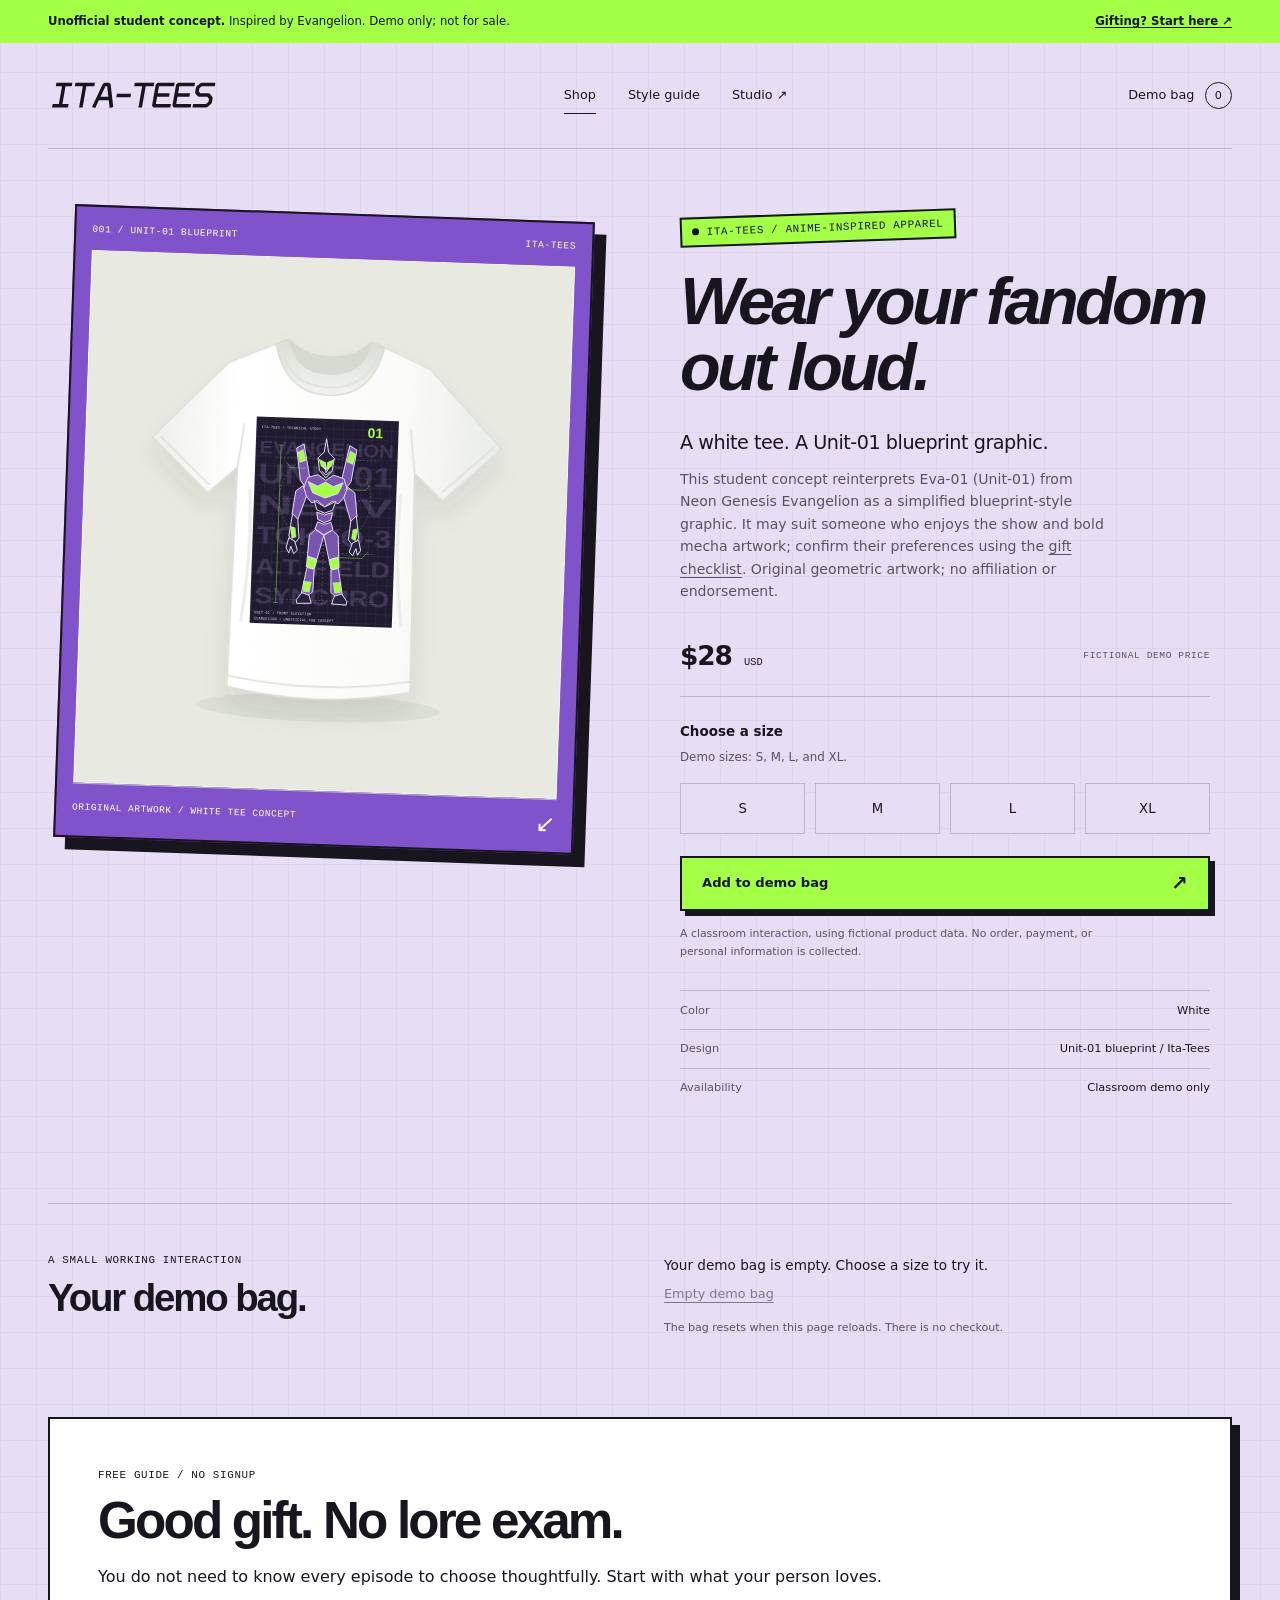
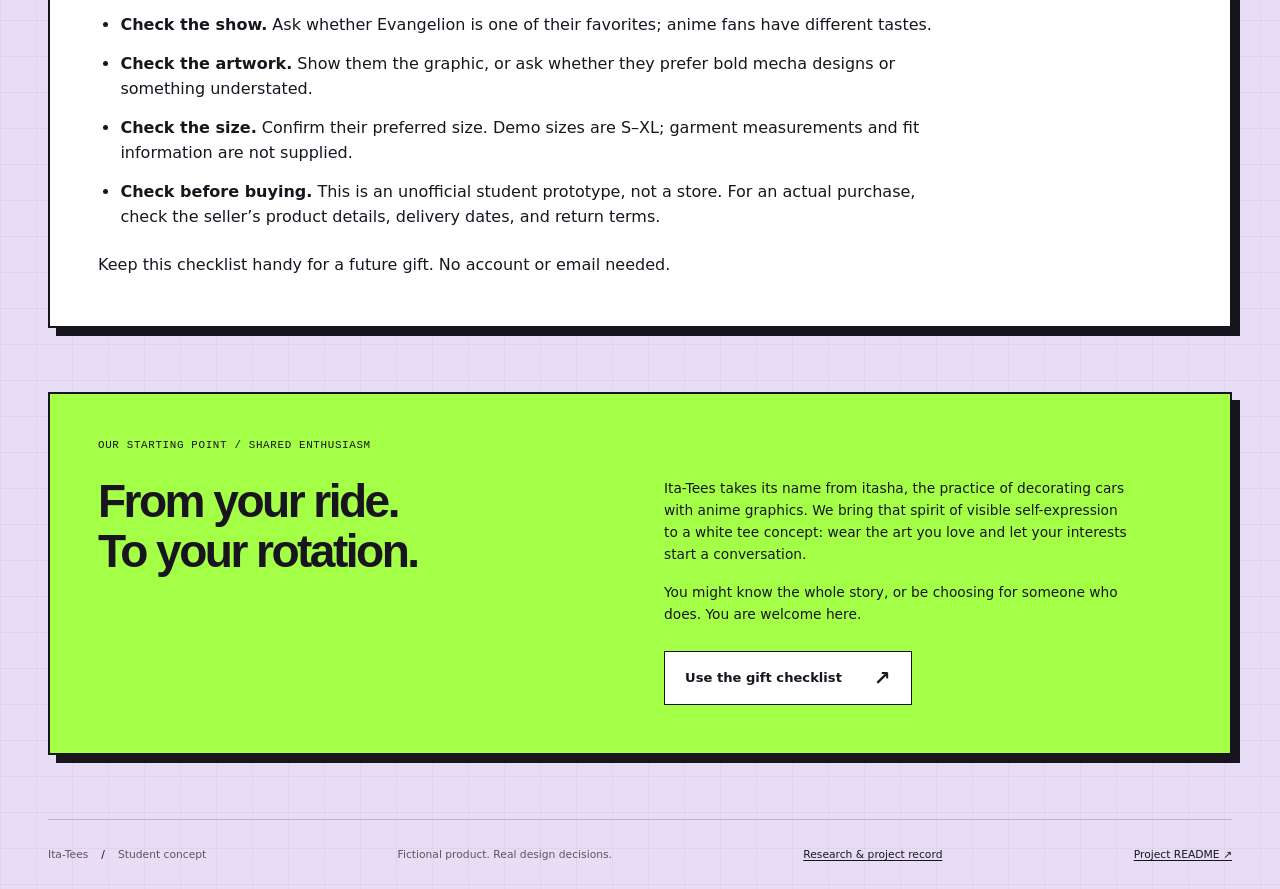
<file: public/index.html>
<!doctype html>
<html lang="en">
  <head>
    <meta charset="utf-8" />
    <meta name="viewport" content="width=device-width, initial-scale=1" />
    <meta
      name="description"
      content="Ita-Tees: wear your fandom out loud. Explore an unofficial Evangelion-inspired white graphic tee student concept."
    />
    <title>Ita-Tees — Wear your fandom out loud.</title>
    <link rel="icon" href="data:," />
    <link rel="stylesheet" href="styles.css" />
    <script src="shop.js" defer></script>
  </head>
  <body>
    <a class="skip-link" href="#main">Skip to content</a>
    <aside class="starter-notice" aria-label="Concept information">
      <span
        ><strong>Unofficial student concept.</strong> Inspired by Evangelion.
        Demo only; not for sale.</span
      ><a href="#gift-checklist">Gifting? Start here ↗</a>
    </aside>
    <header class="site-header wrap">
      <a
        class="brand-link"
        href="index.html"
        aria-label="Ita-Tees storefront home"
        ><img
          class="wordmark"
          src="assets/ita-wordmark.svg"
          alt="Ita-Tees mechanical wordmark"
          width="175"
          height="31"
      /></a>
      <nav class="main-nav" aria-label="Main navigation">
        <a class="nav-link" href="index.html" aria-current="page">Shop</a>
        <a class="nav-link" href="styleguide.html">Style guide</a>
        <a class="nav-link" href="studio.html"
          >Studio <span aria-hidden="true">↗</span></a
        >
      </nav>
      <a class="bag-link" href="#demo-bag" aria-label="View demo bag"
        >Demo bag <span id="bag-count" class="bag-count">0</span></a
      >
    </header>

    <main id="main">
      <section class="product-section wrap" aria-labelledby="product-title">
        <div class="product-visual">
          <div class="visual-label">
            <span>001 / Unit-01 blueprint</span><span>Ita-Tees</span>
          </div>
          <img
            class="shirt-image"
            src="assets/mecha-shirt.svg"
            alt="White T-shirt with a simplified Unit-01 blueprint and Evangelion-related background text"
            width="800"
            height="880"
            fetchpriority="high"
          />
          <div class="image-caption">
            <span>Original artwork / white tee concept</span
            ><span aria-hidden="true">↙</span>
          </div>
        </div>
        <div class="product-information">
          <p class="eyebrow">
            <span class="status-dot" aria-hidden="true"></span> Ita-Tees /
            Anime-inspired apparel
          </p>
          <h1 id="product-title">Wear your fandom out loud.</h1>
          <p class="product-intro">A white tee. A Unit-01 blueprint graphic.</p>
          <p class="muted product-description">
            This student concept reinterprets Eva-01 (Unit-01) from Neon Genesis
            Evangelion as a simplified blueprint-style graphic. It may suit
            someone who enjoys the show and bold mecha artwork; confirm their
            preferences using the <a href="#gift-checklist">gift checklist</a>.
            Original geometric artwork; no affiliation or endorsement.
          </p>
          <div class="price-row">
            <p class="price">$28 <span>USD</span></p>
            <span class="micro-label">Fictional demo price</span>
          </div>
          <form id="product-form" class="product-form" novalidate>
            <fieldset aria-describedby="size-help size-error">
              <legend>Choose a size</legend>
              <p id="size-help" class="field-help">
                Demo sizes: S, M, L, and XL.
              </p>
              <div class="size-options">
                <label class="size-option"
                  ><input type="radio" name="size" value="S" /><span
                    >S</span
                  ></label
                >
                <label class="size-option"
                  ><input type="radio" name="size" value="M" /><span
                    >M</span
                  ></label
                >
                <label class="size-option"
                  ><input type="radio" name="size" value="L" /><span
                    >L</span
                  ></label
                >
                <label class="size-option"
                  ><input type="radio" name="size" value="XL" /><span
                    >XL</span
                  ></label
                >
              </div>
              <p id="size-error" class="field-error" role="alert" hidden>
                Choose a size before adding the shirt to your demo bag.
              </p>
            </fieldset>
            <button class="button button-primary add-button" type="submit">
              Add to demo bag <span aria-hidden="true">↗</span>
            </button>
          </form>
          <p class="demo-disclaimer">
            A classroom interaction, using fictional product data. No order,
            payment, or personal information is collected.
          </p>
          <dl class="product-facts">
            <div>
              <dt>Color</dt>
              <dd>White</dd>
            </div>
            <div>
              <dt>Design</dt>
              <dd>Unit-01 blueprint / Ita-Tees</dd>
            </div>
            <div>
              <dt>Availability</dt>
              <dd>Classroom demo only</dd>
            </div>
          </dl>
        </div>
      </section>

      <section
        id="demo-bag"
        class="bag-section wrap"
        aria-labelledby="bag-title"
      >
        <div>
          <p class="eyebrow">A small working interaction</p>
          <h2 id="bag-title">Your demo bag.</h2>
        </div>
        <div class="bag-details">
          <p
            id="bag-status"
            class="bag-message"
            role="status"
            aria-live="polite"
            aria-atomic="true"
          >
            Your demo bag is empty. Choose a size to try it.
          </p>
          <ul id="bag-items" class="bag-items"></ul>
          <button id="clear-bag" class="text-button" type="button" disabled>
            Empty demo bag
          </button>
          <p class="field-help">
            The bag resets when this page reloads. There is no checkout.
          </p>
        </div>
      </section>

      <section
        id="gift-checklist"
        class="checklist wrap"
        aria-labelledby="gift-title"
      >
        <p class="eyebrow">Free guide / no signup</p>
        <h2 id="gift-title">Good gift. No lore exam.</h2>
        <p>
          You do not need to know every episode to choose thoughtfully. Start
          with what your person loves.
        </p>
        <ul>
          <li>
            <strong>Check the show.</strong> Ask whether Evangelion is one of
            their favorites; anime fans have different tastes.
          </li>
          <li>
            <strong>Check the artwork.</strong> Show them the graphic, or ask
            whether they prefer bold mecha designs or something understated.
          </li>
          <li>
            <strong>Check the size.</strong> Confirm their preferred size. Demo
            sizes are S–XL; garment measurements and fit information are not
            supplied.
          </li>
          <li>
            <strong>Check before buying.</strong> This is an unofficial student
            prototype, not a store. For an actual purchase, check the seller’s
            product details, delivery dates, and return terms.
          </li>
        </ul>
        <p>
          Keep this checklist handy for a future gift. No account or email
          needed.
        </p>
      </section>
      <section class="starter-next wrap" aria-labelledby="next-title">
        <p class="eyebrow">Our starting point / shared enthusiasm</p>
        <h2 id="next-title">From your ride.<br />To your rotation.</h2>
        <div>
          <p>
            Ita-Tees takes its name from itasha, the practice of decorating cars
            with anime graphics. We bring that spirit of visible self-expression
            to a white tee concept: wear the art you love and let your interests
            start a conversation.
          </p>
          <p>
            You might know the whole story, or be choosing for someone who does.
            You are welcome here.
          </p>
          <a class="button button-secondary" href="#gift-checklist"
            >Use the gift checklist <span aria-hidden="true">↗</span></a
          >
        </div>
      </section>
    </main>

    <footer class="site-footer wrap">
      <p>Ita-Tees <span class="footer-separator"> / </span> Student concept</p>
      <p class="footer-tagline">Fictional product. Real design decisions.</p>
      <a href="research.html">Research &amp; project record</a>
      <a href="https://github.com/aka223-ui/is117-brand-studio-1#readme"
        >Project README <span aria-hidden="true">↗</span></a
      >
    </footer>
  </body>
</html>
</file>
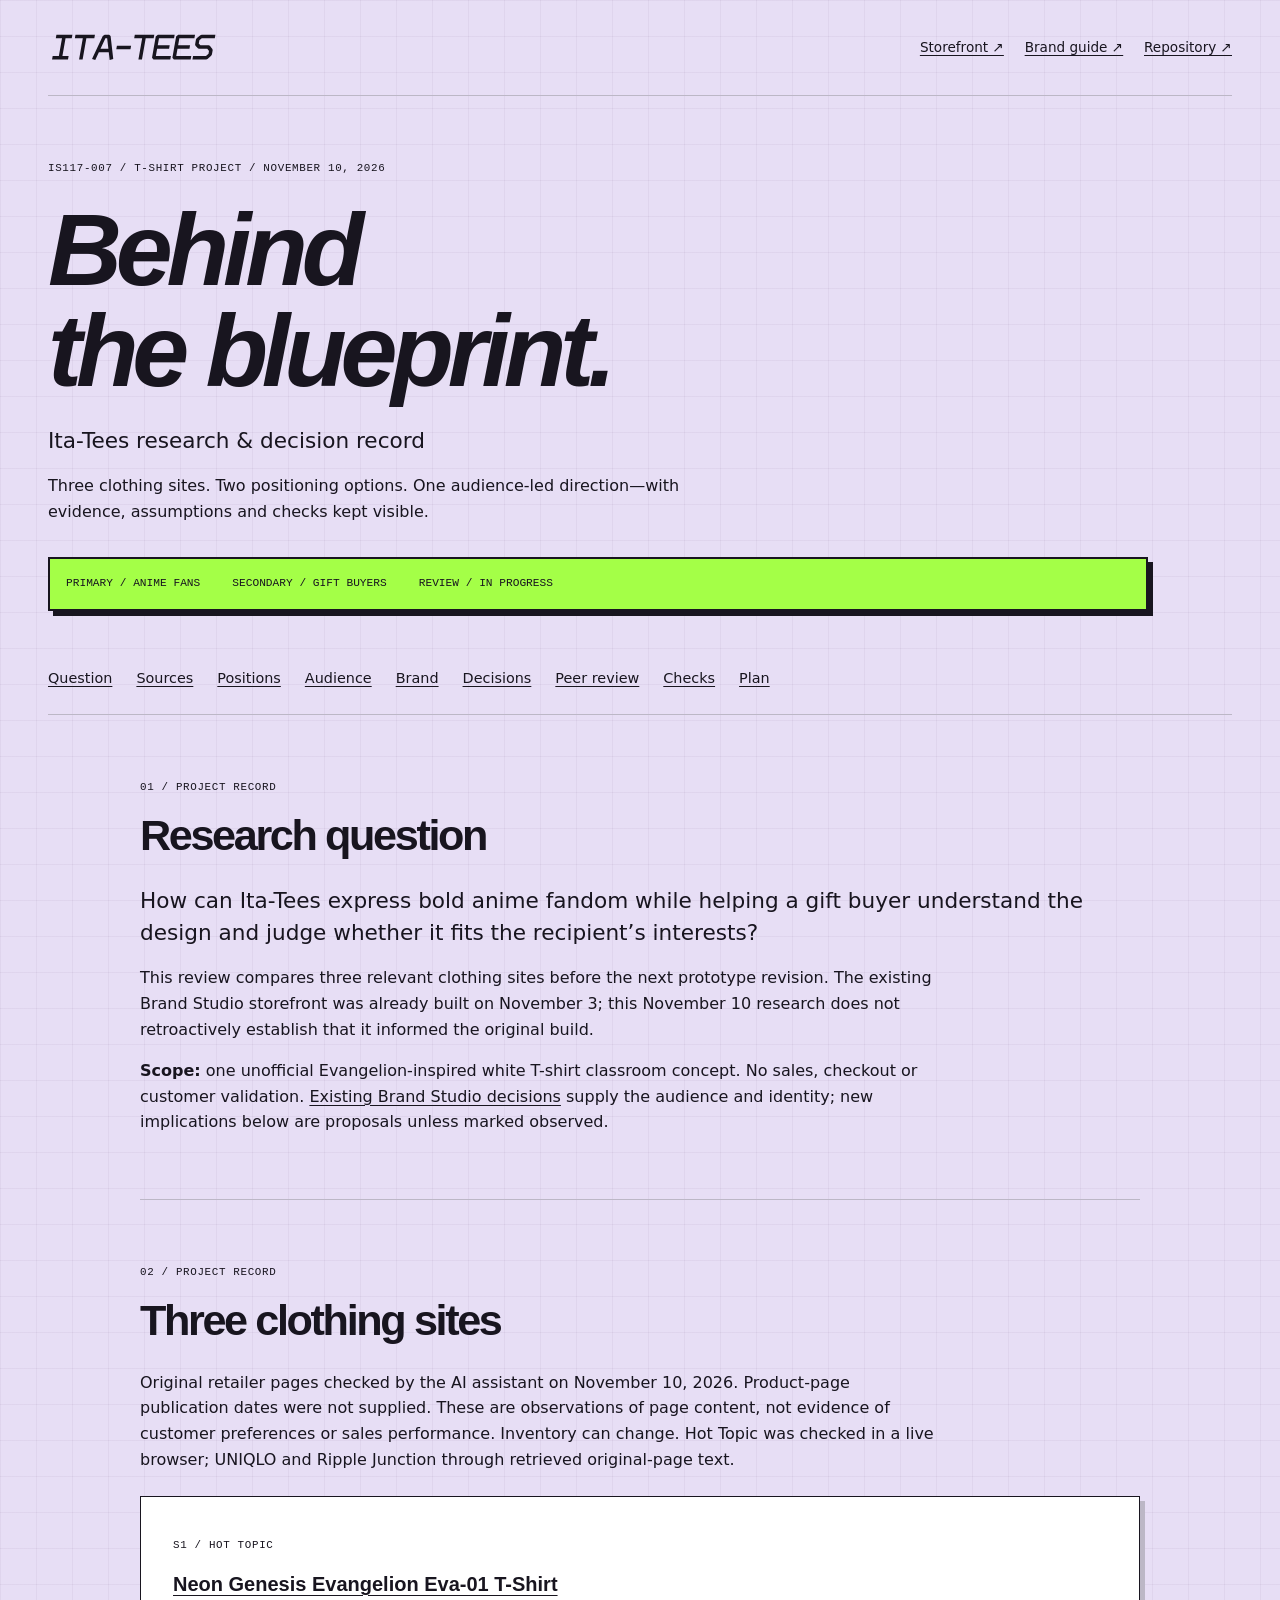
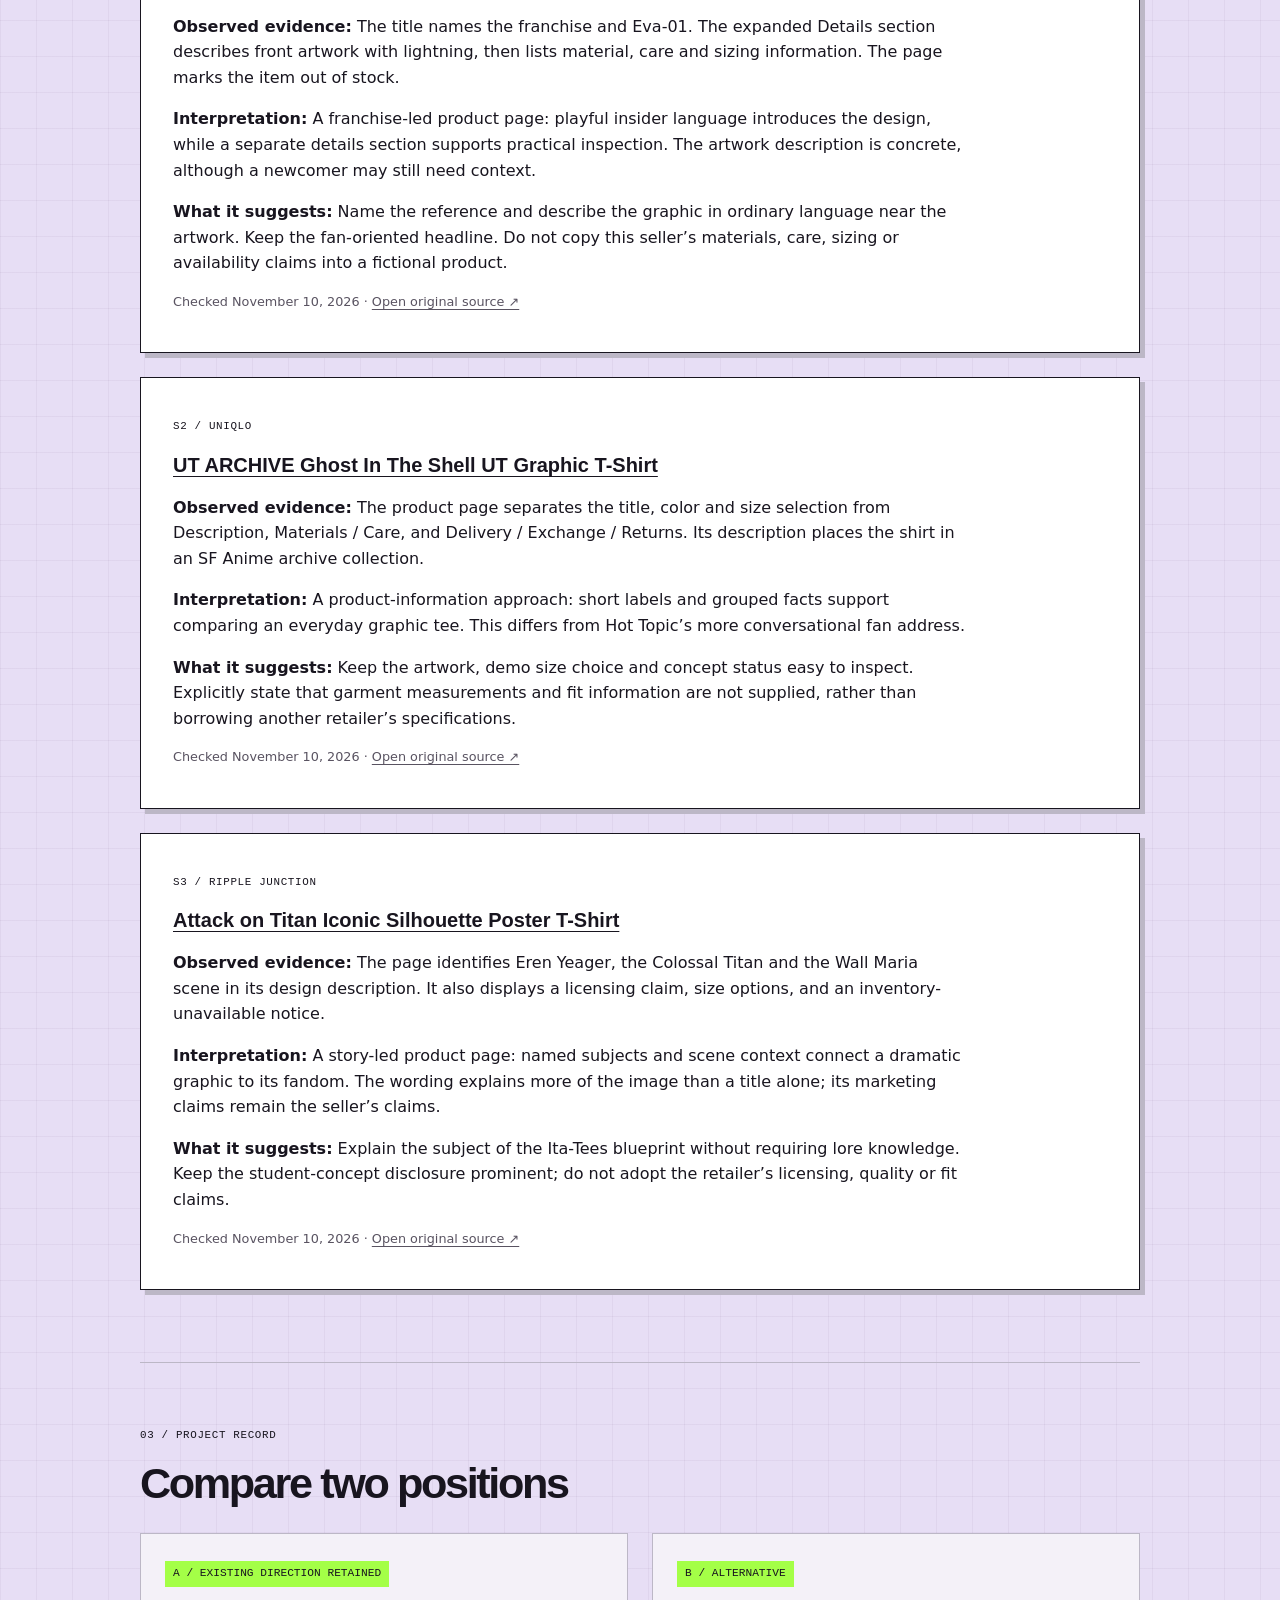
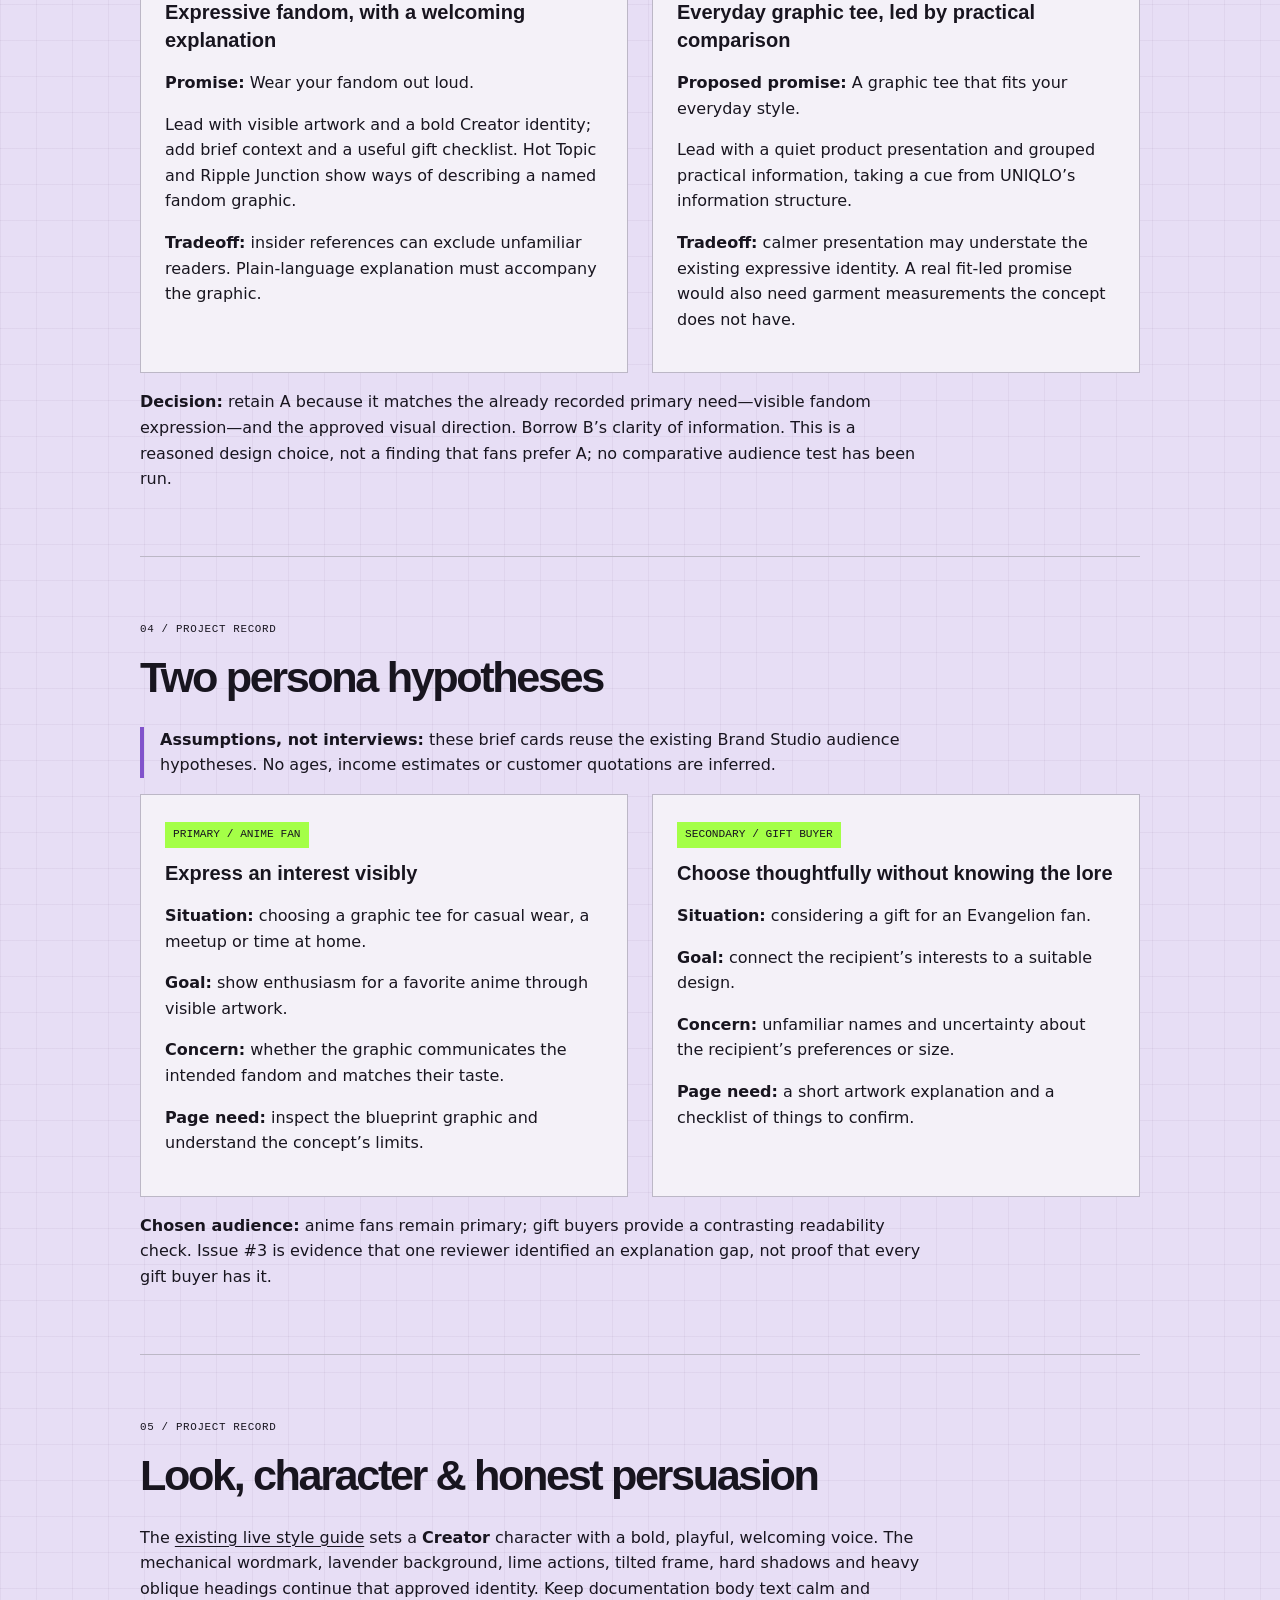
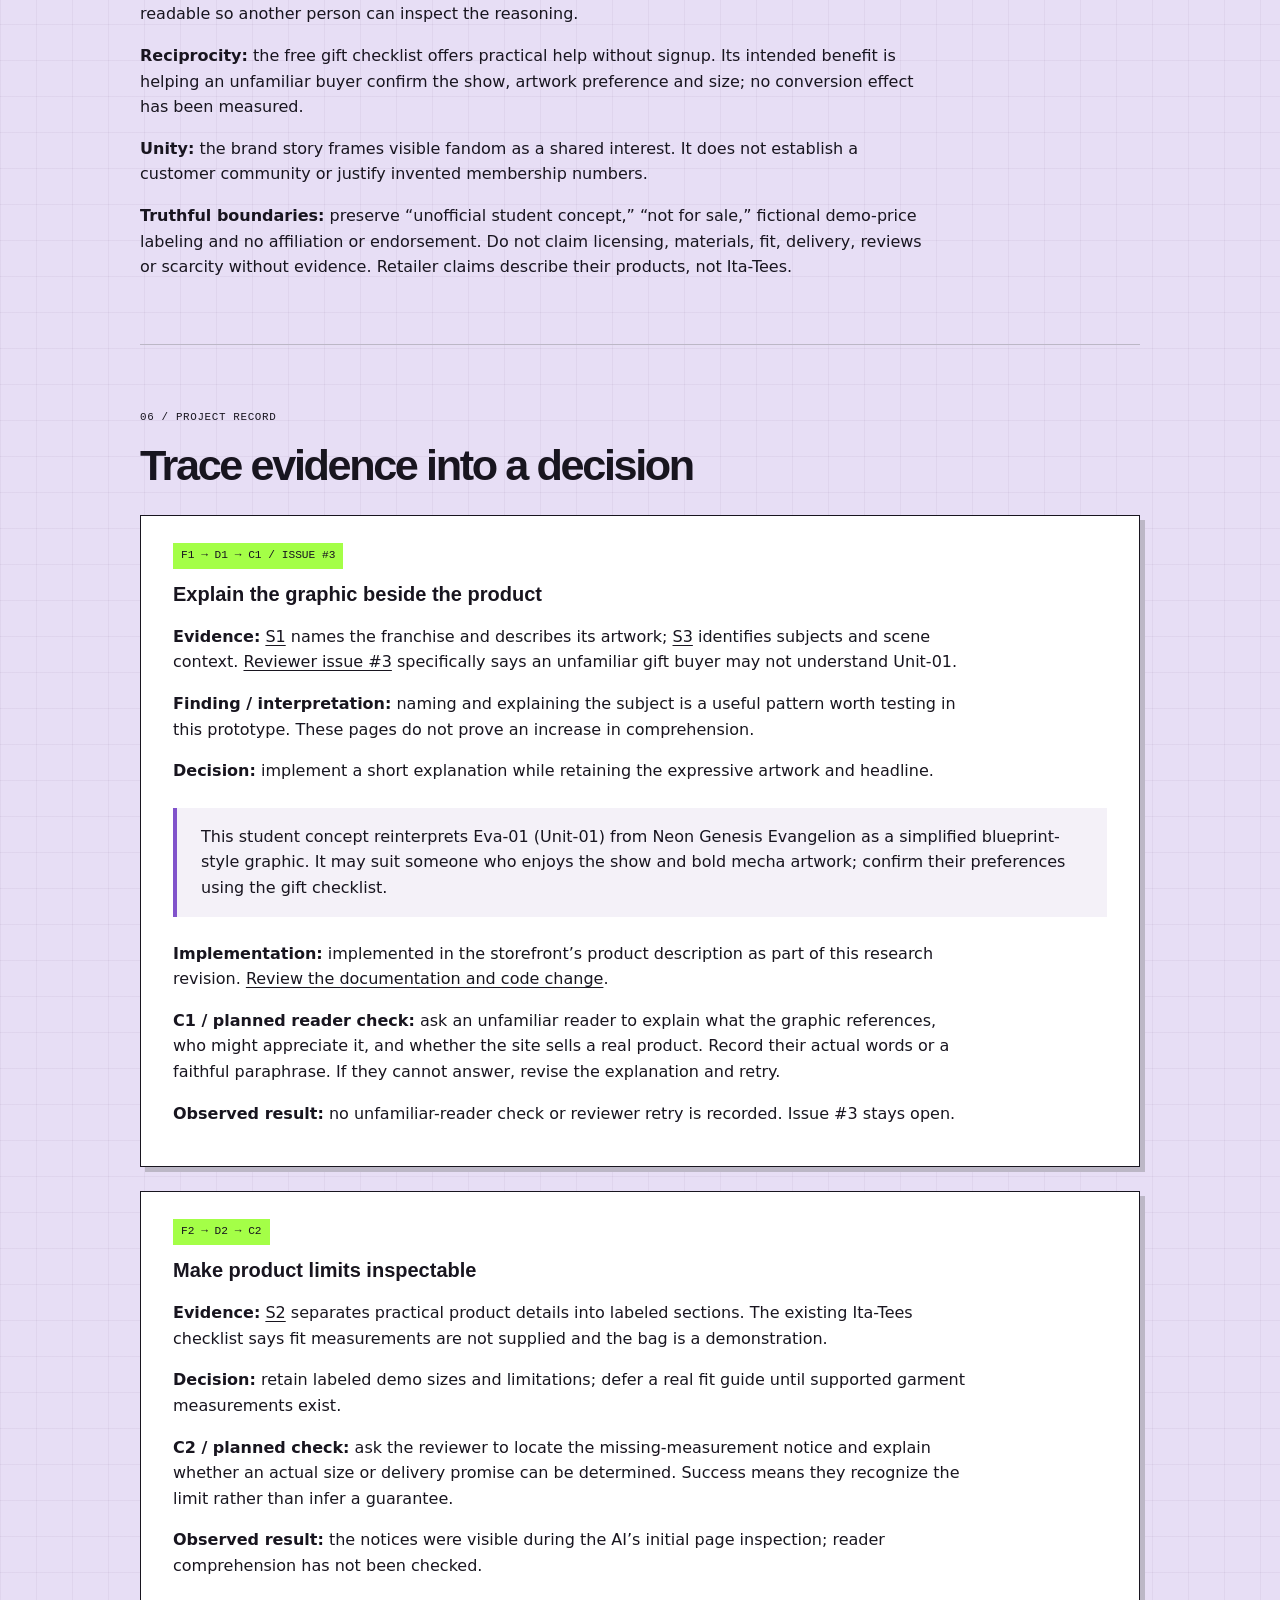
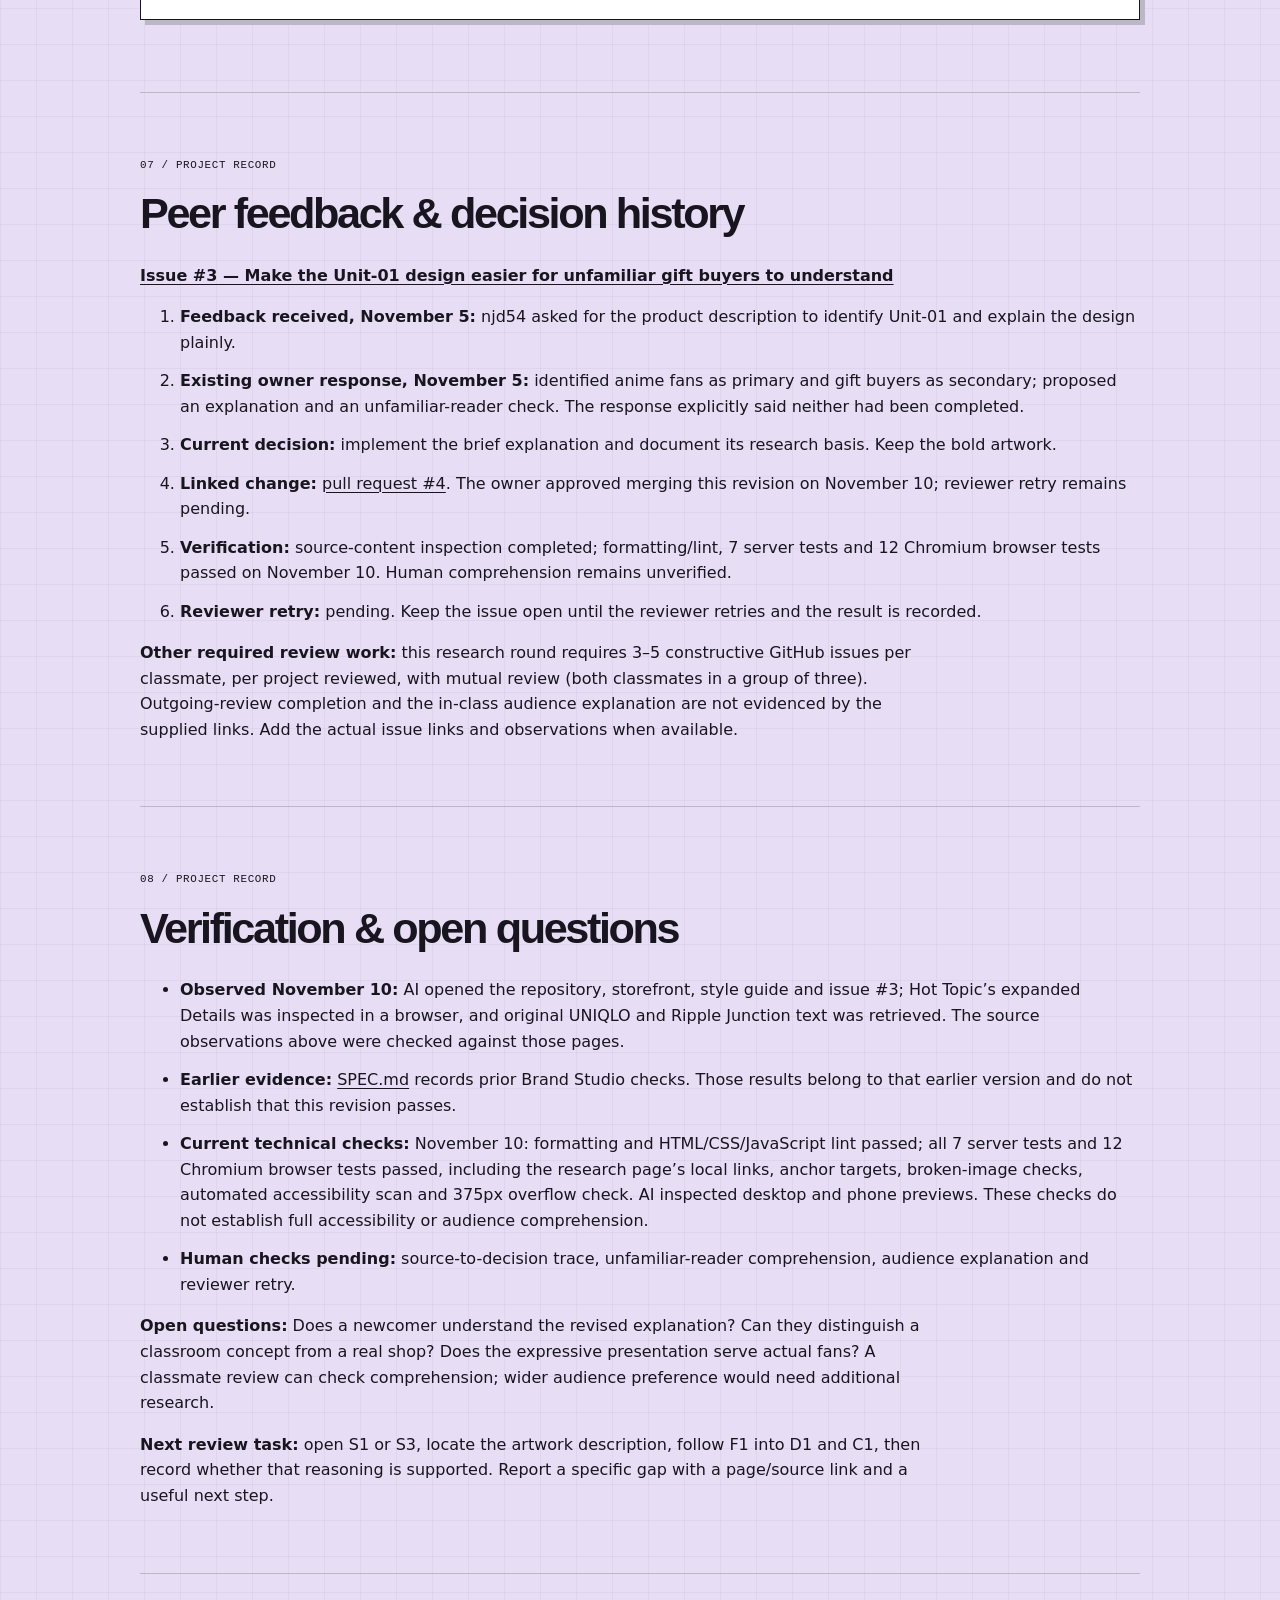
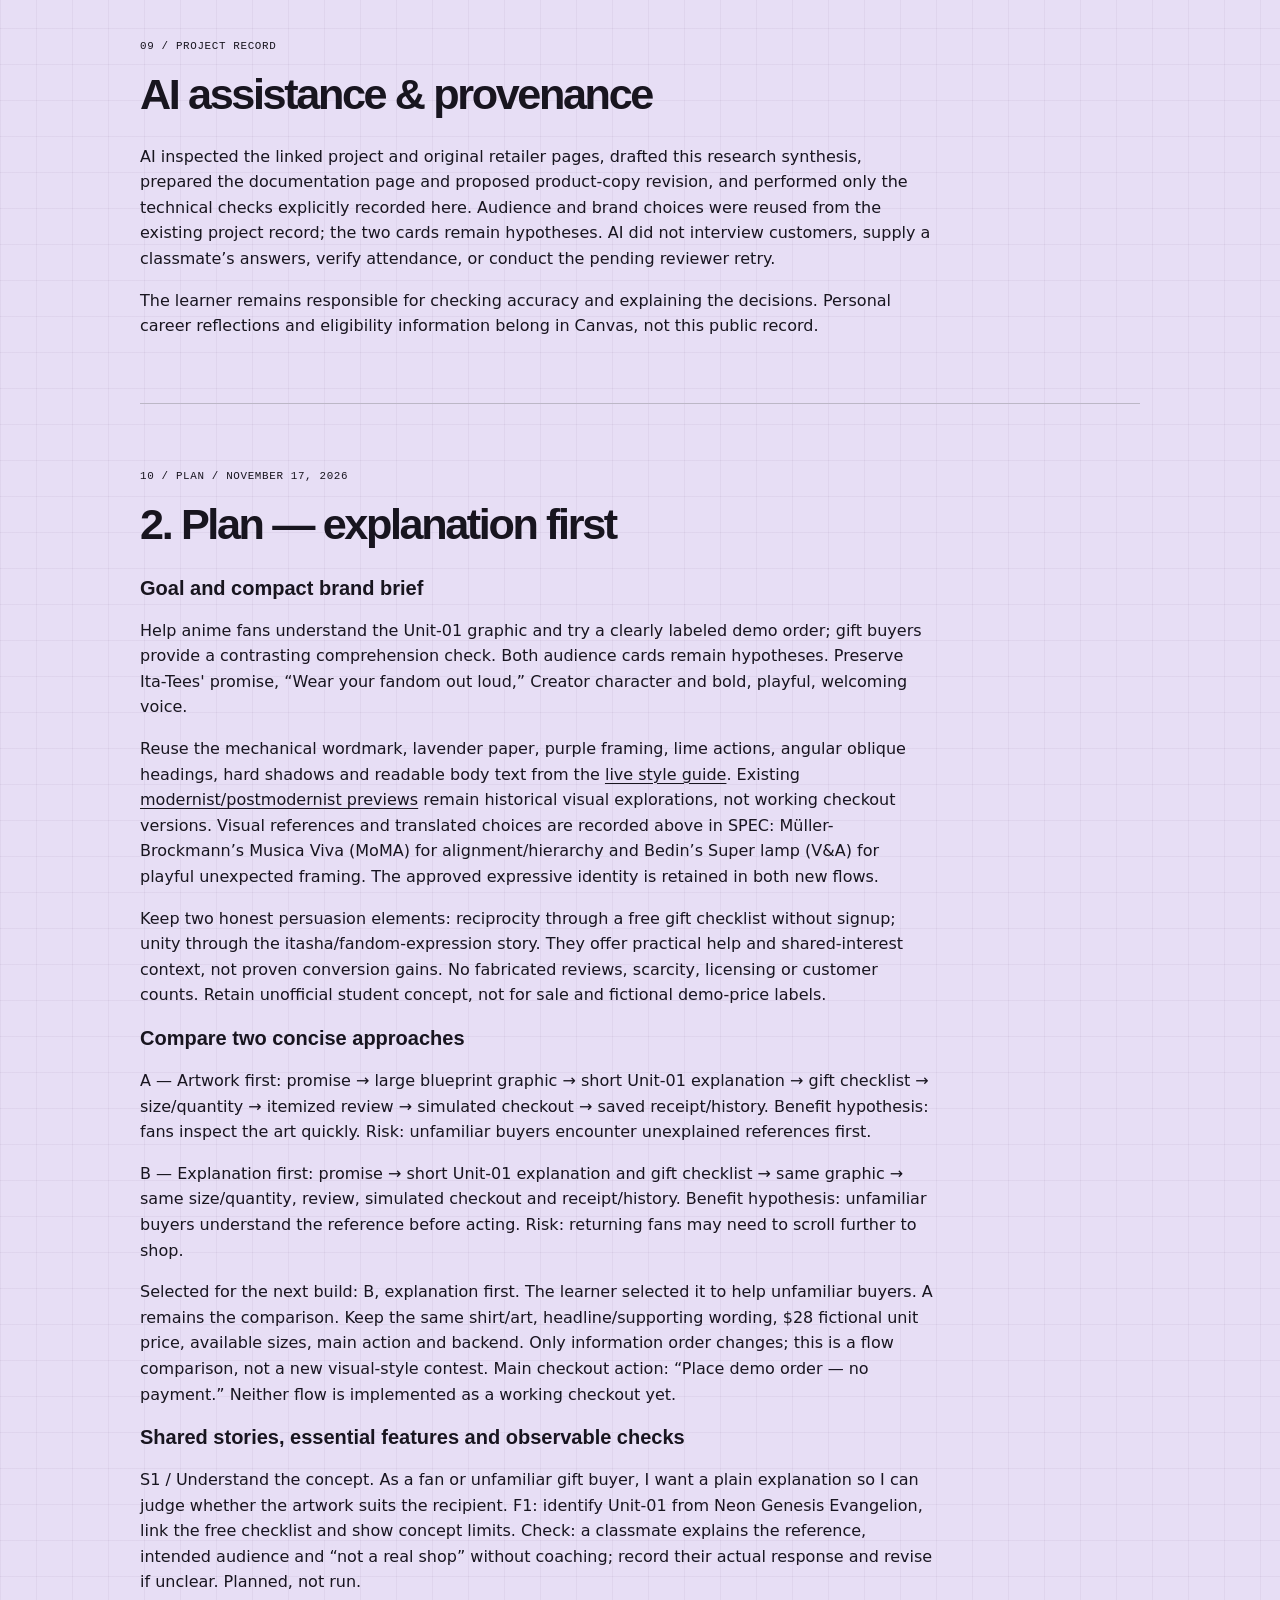
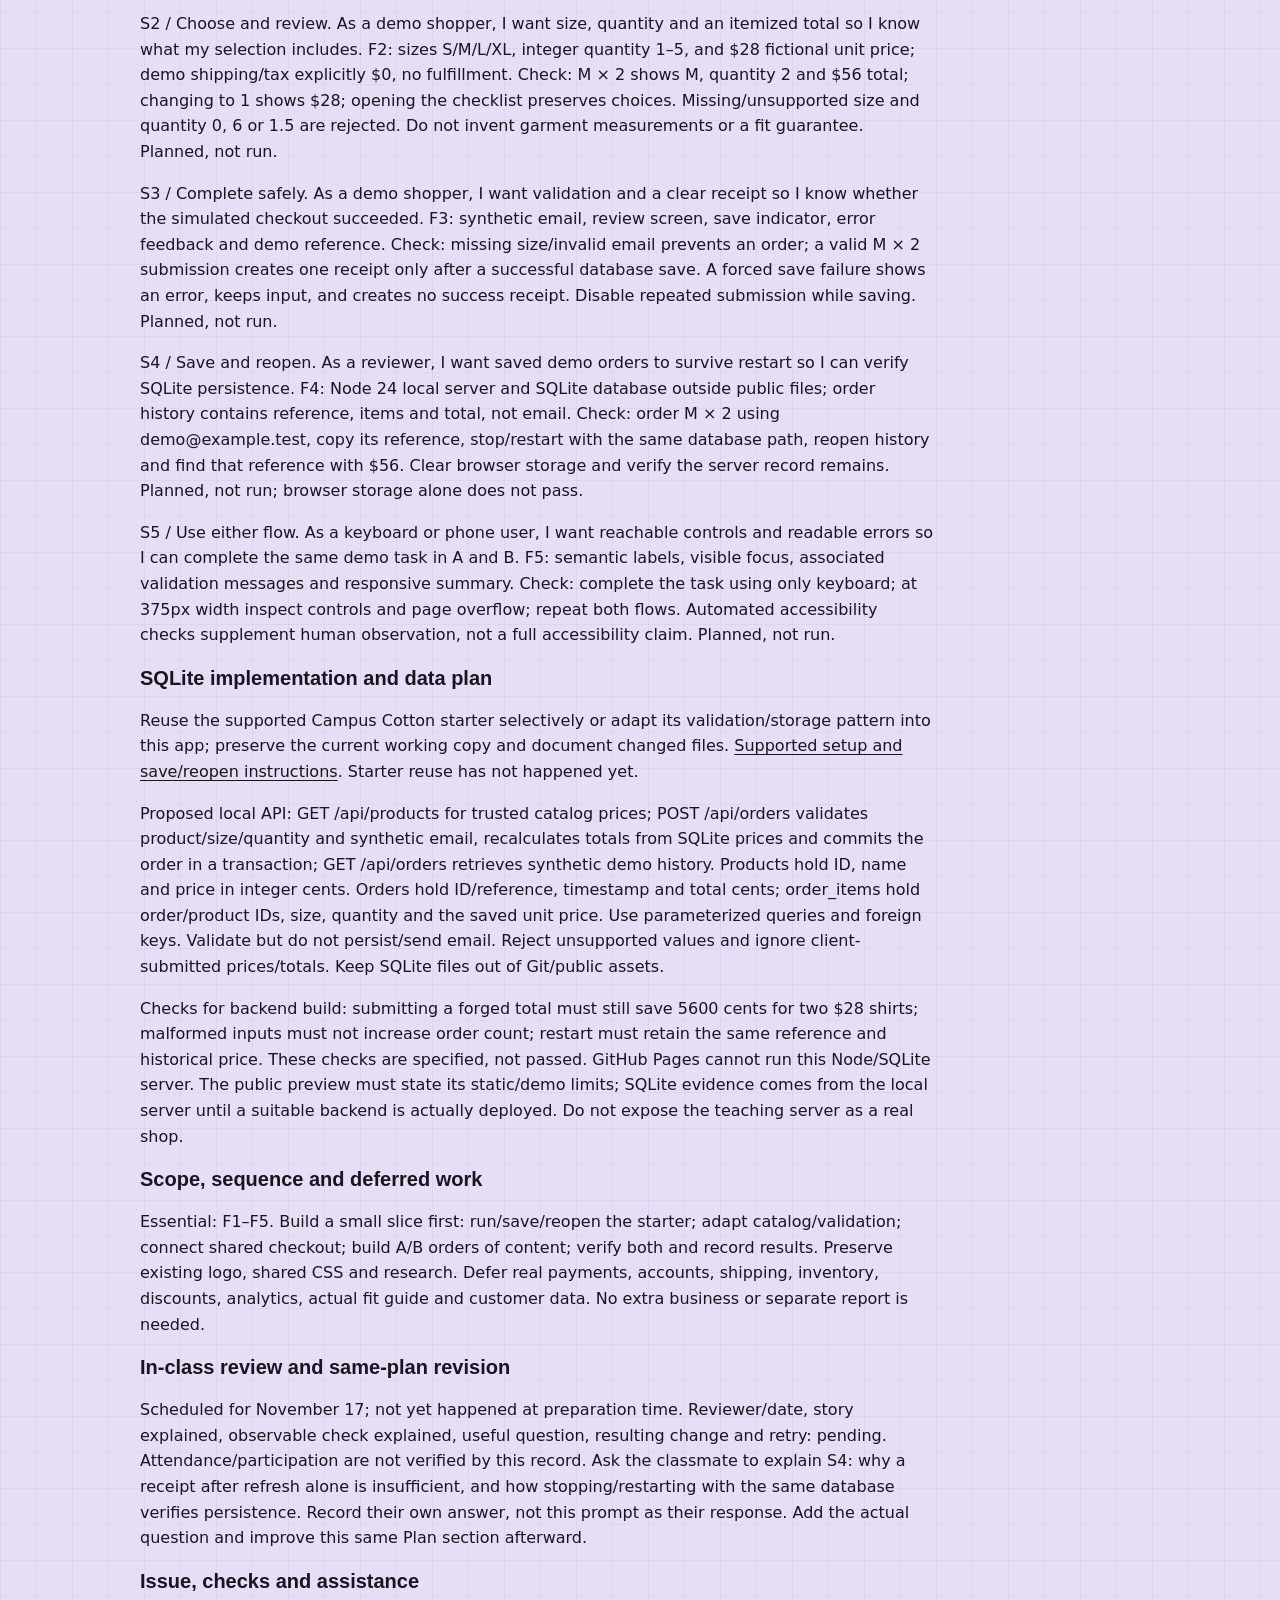
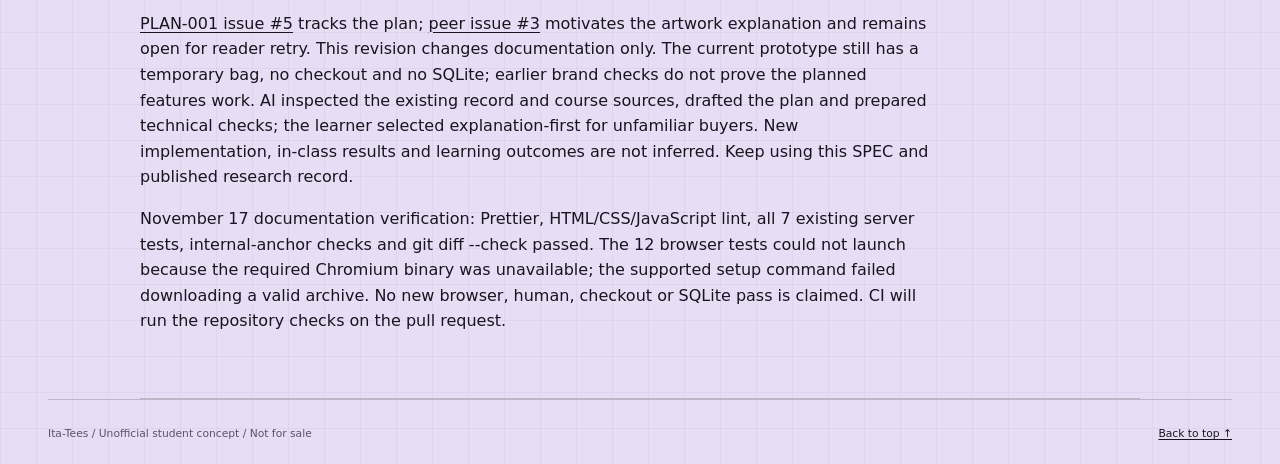
<file: public/research.html>
<!doctype html>
<html lang="en">
  <head>
    <meta charset="utf-8" />
    <meta name="viewport" content="width=device-width, initial-scale=1" />
    <meta
      name="description"
      content="Ita-Tees research record: original clothing sources, audience hypotheses, design decisions and peer review."
    />
    <title>Ita-Tees — Research &amp; project record</title>
    <link rel="icon" href="data:," />
    <link rel="stylesheet" href="styles.css" />
    <link rel="stylesheet" href="research.css" />
  </head>
  <body>
    <a class="skip-link" href="#main">Skip to content</a>
    <header class="research-header wrap">
      <a href="index.html" aria-label="Ita-Tees storefront home"
        ><img
          src="assets/ita-wordmark.svg"
          alt="Ita-Tees"
          width="175"
          height="31"
      /></a>
      <nav aria-label="Project navigation">
        <a href="index.html">Storefront ↗</a
        ><a href="styleguide.html">Brand guide ↗</a
        ><a href="https://github.com/aka223-ui/is117-brand-studio-1"
          >Repository ↗</a
        >
      </nav>
    </header>
    <main id="main" class="wrap research-main">
      <div class="research-hero">
        <p class="eyebrow">IS117-007 / T-SHIRT PROJECT / NOVEMBER 10, 2026</p>
        <h1>Behind<br />the blueprint.</h1>
        <p class="lead">Ita-Tees research &amp; decision record</p>
        <p>
          Three clothing sites. Two positioning options. One audience-led
          direction—with evidence, assumptions and checks kept visible.
        </p>
        <div class="hero-strip">
          <span>PRIMARY / ANIME FANS</span><span>SECONDARY / GIFT BUYERS</span
          ><span>REVIEW / IN PROGRESS</span>
        </div>
      </div>
      <nav class="research-nav" aria-label="Research sections">
        <a href="#question">Question</a><a href="#sources">Sources</a
        ><a href="#positions">Positions</a><a href="#audience">Audience</a
        ><a href="#brand">Brand</a><a href="#decisions">Decisions</a
        ><a href="#review">Peer review</a><a href="#checks">Checks</a
        ><a href="#plan">Plan</a>
      </nav>
      <div class="research-body">
        <section id="question" class="research-section">
          <p class="eyebrow">01 / PROJECT RECORD</p>
          <h2>Research question</h2>
          <p class="lead">
            How can Ita-Tees express bold anime fandom while helping a gift
            buyer understand the design and judge whether it fits the
            recipient’s interests?
          </p>
          <p>
            This review compares three relevant clothing sites before the next
            prototype revision. The existing Brand Studio storefront was already
            built on November 3; this November 10 research does not
            retroactively establish that it informed the original build.
          </p>
          <p>
            <strong>Scope:</strong> one unofficial Evangelion-inspired white
            T-shirt classroom concept. No sales, checkout or customer
            validation.
            <a
              href="https://github.com/aka223-ui/is117-brand-studio-1/blob/main/SPEC.md"
              >Existing Brand Studio decisions</a
            >
            supply the audience and identity; new implications below are
            proposals unless marked observed.
          </p>
        </section>
        <section id="sources" class="research-section">
          <p class="eyebrow">02 / PROJECT RECORD</p>
          <h2>Three clothing sites</h2>
          <p>
            Original retailer pages checked by the AI assistant on
            <time datetime="2026-11-10">November 10, 2026</time>. Product-page
            publication dates were not supplied. These are observations of page
            content, not evidence of customer preferences or sales performance.
            Inventory can change. Hot Topic was checked in a live browser;
            UNIQLO and Ripple Junction through retrieved original-page text.
          </p>
          <article class="source-card" id="s1">
            <p class="eyebrow">S1 / HOT TOPIC</p>
            <h3>
              <a
                href="https://www.hottopic.com/product/neon-genesis-evangelion-eva-01-t-shirt/35238650.html"
                >Neon Genesis Evangelion Eva-01 T-Shirt</a
              >
            </h3>
            <p>
              <strong>Observed evidence:</strong> The title names the franchise
              and Eva-01. The expanded Details section describes front artwork
              with lightning, then lists material, care and sizing information.
              The page marks the item out of stock.
            </p>
            <p>
              <strong>Interpretation:</strong> A franchise-led product page:
              playful insider language introduces the design, while a separate
              details section supports practical inspection. The artwork
              description is concrete, although a newcomer may still need
              context.
            </p>
            <p>
              <strong>What it suggests:</strong> Name the reference and describe
              the graphic in ordinary language near the artwork. Keep the
              fan-oriented headline. Do not copy this seller’s materials, care,
              sizing or availability claims into a fictional product.
            </p>
            <p class="source-date">
              Checked November 10, 2026 ·
              <a
                href="https://www.hottopic.com/product/neon-genesis-evangelion-eva-01-t-shirt/35238650.html"
                >Open original source ↗</a
              >
            </p>
          </article>
          <article class="source-card" id="s2">
            <p class="eyebrow">S2 / UNIQLO</p>
            <h3>
              <a href="https://www.uniqlo.com/us/en/products/E478489-000/00"
                >UT ARCHIVE Ghost In The Shell UT Graphic T-Shirt</a
              >
            </h3>
            <p>
              <strong>Observed evidence:</strong> The product page separates the
              title, color and size selection from Description, Materials /
              Care, and Delivery / Exchange / Returns. Its description places
              the shirt in an SF Anime archive collection.
            </p>
            <p>
              <strong>Interpretation:</strong> A product-information approach:
              short labels and grouped facts support comparing an everyday
              graphic tee. This differs from Hot Topic’s more conversational fan
              address.
            </p>
            <p>
              <strong>What it suggests:</strong> Keep the artwork, demo size
              choice and concept status easy to inspect. Explicitly state that
              garment measurements and fit information are not supplied, rather
              than borrowing another retailer’s specifications.
            </p>
            <p class="source-date">
              Checked November 10, 2026 ·
              <a href="https://www.uniqlo.com/us/en/products/E478489-000/00"
                >Open original source ↗</a
              >
            </p>
          </article>
          <article class="source-card" id="s3">
            <p class="eyebrow">S3 / RIPPLE JUNCTION</p>
            <h3>
              <a
                href="https://www.ripplejunction.com/products/attack-on-titan-iconic-silhouette-poster-t-shirt"
                >Attack on Titan Iconic Silhouette Poster T-Shirt</a
              >
            </h3>
            <p>
              <strong>Observed evidence:</strong> The page identifies Eren
              Yeager, the Colossal Titan and the Wall Maria scene in its design
              description. It also displays a licensing claim, size options, and
              an inventory-unavailable notice.
            </p>
            <p>
              <strong>Interpretation:</strong> A story-led product page: named
              subjects and scene context connect a dramatic graphic to its
              fandom. The wording explains more of the image than a title alone;
              its marketing claims remain the seller’s claims.
            </p>
            <p>
              <strong>What it suggests:</strong> Explain the subject of the
              Ita-Tees blueprint without requiring lore knowledge. Keep the
              student-concept disclosure prominent; do not adopt the retailer’s
              licensing, quality or fit claims.
            </p>
            <p class="source-date">
              Checked November 10, 2026 ·
              <a
                href="https://www.ripplejunction.com/products/attack-on-titan-iconic-silhouette-poster-t-shirt"
                >Open original source ↗</a
              >
            </p>
          </article>
        </section>
        <section id="positions" class="research-section">
          <p class="eyebrow">03 / PROJECT RECORD</p>
          <h2>Compare two positions</h2>
          <div class="comparison">
            <article>
              <span class="tag">A / EXISTING DIRECTION RETAINED</span>
              <h3>Expressive fandom, with a welcoming explanation</h3>
              <p><strong>Promise:</strong> Wear your fandom out loud.</p>
              <p>
                Lead with visible artwork and a bold Creator identity; add brief
                context and a useful gift checklist. Hot Topic and Ripple
                Junction show ways of describing a named fandom graphic.
              </p>
              <p>
                <strong>Tradeoff:</strong> insider references can exclude
                unfamiliar readers. Plain-language explanation must accompany
                the graphic.
              </p>
            </article>
            <article>
              <span class="tag">B / ALTERNATIVE</span>
              <h3>Everyday graphic tee, led by practical comparison</h3>
              <p>
                <strong>Proposed promise:</strong> A graphic tee that fits your
                everyday style.
              </p>
              <p>
                Lead with a quiet product presentation and grouped practical
                information, taking a cue from UNIQLO’s information structure.
              </p>
              <p>
                <strong>Tradeoff:</strong> calmer presentation may understate
                the existing expressive identity. A real fit-led promise would
                also need garment measurements the concept does not have.
              </p>
            </article>
          </div>
          <p>
            <strong>Decision:</strong> retain A because it matches the already
            recorded primary need—visible fandom expression—and the approved
            visual direction. Borrow B’s clarity of information. This is a
            reasoned design choice, not a finding that fans prefer A; no
            comparative audience test has been run.
          </p>
        </section>
        <section id="audience" class="research-section">
          <p class="eyebrow">04 / PROJECT RECORD</p>
          <h2>Two persona hypotheses</h2>
          <p class="notice">
            <strong>Assumptions, not interviews:</strong> these brief cards
            reuse the existing Brand Studio audience hypotheses. No ages, income
            estimates or customer quotations are inferred.
          </p>
          <div class="comparison">
            <article>
              <span class="tag">PRIMARY / ANIME FAN</span>
              <h3>Express an interest visibly</h3>
              <p>
                <strong>Situation:</strong> choosing a graphic tee for casual
                wear, a meetup or time at home.
              </p>
              <p>
                <strong>Goal:</strong> show enthusiasm for a favorite anime
                through visible artwork.
              </p>
              <p>
                <strong>Concern:</strong> whether the graphic communicates the
                intended fandom and matches their taste.
              </p>
              <p>
                <strong>Page need:</strong> inspect the blueprint graphic and
                understand the concept’s limits.
              </p>
            </article>
            <article>
              <span class="tag">SECONDARY / GIFT BUYER</span>
              <h3>Choose thoughtfully without knowing the lore</h3>
              <p>
                <strong>Situation:</strong> considering a gift for an Evangelion
                fan.
              </p>
              <p>
                <strong>Goal:</strong> connect the recipient’s interests to a
                suitable design.
              </p>
              <p>
                <strong>Concern:</strong> unfamiliar names and uncertainty about
                the recipient’s preferences or size.
              </p>
              <p>
                <strong>Page need:</strong> a short artwork explanation and a
                checklist of things to confirm.
              </p>
            </article>
          </div>
          <p>
            <strong>Chosen audience:</strong> anime fans remain primary; gift
            buyers provide a contrasting readability check. Issue #3 is evidence
            that one reviewer identified an explanation gap, not proof that
            every gift buyer has it.
          </p>
        </section>
        <section id="brand" class="research-section">
          <p class="eyebrow">05 / PROJECT RECORD</p>
          <h2>Look, character &amp; honest persuasion</h2>
          <p>
            The <a href="styleguide.html">existing live style guide</a> sets a
            <strong>Creator</strong> character with a bold, playful, welcoming
            voice. The mechanical wordmark, lavender background, lime actions,
            tilted frame, hard shadows and heavy oblique headings continue that
            approved identity. Keep documentation body text calm and readable so
            another person can inspect the reasoning.
          </p>
          <p>
            <strong>Reciprocity:</strong> the free gift checklist offers
            practical help without signup. Its intended benefit is helping an
            unfamiliar buyer confirm the show, artwork preference and size; no
            conversion effect has been measured.
          </p>
          <p>
            <strong>Unity:</strong> the brand story frames visible fandom as a
            shared interest. It does not establish a customer community or
            justify invented membership numbers.
          </p>
          <p>
            <strong>Truthful boundaries:</strong> preserve “unofficial student
            concept,” “not for sale,” fictional demo-price labeling and no
            affiliation or endorsement. Do not claim licensing, materials, fit,
            delivery, reviews or scarcity without evidence. Retailer claims
            describe their products, not Ita-Tees.
          </p>
        </section>
        <section id="decisions" class="research-section">
          <p class="eyebrow">06 / PROJECT RECORD</p>
          <h2>Trace evidence into a decision</h2>
          <article class="source-card">
            <span class="tag">F1 → D1 → C1 / ISSUE #3</span>
            <h3>Explain the graphic beside the product</h3>
            <p>
              <strong>Evidence:</strong> <a href="#s1">S1</a> names the
              franchise and describes its artwork;
              <a href="#s3">S3</a> identifies subjects and scene context.
              <a
                href="https://github.com/aka223-ui/is117-brand-studio-1/issues/3"
                >Reviewer issue #3</a
              >
              specifically says an unfamiliar gift buyer may not understand
              Unit-01.
            </p>
            <p>
              <strong>Finding / interpretation:</strong> naming and explaining
              the subject is a useful pattern worth testing in this prototype.
              These pages do not prove an increase in comprehension.
            </p>
            <p>
              <strong>Decision:</strong> implement a short explanation while
              retaining the expressive artwork and headline.
            </p>
            <blockquote>
              This student concept reinterprets Eva-01 (Unit-01) from Neon
              Genesis Evangelion as a simplified blueprint-style graphic. It may
              suit someone who enjoys the show and bold mecha artwork; confirm
              their preferences using the gift checklist.
            </blockquote>
            <p>
              <strong>Implementation:</strong> implemented in the storefront’s
              product description as part of this research revision.
              <a href="https://github.com/aka223-ui/is117-brand-studio-1/pull/4"
                >Review the documentation and code change</a
              >.
            </p>
            <p>
              <strong>C1 / planned reader check:</strong> ask an unfamiliar
              reader to explain what the graphic references, who might
              appreciate it, and whether the site sells a real product. Record
              their actual words or a faithful paraphrase. If they cannot
              answer, revise the explanation and retry.
            </p>
            <p>
              <strong>Observed result:</strong> no unfamiliar-reader check or
              reviewer retry is recorded. Issue #3 stays open.
            </p>
          </article>
          <article class="source-card">
            <span class="tag">F2 → D2 → C2</span>
            <h3>Make product limits inspectable</h3>
            <p>
              <strong>Evidence:</strong> <a href="#s2">S2</a> separates
              practical product details into labeled sections. The existing
              Ita-Tees checklist says fit measurements are not supplied and the
              bag is a demonstration.
            </p>
            <p>
              <strong>Decision:</strong> retain labeled demo sizes and
              limitations; defer a real fit guide until supported garment
              measurements exist.
            </p>
            <p>
              <strong>C2 / planned check:</strong> ask the reviewer to locate
              the missing-measurement notice and explain whether an actual size
              or delivery promise can be determined. Success means they
              recognize the limit rather than infer a guarantee.
            </p>
            <p>
              <strong>Observed result:</strong> the notices were visible during
              the AI’s initial page inspection; reader comprehension has not
              been checked.
            </p>
          </article>
        </section>
        <section id="review" class="research-section">
          <p class="eyebrow">07 / PROJECT RECORD</p>
          <h2>Peer feedback &amp; decision history</h2>
          <p>
            <a href="https://github.com/aka223-ui/is117-brand-studio-1/issues/3"
              ><strong
                >Issue #3 — Make the Unit-01 design easier for unfamiliar gift
                buyers to understand</strong
              ></a
            >
          </p>
          <ol class="history">
            <li>
              <strong>Feedback received, November 5:</strong> njd54 asked for
              the product description to identify Unit-01 and explain the design
              plainly.
            </li>
            <li>
              <strong>Existing owner response, November 5:</strong> identified
              anime fans as primary and gift buyers as secondary; proposed an
              explanation and an unfamiliar-reader check. The response
              explicitly said neither had been completed.
            </li>
            <li>
              <strong>Current decision:</strong> implement the brief explanation
              and document its research basis. Keep the bold artwork.
            </li>
            <li>
              <strong>Linked change:</strong>
              <a href="https://github.com/aka223-ui/is117-brand-studio-1/pull/4"
                >pull request #4</a
              >. The owner approved merging this revision on November 10;
              reviewer retry remains pending.
            </li>
            <li>
              <strong>Verification:</strong> source-content inspection
              completed; formatting/lint, 7 server tests and 12 Chromium browser
              tests passed on November 10. Human comprehension remains
              unverified.
            </li>
            <li>
              <strong>Reviewer retry:</strong> pending. Keep the issue open
              until the reviewer retries and the result is recorded.
            </li>
          </ol>
          <p>
            <strong>Other required review work:</strong> this research round
            requires 3–5 constructive GitHub issues per classmate, per project
            reviewed, with mutual review (both classmates in a group of three).
            Outgoing-review completion and the in-class audience explanation are
            not evidenced by the supplied links. Add the actual issue links and
            observations when available.
          </p>
        </section>
        <section id="checks" class="research-section">
          <p class="eyebrow">08 / PROJECT RECORD</p>
          <h2>Verification &amp; open questions</h2>
          <ul>
            <li>
              <strong>Observed November 10:</strong> AI opened the repository,
              storefront, style guide and issue #3; Hot Topic’s expanded Details
              was inspected in a browser, and original UNIQLO and Ripple
              Junction text was retrieved. The source observations above were
              checked against those pages.
            </li>
            <li>
              <strong>Earlier evidence:</strong>
              <a
                href="https://github.com/aka223-ui/is117-brand-studio-1/blob/main/SPEC.md"
                >SPEC.md</a
              >
              records prior Brand Studio checks. Those results belong to that
              earlier version and do not establish that this revision passes.
            </li>
            <li>
              <strong>Current technical checks:</strong> November 10: formatting
              and HTML/CSS/JavaScript lint passed; all 7 server tests and 12
              Chromium browser tests passed, including the research page’s local
              links, anchor targets, broken-image checks, automated
              accessibility scan and 375px overflow check. AI inspected desktop
              and phone previews. These checks do not establish full
              accessibility or audience comprehension.
            </li>
            <li>
              <strong>Human checks pending:</strong> source-to-decision trace,
              unfamiliar-reader comprehension, audience explanation and reviewer
              retry.
            </li>
          </ul>
          <p>
            <strong>Open questions:</strong> Does a newcomer understand the
            revised explanation? Can they distinguish a classroom concept from a
            real shop? Does the expressive presentation serve actual fans? A
            classmate review can check comprehension; wider audience preference
            would need additional research.
          </p>
          <p>
            <strong>Next review task:</strong> open S1 or S3, locate the artwork
            description, follow F1 into D1 and C1, then record whether that
            reasoning is supported. Report a specific gap with a page/source
            link and a useful next step.
          </p>
        </section>
        <section id="assistance" class="research-section">
          <p class="eyebrow">09 / PROJECT RECORD</p>
          <h2>AI assistance &amp; provenance</h2>
          <p>
            AI inspected the linked project and original retailer pages, drafted
            this research synthesis, prepared the documentation page and
            proposed product-copy revision, and performed only the technical
            checks explicitly recorded here. Audience and brand choices were
            reused from the existing project record; the two cards remain
            hypotheses. AI did not interview customers, supply a classmate’s
            answers, verify attendance, or conduct the pending reviewer retry.
          </p>
          <p>
            The learner remains responsible for checking accuracy and explaining
            the decisions. Personal career reflections and eligibility
            information belong in Canvas, not this public record.
          </p>
        </section>
        <section id="plan" class="research-section">
          <p class="eyebrow">10 / PLAN / NOVEMBER 17, 2026</p>
          <h2>2. Plan — explanation first</h2>
          <h3>Goal and compact brand brief</h3>
          <p>
            Help anime fans understand the Unit-01 graphic and try a clearly
            labeled demo order; gift buyers provide a contrasting comprehension
            check. Both audience cards remain hypotheses. Preserve
            Ita-Tees&#x27; promise, “Wear your fandom out loud,” Creator
            character and bold, playful, welcoming voice.
          </p>
          <p>
            Reuse the mechanical wordmark, lavender paper, purple framing, lime
            actions, angular oblique headings, hard shadows and readable body
            text from the
            <a
              href="https://aka223-ui.github.io/is117-brand-studio-1/styleguide.html"
              >live style guide</a
            >. Existing
            <a
              href="https://aka223-ui.github.io/is117-brand-studio-1/explorations/compare.html"
              >modernist/postmodernist previews</a
            >
            remain historical visual explorations, not working checkout
            versions. Visual references and translated choices are recorded
            above in SPEC: Müller-Brockmann’s Musica Viva (MoMA) for
            alignment/hierarchy and Bedin’s Super lamp (V&amp;A) for playful
            unexpected framing. The approved expressive identity is retained in
            both new flows.
          </p>
          <p>
            Keep two honest persuasion elements: reciprocity through a free gift
            checklist without signup; unity through the itasha/fandom-expression
            story. They offer practical help and shared-interest context, not
            proven conversion gains. No fabricated reviews, scarcity, licensing
            or customer counts. Retain unofficial student concept, not for sale
            and fictional demo-price labels.
          </p>
          <h3>Compare two concise approaches</h3>
          <p>
            A — Artwork first: promise → large blueprint graphic → short Unit-01
            explanation → gift checklist → size/quantity → itemized review →
            simulated checkout → saved receipt/history. Benefit hypothesis: fans
            inspect the art quickly. Risk: unfamiliar buyers encounter
            unexplained references first.
          </p>
          <p>
            B — Explanation first: promise → short Unit-01 explanation and gift
            checklist → same graphic → same size/quantity, review, simulated
            checkout and receipt/history. Benefit hypothesis: unfamiliar buyers
            understand the reference before acting. Risk: returning fans may
            need to scroll further to shop.
          </p>
          <p>
            Selected for the next build: B, explanation first. The learner
            selected it to help unfamiliar buyers. A remains the comparison.
            Keep the same shirt/art, headline/supporting wording, $28 fictional
            unit price, available sizes, main action and backend. Only
            information order changes; this is a flow comparison, not a new
            visual-style contest. Main checkout action: “Place demo order — no
            payment.” Neither flow is implemented as a working checkout yet.
          </p>
          <h3>Shared stories, essential features and observable checks</h3>
          <p>
            S1 / Understand the concept. As a fan or unfamiliar gift buyer, I
            want a plain explanation so I can judge whether the artwork suits
            the recipient. F1: identify Unit-01 from Neon Genesis Evangelion,
            link the free checklist and show concept limits. Check: a classmate
            explains the reference, intended audience and “not a real shop”
            without coaching; record their actual response and revise if
            unclear. Planned, not run.
          </p>
          <p>
            S2 / Choose and review. As a demo shopper, I want size, quantity and
            an itemized total so I know what my selection includes. F2: sizes
            S/M/L/XL, integer quantity 1–5, and $28 fictional unit price; demo
            shipping/tax explicitly $0, no fulfillment. Check: M × 2 shows M,
            quantity 2 and $56 total; changing to 1 shows $28; opening the
            checklist preserves choices. Missing/unsupported size and quantity
            0, 6 or 1.5 are rejected. Do not invent garment measurements or a
            fit guarantee. Planned, not run.
          </p>
          <p>
            S3 / Complete safely. As a demo shopper, I want validation and a
            clear receipt so I know whether the simulated checkout succeeded.
            F3: synthetic email, review screen, save indicator, error feedback
            and demo reference. Check: missing size/invalid email prevents an
            order; a valid M × 2 submission creates one receipt only after a
            successful database save. A forced save failure shows an error,
            keeps input, and creates no success receipt. Disable repeated
            submission while saving. Planned, not run.
          </p>
          <p>
            S4 / Save and reopen. As a reviewer, I want saved demo orders to
            survive restart so I can verify SQLite persistence. F4: Node 24
            local server and SQLite database outside public files; order history
            contains reference, items and total, not email. Check: order M × 2
            using demo@example.test, copy its reference, stop/restart with the
            same database path, reopen history and find that reference with $56.
            Clear browser storage and verify the server record remains. Planned,
            not run; browser storage alone does not pass.
          </p>
          <p>
            S5 / Use either flow. As a keyboard or phone user, I want reachable
            controls and readable errors so I can complete the same demo task in
            A and B. F5: semantic labels, visible focus, associated validation
            messages and responsive summary. Check: complete the task using only
            keyboard; at 375px width inspect controls and page overflow; repeat
            both flows. Automated accessibility checks supplement human
            observation, not a full accessibility claim. Planned, not run.
          </p>
          <h3>SQLite implementation and data plan</h3>
          <p>
            Reuse the supported Campus Cotton starter selectively or adapt its
            validation/storage pattern into this app; preserve the current
            working copy and document changed files.
            <a
              href="https://kaw393939.github.io/is117-demo-days/examples/submissions/run-examples.html"
              >Supported setup and save/reopen instructions</a
            >. Starter reuse has not happened yet.
          </p>
          <p>
            Proposed local API: GET /api/products for trusted catalog prices;
            POST /api/orders validates product/size/quantity and synthetic
            email, recalculates totals from SQLite prices and commits the order
            in a transaction; GET /api/orders retrieves synthetic demo history.
            Products hold ID, name and price in integer cents. Orders hold
            ID/reference, timestamp and total cents; order_items hold
            order/product IDs, size, quantity and the saved unit price. Use
            parameterized queries and foreign keys. Validate but do not
            persist/send email. Reject unsupported values and ignore
            client-submitted prices/totals. Keep SQLite files out of Git/public
            assets.
          </p>
          <p>
            Checks for backend build: submitting a forged total must still save
            5600 cents for two $28 shirts; malformed inputs must not increase
            order count; restart must retain the same reference and historical
            price. These checks are specified, not passed. GitHub Pages cannot
            run this Node/SQLite server. The public preview must state its
            static/demo limits; SQLite evidence comes from the local server
            until a suitable backend is actually deployed. Do not expose the
            teaching server as a real shop.
          </p>
          <h3>Scope, sequence and deferred work</h3>
          <p>
            Essential: F1–F5. Build a small slice first: run/save/reopen the
            starter; adapt catalog/validation; connect shared checkout; build
            A/B orders of content; verify both and record results. Preserve
            existing logo, shared CSS and research. Defer real payments,
            accounts, shipping, inventory, discounts, analytics, actual fit
            guide and customer data. No extra business or separate report is
            needed.
          </p>
          <h3>In-class review and same-plan revision</h3>
          <p>
            Scheduled for November 17; not yet happened at preparation time.
            Reviewer/date, story explained, observable check explained, useful
            question, resulting change and retry: pending.
            Attendance/participation are not verified by this record. Ask the
            classmate to explain S4: why a receipt after refresh alone is
            insufficient, and how stopping/restarting with the same database
            verifies persistence. Record their own answer, not this prompt as
            their response. Add the actual question and improve this same Plan
            section afterward.
          </p>
          <h3>Issue, checks and assistance</h3>
          <p>
            <a href="https://github.com/aka223-ui/is117-brand-studio-1/issues/5"
              >PLAN-001 issue #5</a
            >
            tracks the plan;
            <a href="https://github.com/aka223-ui/is117-brand-studio-1/issues/3"
              >peer issue #3</a
            >
            motivates the artwork explanation and remains open for reader retry.
            This revision changes documentation only. The current prototype
            still has a temporary bag, no checkout and no SQLite; earlier brand
            checks do not prove the planned features work. AI inspected the
            existing record and course sources, drafted the plan and prepared
            technical checks; the learner selected explanation-first for
            unfamiliar buyers. New implementation, in-class results and learning
            outcomes are not inferred. Keep using this SPEC and published
            research record.
          </p>
          <p>
            November 17 documentation verification: Prettier,
            HTML/CSS/JavaScript lint, all 7 existing server tests,
            internal-anchor checks and git diff --check passed. The 12 browser
            tests could not launch because the required Chromium binary was
            unavailable; the supported setup command failed downloading a valid
            archive. No new browser, human, checkout or SQLite pass is claimed.
            CI will run the repository checks on the pull request.
          </p>
        </section>
      </div>
    </main>
    <footer class="site-footer wrap">
      <p>Ita-Tees / Unofficial student concept / Not for sale</p>
      <a href="#main">Back to top ↑</a>
    </footer>
  </body>
</html>
</file>
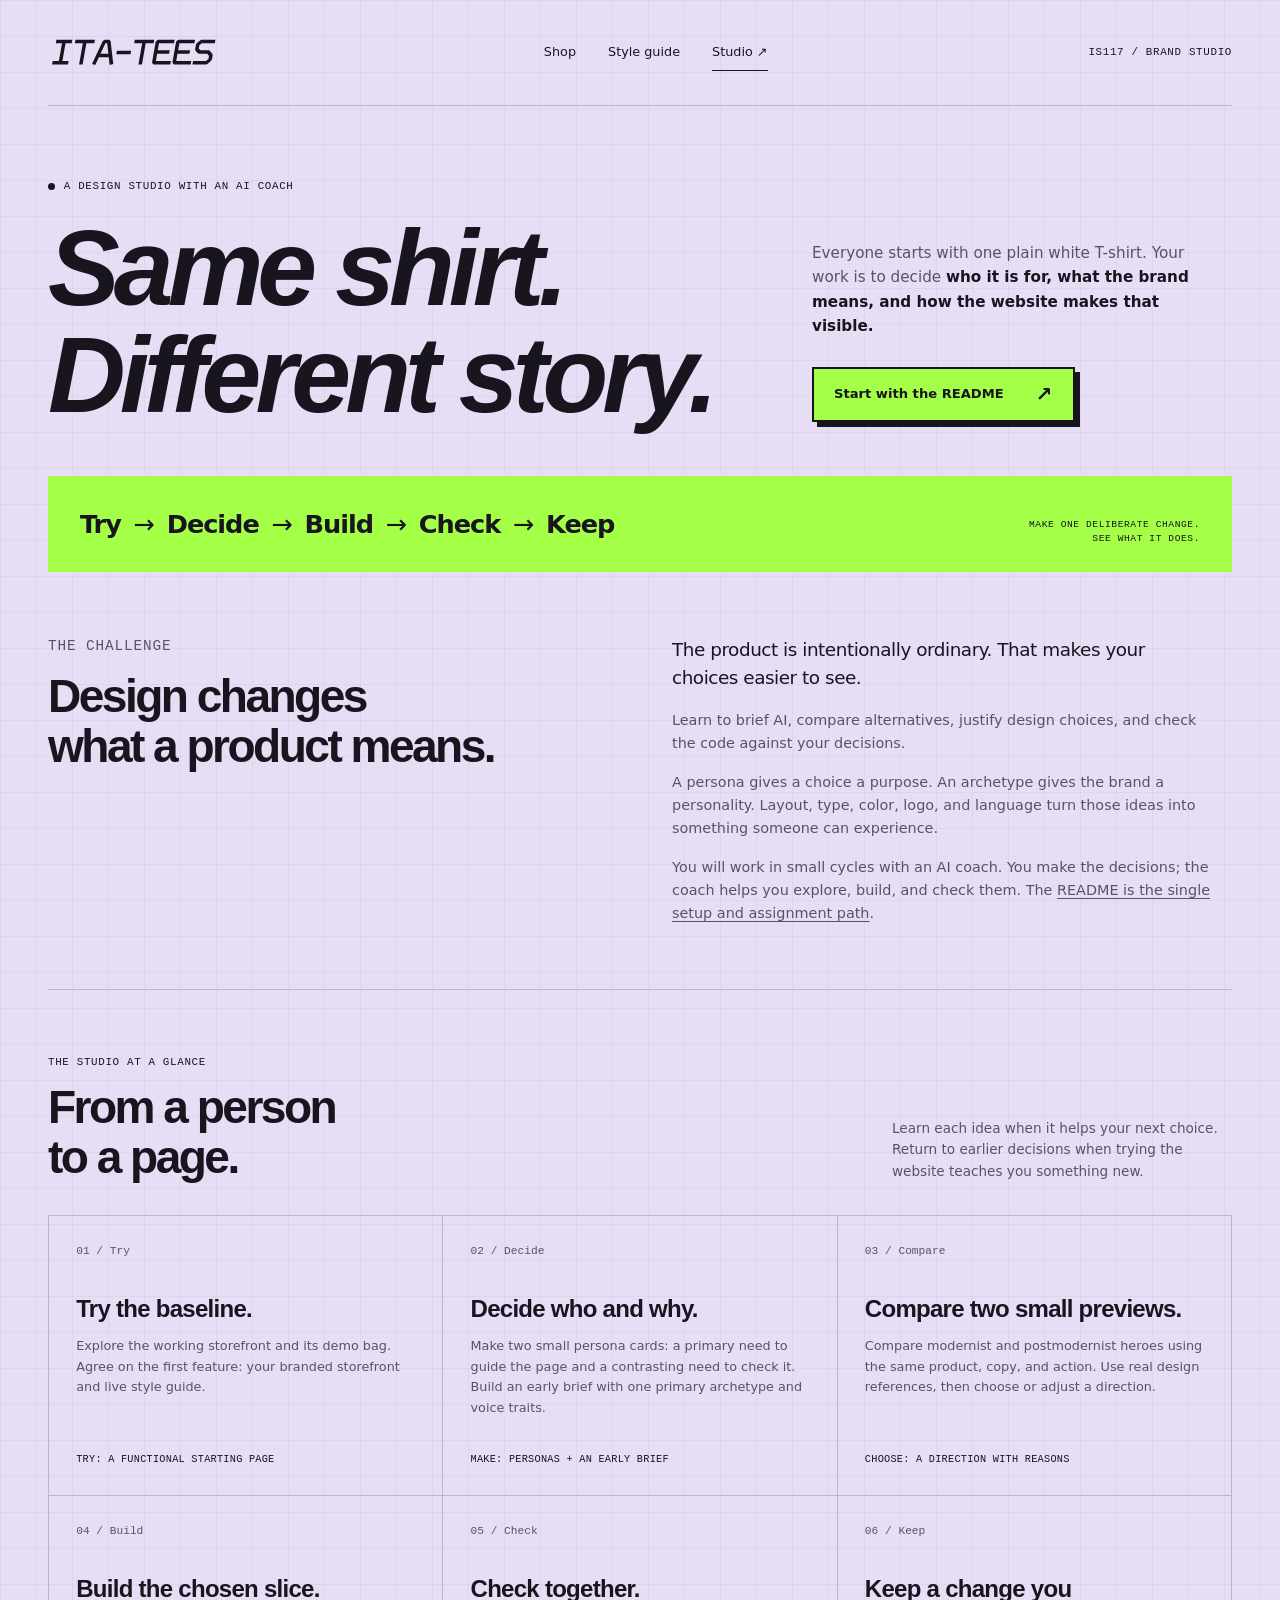
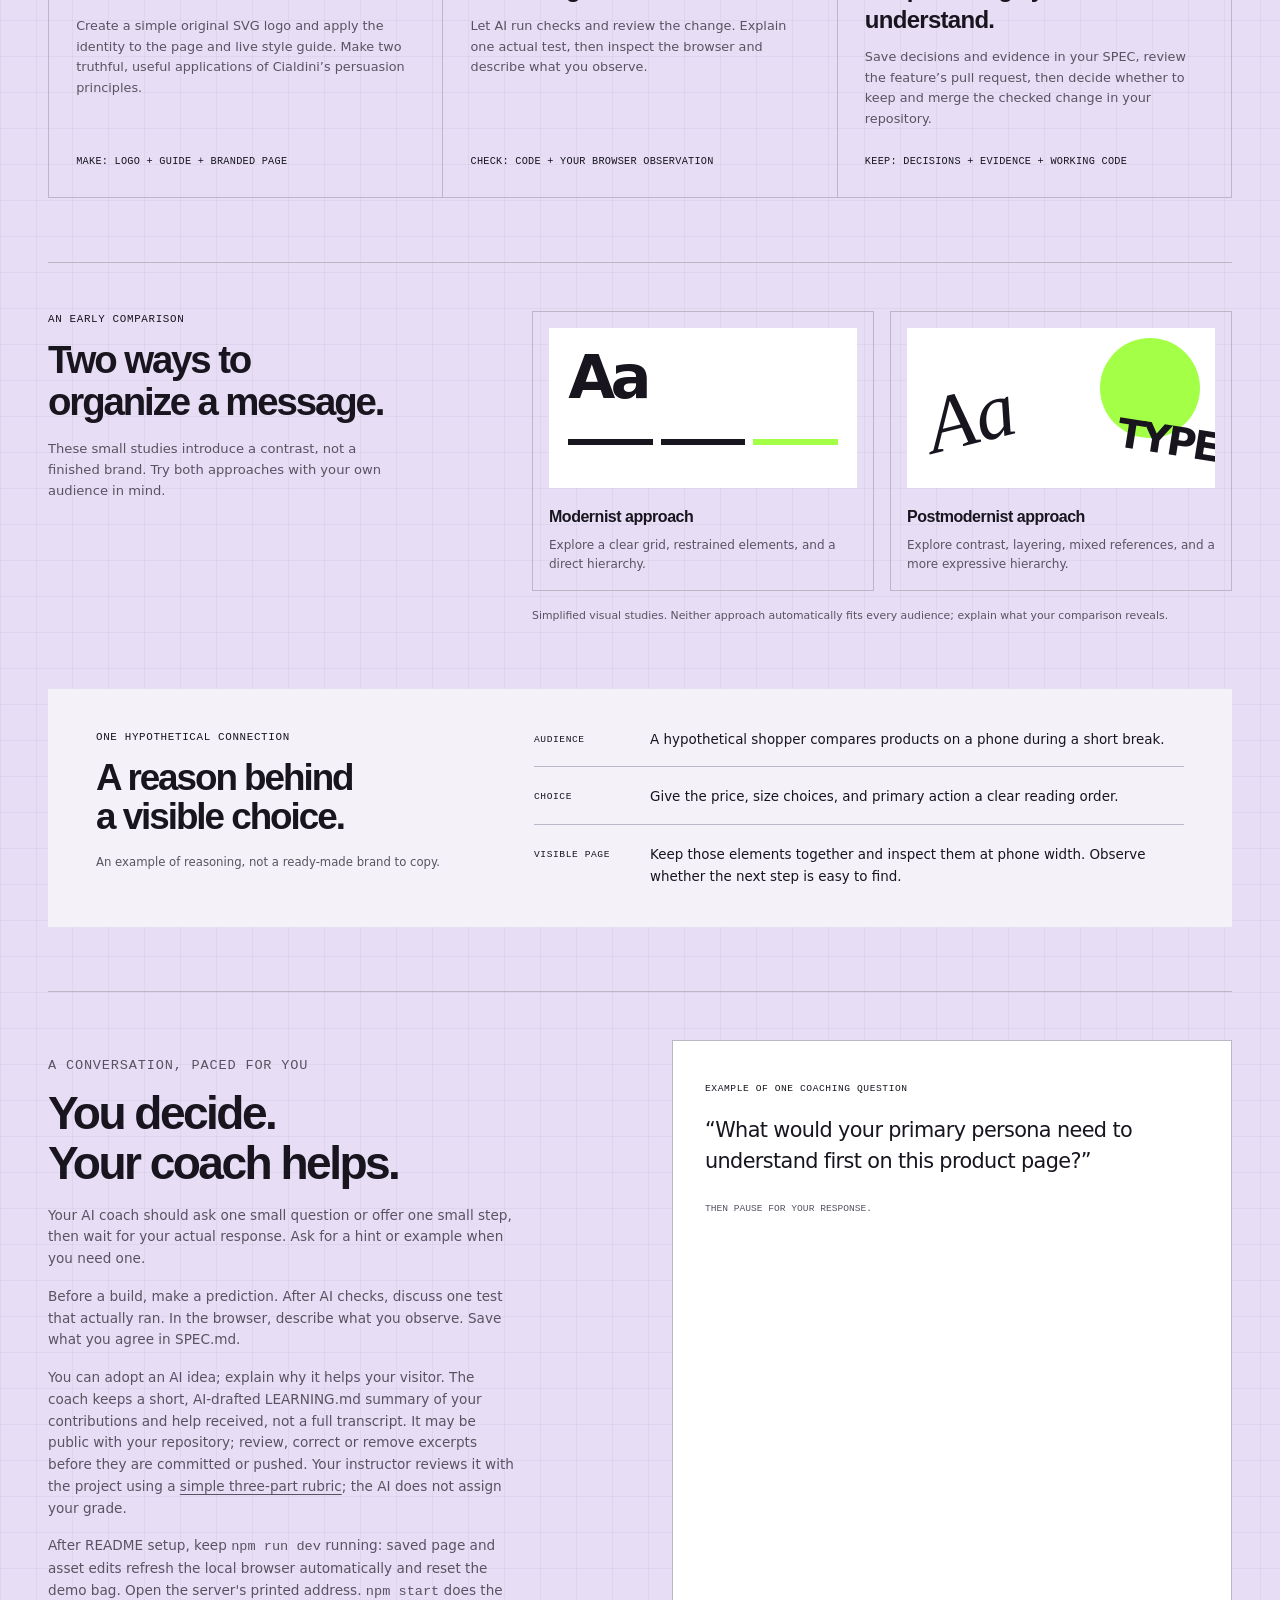
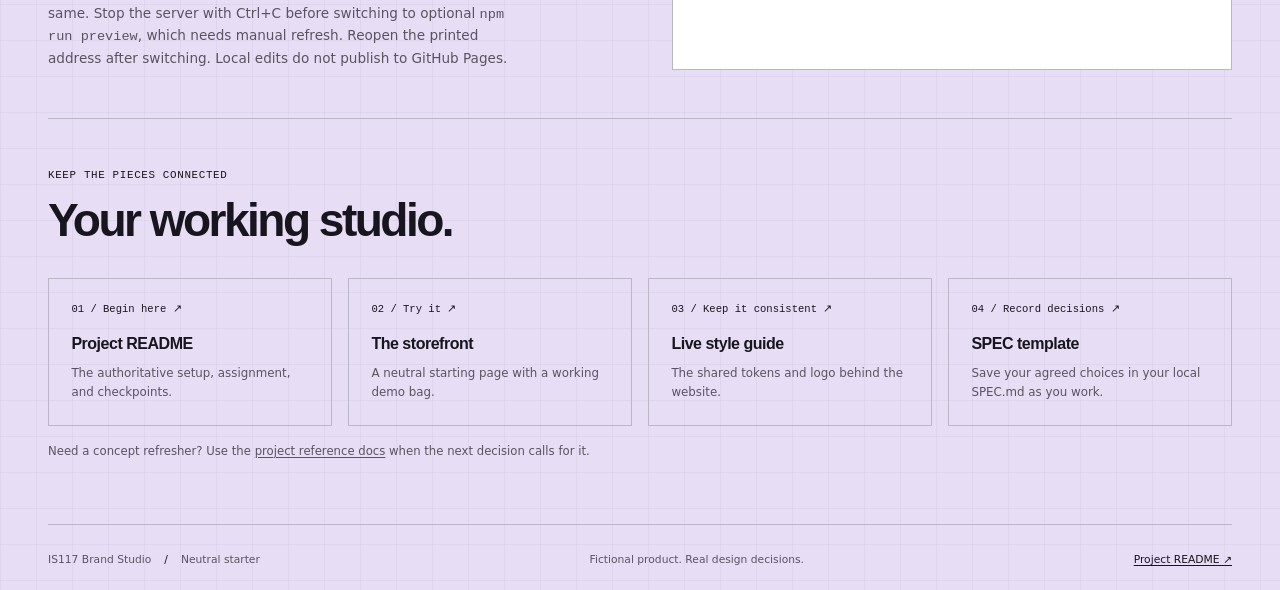
<file: public/studio.html>
<!doctype html>
<html lang="en">
  <head>
    <meta charset="utf-8" />
    <meta name="viewport" content="width=device-width, initial-scale=1" />
    <meta
      name="description"
      content="IS117 Brand Studio: turn one plain white T-shirt into a deliberate brand and website, with an AI coach and decisions you can explain."
    />
    <title>Same shirt. Different story. — IS117 Brand Studio</title>
    <link rel="icon" href="data:," />
    <link rel="stylesheet" href="styles.css" />
    <link rel="stylesheet" href="studio.css" />
  </head>
  <body>
    <a class="skip-link" href="#main">Skip to content</a>
    <header class="site-header wrap">
      <a
        class="brand-link"
        href="index.html"
        aria-label="Your Brand storefront home"
        ><img
          class="wordmark"
          src="assets/ita-wordmark.svg"
          alt="Neutral starter wordmark"
          width="175"
          height="26"
      /></a>
      <nav class="main-nav" aria-label="Main navigation">
        <a class="nav-link" href="index.html">Shop</a
        ><a class="nav-link" href="styleguide.html">Style guide</a
        ><a class="nav-link" href="studio.html" aria-current="page"
          >Studio <span aria-hidden="true">↗</span></a
        >
      </nav>
      <span class="micro-label">IS117 / Brand Studio</span>
    </header>
    <main id="main">
      <section
        class="page-hero studio-hero wrap"
        aria-labelledby="studio-title"
      >
        <p class="eyebrow">
          <span class="status-dot" aria-hidden="true"></span> A design studio
          with an AI coach
        </p>
        <h1 id="studio-title">Same shirt.<br />Different story.</h1>
        <div class="hero-summary">
          <p>
            Everyone starts with one plain white T-shirt. Your work is to decide
            <strong
              >who it is for, what the brand means, and how the website makes
              that visible.</strong
            >
          </p>
          <a
            class="button button-primary"
            href="https://github.com/kaw393939/is117-brand-studio#readme"
            >Start with the README <span aria-hidden="true">↗</span></a
          >
        </div>
      </section>
      <div class="studio-ribbon wrap">
        <p class="cycle">
          Try <span aria-hidden="true">→</span> Decide
          <span aria-hidden="true">→</span> Build
          <span aria-hidden="true">→</span> Check
          <span aria-hidden="true">→</span> Keep
        </p>
        <p class="micro-label">
          Make one deliberate change.<br />See what it does.
        </p>
      </div>

      <section class="studio-intro wrap" aria-labelledby="why-title">
        <div>
          <p class="eyebrow">The challenge</p>
          <h2 id="why-title">Design changes<br />what a product means.</h2>
        </div>
        <div>
          <p class="lead">
            The product is intentionally ordinary. That makes your choices
            easier to see.
          </p>
          <p>
            Learn to brief AI, compare alternatives, justify design choices, and
            check the code against your decisions.
          </p>
          <p>
            A persona gives a choice a purpose. An archetype gives the brand a
            personality. Layout, type, color, logo, and language turn those
            ideas into something someone can experience.
          </p>
          <p>
            You will work in small cycles with an AI coach. You make the
            decisions; the coach helps you explore, build, and check them. The
            <a href="https://github.com/kaw393939/is117-brand-studio#readme"
              >README is the single setup and assignment path</a
            >.
          </p>
        </div>
      </section>

      <section class="path-section wrap" aria-labelledby="path-title">
        <div class="path-intro">
          <div>
            <p class="eyebrow">The studio at a glance</p>
            <h2 id="path-title">From a person<br />to a page.</h2>
          </div>
          <p>
            Learn each idea when it helps your next choice. Return to earlier
            decisions when trying the website teaches you something new.
          </p>
        </div>
        <ol class="studio-path">
          <li>
            <span class="stage-number">01 / Try</span>
            <h3>Try the baseline.</h3>
            <p>
              Explore the working storefront and its demo bag. Agree on the
              first feature: your branded storefront and live style guide.
            </p>
            <p class="stage-output">Try: a functional starting page</p>
          </li>
          <li>
            <span class="stage-number">02 / Decide</span>
            <h3>Decide who and why.</h3>
            <p>
              Make two small persona cards: a primary need to guide the page and
              a contrasting need to check it. Build an early brief with one
              primary archetype and voice traits.
            </p>
            <p class="stage-output">Make: personas + an early brief</p>
          </li>
          <li>
            <span class="stage-number">03 / Compare</span>
            <h3>Compare two small previews.</h3>
            <p>
              Compare modernist and postmodernist heroes using the same product,
              copy, and action. Use real design references, then choose or
              adjust a direction.
            </p>
            <p class="stage-output">Choose: a direction with reasons</p>
          </li>
          <li>
            <span class="stage-number">04 / Build</span>
            <h3>Build the chosen slice.</h3>
            <p>
              Create a simple original SVG logo and apply the identity to the
              page and live style guide. Make two truthful, useful applications
              of Cialdini’s persuasion principles.
            </p>
            <p class="stage-output">Make: logo + guide + branded page</p>
          </li>
          <li>
            <span class="stage-number">05 / Check</span>
            <h3>Check together.</h3>
            <p>
              Let AI run checks and review the change. Explain one actual test,
              then inspect the browser and describe what you observe.
            </p>
            <p class="stage-output">Check: code + your browser observation</p>
          </li>
          <li>
            <span class="stage-number">06 / Keep</span>
            <h3>Keep a change you understand.</h3>
            <p>
              Save decisions and evidence in your SPEC, review the feature’s
              pull request, then decide whether to keep and merge the checked
              change in your repository.
            </p>
            <p class="stage-output">
              Keep: decisions + evidence + working code
            </p>
          </li>
        </ol>
      </section>

      <section
        class="comparison-section wrap"
        aria-labelledby="comparison-title"
      >
        <div>
          <p class="eyebrow">An early comparison</p>
          <h2 id="comparison-title">Two ways to<br />organize a message.</h2>
          <p class="comparison-description">
            These small studies introduce a contrast, not a finished brand. Try
            both approaches with your own audience in mind.
          </p>
        </div>
        <div class="comparison-grid">
          <article class="direction-card">
            <div class="direction-sketch modern-sketch" aria-hidden="true">
              <i></i><i></i><i></i>
            </div>
            <h3>Modernist approach</h3>
            <p>
              Explore a clear grid, restrained elements, and a direct hierarchy.
            </p>
          </article>
          <article class="direction-card">
            <div class="direction-sketch postmodern-sketch" aria-hidden="true">
              <i></i>
            </div>
            <h3>Postmodernist approach</h3>
            <p>
              Explore contrast, layering, mixed references, and a more
              expressive hierarchy.
            </p>
          </article>
          <p class="comparison-caption">
            Simplified visual studies. Neither approach automatically fits every
            audience; explain what your comparison reveals.
          </p>
        </div>
      </section>

      <section class="example-section wrap" aria-labelledby="example-title">
        <div>
          <p class="eyebrow">One hypothetical connection</p>
          <h2 id="example-title">A reason behind<br />a visible choice.</h2>
          <p class="guide-note">
            An example of reasoning, not a ready-made brand to copy.
          </p>
        </div>
        <div class="example-chain">
          <div class="example-step">
            <span class="micro-label">Audience</span>
            <p>
              A hypothetical shopper compares products on a phone during a short
              break.
            </p>
          </div>
          <div class="example-step">
            <span class="micro-label">Choice</span>
            <p>
              Give the price, size choices, and primary action a clear reading
              order.
            </p>
          </div>
          <div class="example-step">
            <span class="micro-label">Visible page</span>
            <p>
              Keep those elements together and inspect them at phone width.
              Observe whether the next step is easy to find.
            </p>
          </div>
        </div>
      </section>

      <section class="coach-section wrap" aria-labelledby="coach-title">
        <div>
          <p class="eyebrow">A conversation, paced for you</p>
          <h2 id="coach-title">You decide.<br />Your coach helps.</h2>
          <p>
            Your AI coach should ask one small question or offer one small step,
            then wait for your actual response. Ask for a hint or example when
            you need one.
          </p>
          <p>
            Before a build, make a prediction. After AI checks, discuss one test
            that actually ran. In the browser, describe what you observe. Save
            what you agree in SPEC.md.
          </p>
          <p>
            You can adopt an AI idea; explain why it helps your visitor. The
            coach keeps a short, AI-drafted LEARNING.md summary of your
            contributions and help received, not a full transcript. It may be
            public with your repository; review, correct or remove excerpts
            before they are committed or pushed. Your instructor reviews it with
            the project using a
            <a
              href="https://github.com/kaw393939/is117-brand-studio/blob/main/docs/assessment.md"
              >simple three-part rubric</a
            >; the AI does not assign your grade.
          </p>
          <p>
            After README setup, keep <code>npm run dev</code> running: saved
            page and asset edits refresh the local browser automatically and
            reset the demo bag. Open the server's printed address.
            <code>npm start</code> does the same. Stop the server with Ctrl+C
            before switching to optional <code>npm run preview</code>, which
            needs manual refresh. Reopen the printed address after switching.
            Local edits do not publish to GitHub Pages.
          </p>
        </div>
        <blockquote class="coach-quote">
          <span class="micro-label">Example of one coaching question</span>
          <p>
            “What would your primary persona need to understand first on this
            product page?”
          </p>
          <footer>Then pause for your response.</footer>
        </blockquote>
      </section>

      <section class="resource-section wrap" aria-labelledby="resources-title">
        <p class="eyebrow">Keep the pieces connected</p>
        <h2 id="resources-title">Your working studio.</h2>
        <div class="resource-grid">
          <a
            class="resource-card"
            href="https://github.com/kaw393939/is117-brand-studio#readme"
            ><span>01 / Begin here ↗</span>
            <h3>Project README</h3>
            <p>The authoritative setup, assignment, and checkpoints.</p></a
          >
          <a class="resource-card" href="index.html"
            ><span>02 / Try it ↗</span>
            <h3>The storefront</h3>
            <p>A neutral starting page with a working demo bag.</p></a
          >
          <a class="resource-card" href="styleguide.html"
            ><span>03 / Keep it consistent ↗</span>
            <h3>Live style guide</h3>
            <p>The shared tokens and logo behind the website.</p></a
          >
          <a
            class="resource-card"
            href="https://github.com/kaw393939/is117-brand-studio/blob/main/SPEC.md"
            ><span>04 / Record decisions ↗</span>
            <h3>SPEC template</h3>
            <p>
              Save your agreed choices in your local SPEC.md as you work.
            </p></a
          >
        </div>
        <p class="guide-note">
          Need a concept refresher? Use the
          <a
            href="https://github.com/kaw393939/is117-brand-studio/tree/main/docs"
            >project reference docs</a
          >
          when the next decision calls for it.
        </p>
      </section>
    </main>
    <footer class="site-footer wrap">
      <p>
        IS117 Brand Studio <span class="footer-separator"> / </span> Neutral
        starter
      </p>
      <p class="footer-tagline">Fictional product. Real design decisions.</p>
      <a href="https://github.com/kaw393939/is117-brand-studio#readme"
        >Project README <span aria-hidden="true">↗</span></a
      >
    </footer>
  </body>
</html>
</file>
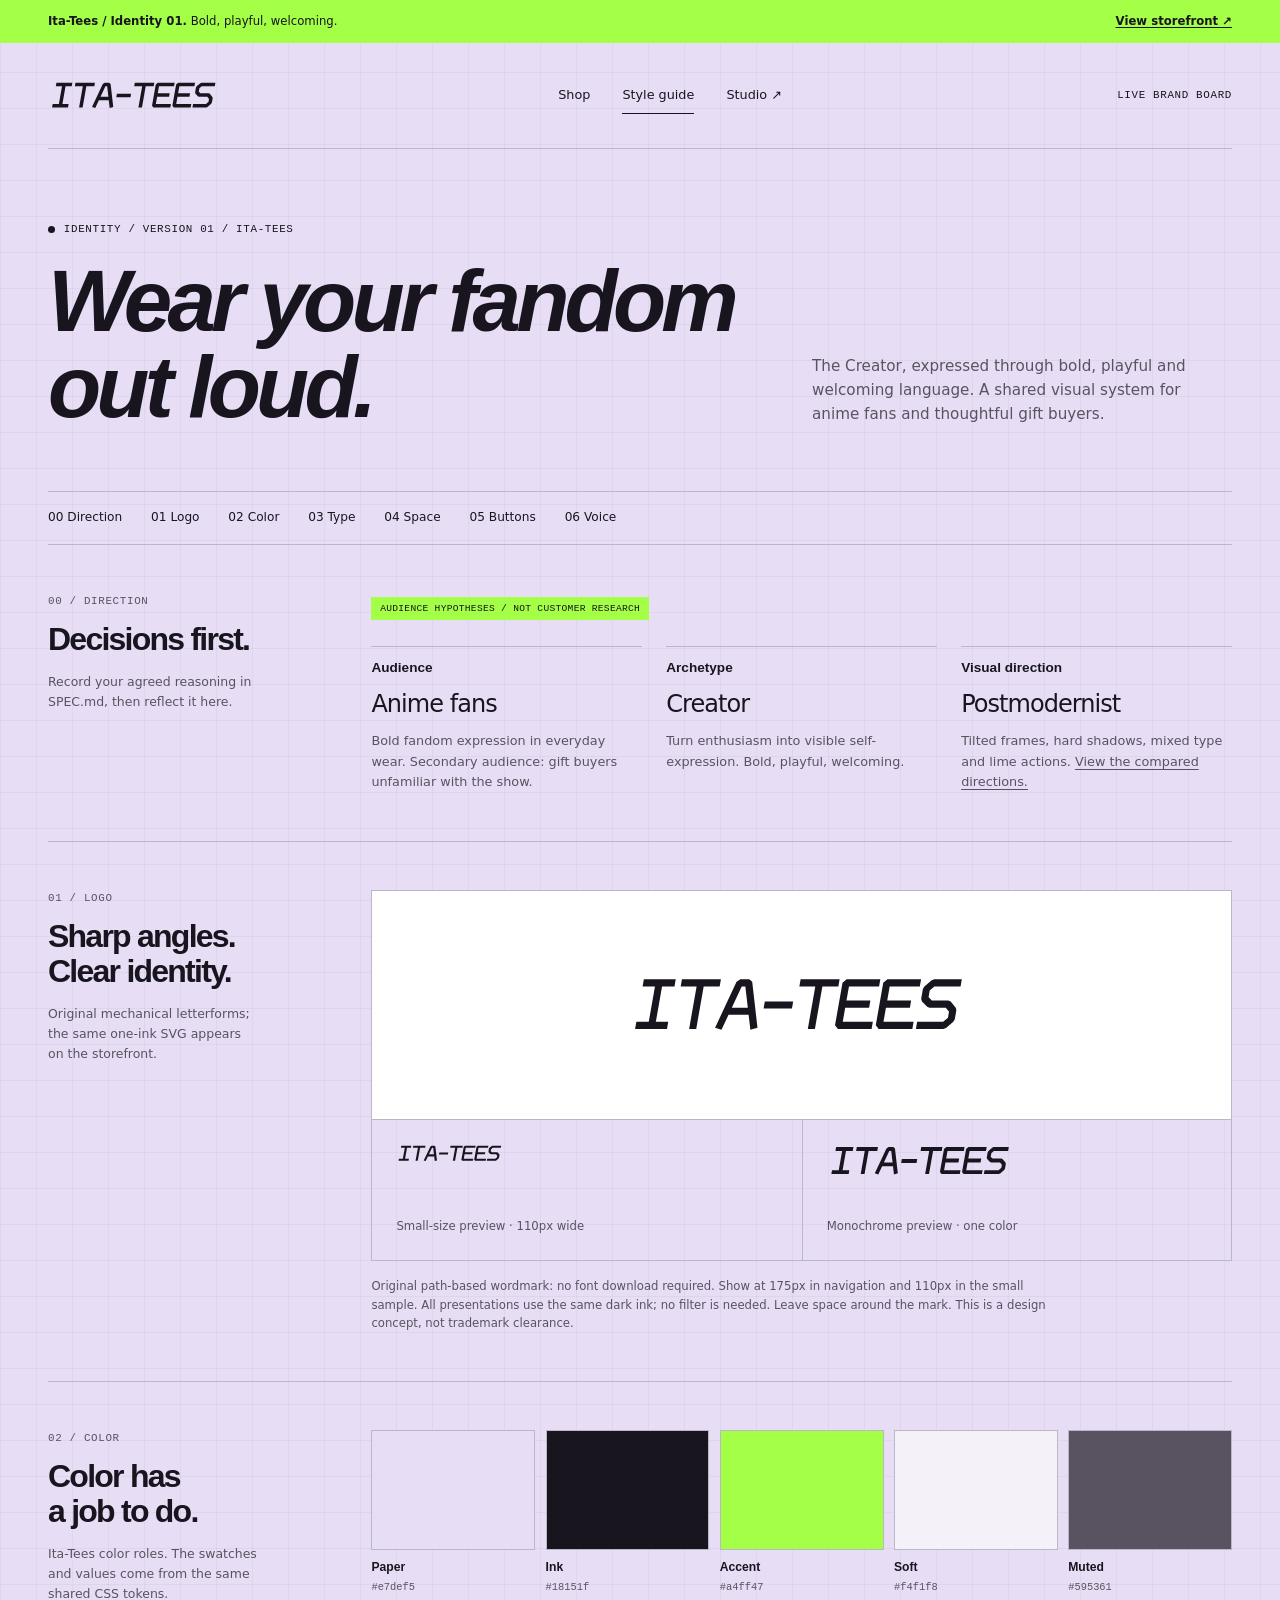
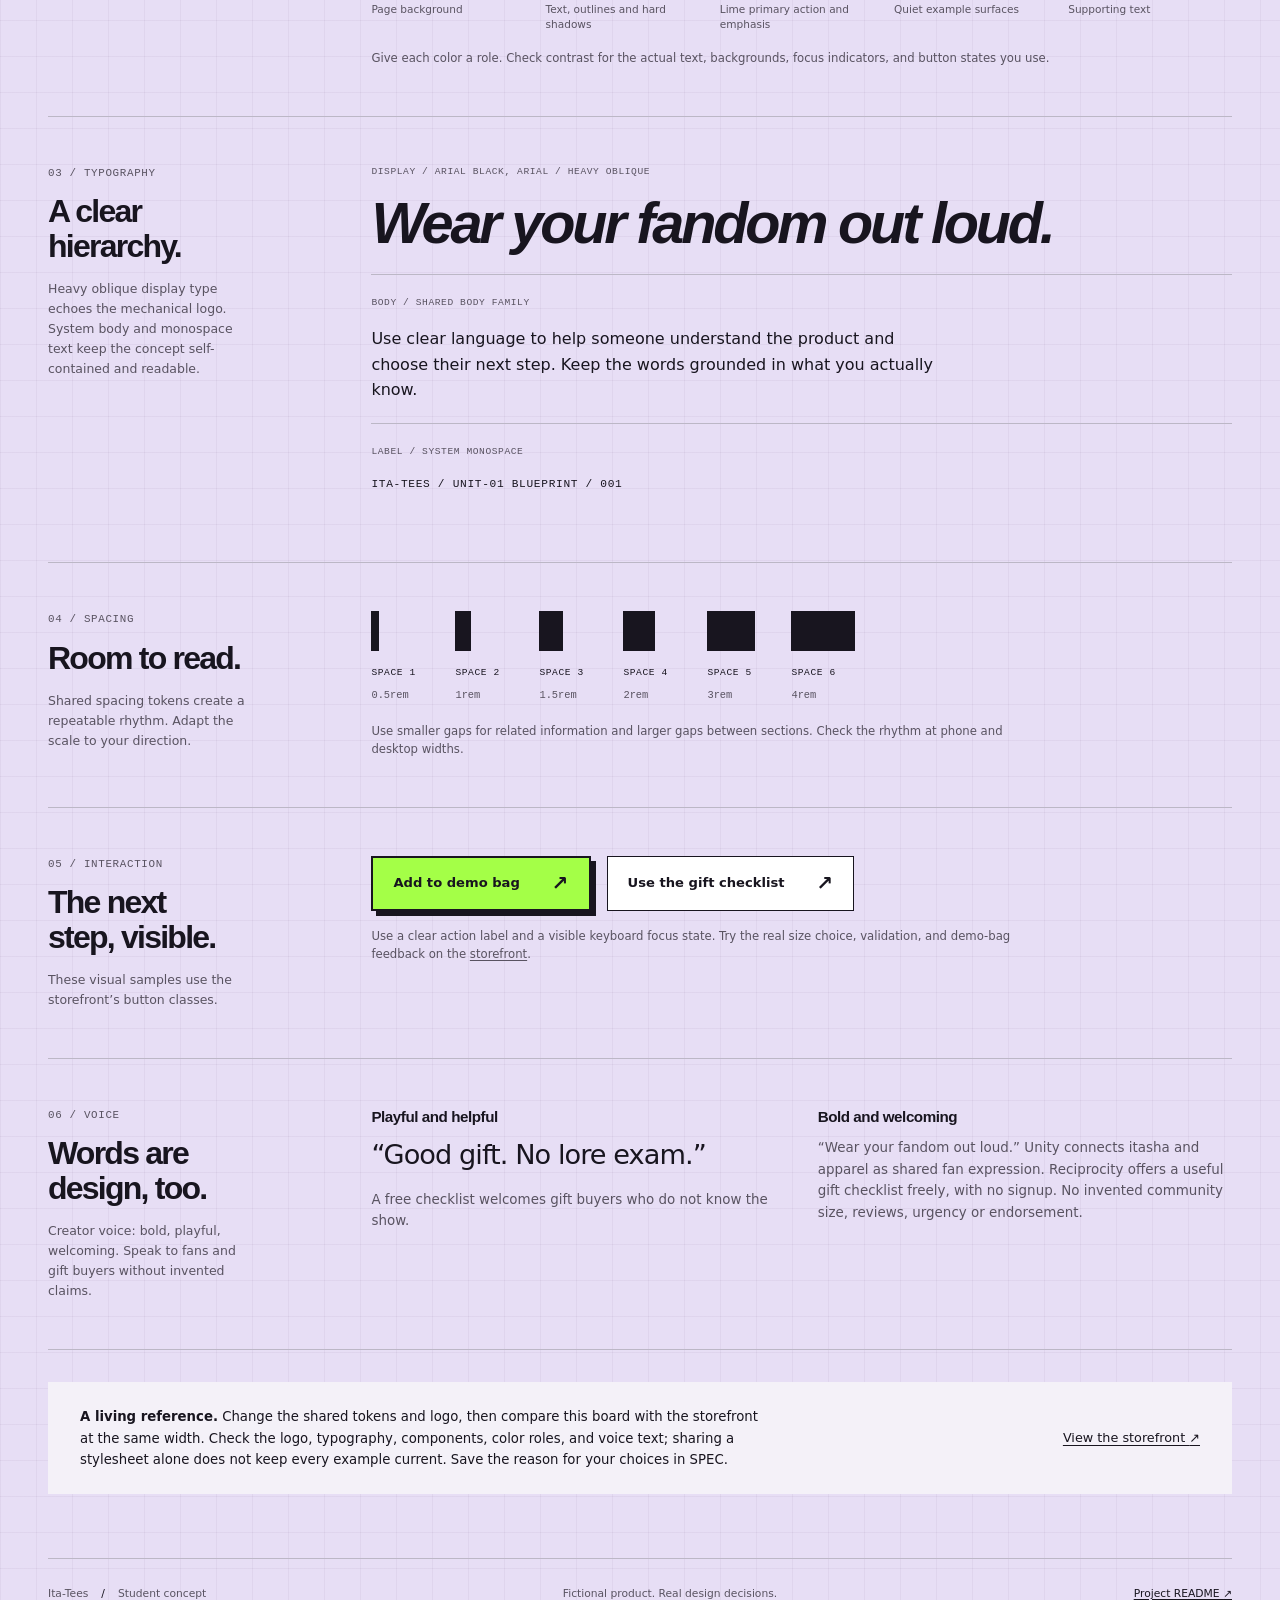
<file: public/styleguide.html>
<!doctype html>
<html lang="en">
  <head>
    <meta charset="utf-8" />
    <meta name="viewport" content="width=device-width, initial-scale=1" />
    <meta
      name="description"
      content="The Ita-Tees live identity guide: shared logo, colors, typography, components and brand voice."
    />
    <title>Ita-Tees — Live style guide</title>
    <link rel="icon" href="data:," />
    <link rel="stylesheet" href="styles.css" />
    <script src="styleguide.js" defer></script>
  </head>
  <body>
    <a class="skip-link" href="#main">Skip to content</a>
    <aside class="starter-notice" aria-label="Identity information">
      <span
        ><strong>Ita-Tees / Identity 01.</strong> Bold, playful,
        welcoming.</span
      ><a href="index.html">View storefront ↗</a>
    </aside>
    <header class="site-header wrap">
      <a
        class="brand-link"
        href="index.html"
        aria-label="Ita-Tees storefront home"
        ><img
          class="wordmark"
          src="assets/ita-wordmark.svg"
          alt="Ita-Tees mechanical wordmark"
          width="175"
          height="31"
      /></a>
      <nav class="main-nav" aria-label="Main navigation">
        <a class="nav-link" href="index.html">Shop</a
        ><a class="nav-link" href="styleguide.html" aria-current="page"
          >Style guide</a
        ><a class="nav-link" href="studio.html"
          >Studio <span aria-hidden="true">↗</span></a
        >
      </nav>
      <span class="micro-label">Live brand board</span>
    </header>
    <main id="main">
      <section class="page-hero wrap" aria-labelledby="guide-title">
        <p class="eyebrow">
          <span class="status-dot" aria-hidden="true"></span> Identity / version
          01 / Ita-Tees
        </p>
        <h1 id="guide-title">Wear your fandom out loud.</h1>
        <p class="hero-summary">
          The Creator, expressed through bold, playful and welcoming language. A
          shared visual system for anime fans and thoughtful gift buyers.
        </p>
      </section>
      <nav class="page-subnav wrap" aria-label="Style guide sections">
        <a class="section-link" href="#direction">00 Direction</a
        ><a class="section-link" href="#logo">01 Logo</a
        ><a class="section-link" href="#palette">02 Color</a
        ><a class="section-link" href="#type">03 Type</a
        ><a class="section-link" href="#spacing">04 Space</a
        ><a class="section-link" href="#buttons">05 Buttons</a
        ><a class="section-link" href="#voice">06 Voice</a>
      </nav>

      <section
        id="direction"
        class="guide-section wrap"
        aria-labelledby="direction-title"
      >
        <div class="section-heading">
          <span class="section-number">00 / Direction</span>
          <h2 id="direction-title">Decisions first.</h2>
          <p>Record your agreed reasoning in SPEC.md, then reflect it here.</p>
        </div>
        <div class="guide-content">
          <span class="draft-label"
            >Audience hypotheses / not customer research</span
          >
          <div class="decision-grid">
            <div>
              <h3>Audience</h3>
              <p class="undecided">Anime fans</p>
              <p>
                Bold fandom expression in everyday wear. Secondary audience:
                gift buyers unfamiliar with the show.
              </p>
            </div>
            <div>
              <h3>Archetype</h3>
              <p class="undecided">Creator</p>
              <p>
                Turn enthusiasm into visible self-expression. Bold, playful,
                welcoming.
              </p>
            </div>
            <div>
              <h3>Visual direction</h3>
              <p class="undecided">Postmodernist</p>
              <p>
                Tilted frames, hard shadows, mixed type and lime actions.
                <a href="explorations/compare.html"
                  >View the compared directions.</a
                >
              </p>
            </div>
          </div>
        </div>
      </section>

      <section
        id="logo"
        class="guide-section wrap"
        aria-labelledby="logo-title"
      >
        <div class="section-heading">
          <span class="section-number">01 / Logo</span>
          <h2 id="logo-title">Sharp angles.<br />Clear identity.</h2>
          <p>
            Original mechanical letterforms; the same one-ink SVG appears on the
            storefront.
          </p>
        </div>
        <div class="guide-content">
          <div class="logo-board">
            <img
              src="assets/ita-wordmark.svg"
              alt="Ita-Tees mechanical wordmark"
              width="350"
              height="62"
            />
          </div>
          <div class="logo-variants">
            <div class="logo-variant">
              <img
                class="logo-small"
                src="assets/ita-wordmark.svg"
                alt="Ita-Tees mechanical wordmark at a small size"
                width="110"
                height="20"
              />
              <p>Small-size preview · 110px wide</p>
            </div>
            <div class="logo-variant">
              <img
                class="logo-mono"
                src="assets/ita-wordmark.svg"
                alt="Ita-Tees mechanical wordmark in monochrome"
                width="190"
                height="34"
              />
              <p>Monochrome preview · one color</p>
            </div>
          </div>
          <p class="guide-note">
            Original path-based wordmark: no font download required. Show at
            175px in navigation and 110px in the small sample. All presentations
            use the same dark ink; no filter is needed. Leave space around the
            mark. This is a design concept, not trademark clearance.
          </p>
        </div>
      </section>

      <section
        id="palette"
        class="guide-section wrap"
        aria-labelledby="palette-title"
      >
        <div class="section-heading">
          <span class="section-number">02 / Color</span>
          <h2 id="palette-title">Color has<br />a job to do.</h2>
          <p>
            Ita-Tees color roles. The swatches and values come from the same
            shared CSS tokens.
          </p>
        </div>
        <div class="guide-content">
          <div class="palette-grid">
            <article class="palette-card">
              <div
                class="color-swatch"
                style="--swatch-color: var(--color-paper)"
              ></div>
              <h3>Paper</h3>
              <code data-color-token="--color-paper">CSS token</code>
              <p>Page background</p>
            </article>
            <article class="palette-card">
              <div
                class="color-swatch"
                style="--swatch-color: var(--color-ink)"
              ></div>
              <h3>Ink</h3>
              <code data-color-token="--color-ink">CSS token</code>
              <p>Text, outlines and hard shadows</p>
            </article>
            <article class="palette-card">
              <div
                class="color-swatch"
                style="--swatch-color: var(--color-accent)"
              ></div>
              <h3>Accent</h3>
              <code data-color-token="--color-accent">CSS token</code>
              <p>Lime primary action and emphasis</p>
            </article>
            <article class="palette-card">
              <div
                class="color-swatch"
                style="--swatch-color: var(--color-soft)"
              ></div>
              <h3>Soft</h3>
              <code data-color-token="--color-soft">CSS token</code>
              <p>Quiet example surfaces</p>
            </article>
            <article class="palette-card">
              <div
                class="color-swatch"
                style="--swatch-color: var(--color-muted)"
              ></div>
              <h3>Muted</h3>
              <code data-color-token="--color-muted">CSS token</code>
              <p>Supporting text</p>
            </article>
          </div>
          <p class="guide-note">
            Give each color a role. Check contrast for the actual text,
            backgrounds, focus indicators, and button states you use.
          </p>
        </div>
      </section>

      <section
        id="type"
        class="guide-section wrap"
        aria-labelledby="type-title"
      >
        <div class="section-heading">
          <span class="section-number">03 / Typography</span>
          <h2 id="type-title">A clear<br />hierarchy.</h2>
          <p>
            Heavy oblique display type echoes the mechanical logo. System body
            and monospace text keep the concept self-contained and readable.
          </p>
        </div>
        <div class="guide-content">
          <div class="type-specimen">
            <span class="type-label"
              >Display / Arial Black, Arial / heavy oblique</span
            >
            <p class="type-display">Wear your fandom out loud.</p>
          </div>
          <div class="type-specimen">
            <span class="type-label">Body / shared body family</span>
            <p class="type-body">
              Use clear language to help someone understand the product and
              choose their next step. Keep the words grounded in what you
              actually know.
            </p>
          </div>
          <div class="type-specimen">
            <span class="type-label">Label / system monospace</span>
            <p class="type-mono">Ita-Tees / Unit-01 blueprint / 001</p>
          </div>
        </div>
      </section>

      <section
        id="spacing"
        class="guide-section wrap"
        aria-labelledby="spacing-title"
      >
        <div class="section-heading">
          <span class="section-number">04 / Spacing</span>
          <h2 id="spacing-title">Room to read.</h2>
          <p>
            Shared spacing tokens create a repeatable rhythm. Adapt the scale to
            your direction.
          </p>
        </div>
        <div class="guide-content">
          <div class="spacing-grid">
            <div class="spacing-token">
              <div
                class="spacing-bar"
                style="--token-size: var(--space-1)"
              ></div>
              <span class="token-name">Space 1</span
              ><code data-space-token="--space-1">CSS token</code>
            </div>
            <div class="spacing-token">
              <div
                class="spacing-bar"
                style="--token-size: var(--space-2)"
              ></div>
              <span class="token-name">Space 2</span
              ><code data-space-token="--space-2">CSS token</code>
            </div>
            <div class="spacing-token">
              <div
                class="spacing-bar"
                style="--token-size: var(--space-3)"
              ></div>
              <span class="token-name">Space 3</span
              ><code data-space-token="--space-3">CSS token</code>
            </div>
            <div class="spacing-token">
              <div
                class="spacing-bar"
                style="--token-size: var(--space-4)"
              ></div>
              <span class="token-name">Space 4</span
              ><code data-space-token="--space-4">CSS token</code>
            </div>
            <div class="spacing-token">
              <div
                class="spacing-bar"
                style="--token-size: var(--space-5)"
              ></div>
              <span class="token-name">Space 5</span
              ><code data-space-token="--space-5">CSS token</code>
            </div>
            <div class="spacing-token">
              <div
                class="spacing-bar"
                style="--token-size: var(--space-6)"
              ></div>
              <span class="token-name">Space 6</span
              ><code data-space-token="--space-6">CSS token</code>
            </div>
          </div>
          <p class="guide-note">
            Use smaller gaps for related information and larger gaps between
            sections. Check the rhythm at phone and desktop widths.
          </p>
        </div>
      </section>

      <section
        id="buttons"
        class="guide-section wrap"
        aria-labelledby="buttons-title"
      >
        <div class="section-heading">
          <span class="section-number">05 / Interaction</span>
          <h2 id="buttons-title">The next<br />step, visible.</h2>
          <p>These visual samples use the storefront’s button classes.</p>
        </div>
        <div class="guide-content">
          <div class="button-samples">
            <span class="button button-primary"
              >Add to demo bag <span aria-hidden="true">↗</span></span
            ><span class="button button-secondary"
              >Use the gift checklist <span aria-hidden="true">↗</span></span
            >
          </div>
          <p class="guide-note">
            Use a clear action label and a visible keyboard focus state. Try the
            real size choice, validation, and demo-bag feedback on the
            <a href="index.html">storefront</a>.
          </p>
        </div>
      </section>

      <section
        id="voice"
        class="guide-section wrap"
        aria-labelledby="voice-title"
      >
        <div class="section-heading">
          <span class="section-number">06 / Voice</span>
          <h2 id="voice-title">Words are<br />design, too.</h2>
          <p>
            Creator voice: bold, playful, welcoming. Speak to fans and gift
            buyers without invented claims.
          </p>
        </div>
        <div class="guide-content">
          <div class="voice-grid">
            <div>
              <h3>Playful and helpful</h3>
              <p class="voice-example">“Good gift. No lore exam.”</p>
              <p>
                A free checklist welcomes gift buyers who do not know the show.
              </p>
            </div>
            <div>
              <h3>Bold and welcoming</h3>
              <p>
                “Wear your fandom out loud.” Unity connects itasha and apparel
                as shared fan expression. Reciprocity offers a useful gift
                checklist freely, with no signup. No invented community size,
                reviews, urgency or endorsement.
              </p>
            </div>
          </div>
        </div>
      </section>

      <div class="guide-footer-note wrap">
        <p>
          <strong>A living reference.</strong> Change the shared tokens and
          logo, then compare this board with the storefront at the same width.
          Check the logo, typography, components, color roles, and voice text;
          sharing a stylesheet alone does not keep every example current. Save
          the reason for your choices in SPEC.
        </p>
        <a href="index.html"
          >View the storefront <span aria-hidden="true">↗</span></a
        >
      </div>
    </main>
    <footer class="site-footer wrap">
      <p>Ita-Tees <span class="footer-separator"> / </span> Student concept</p>
      <p class="footer-tagline">Fictional product. Real design decisions.</p>
      <a href="https://github.com/aka223-ui/is117-brand-studio-1#readme"
        >Project README <span aria-hidden="true">↗</span></a
      >
    </footer>
  </body>
</html>
</file>
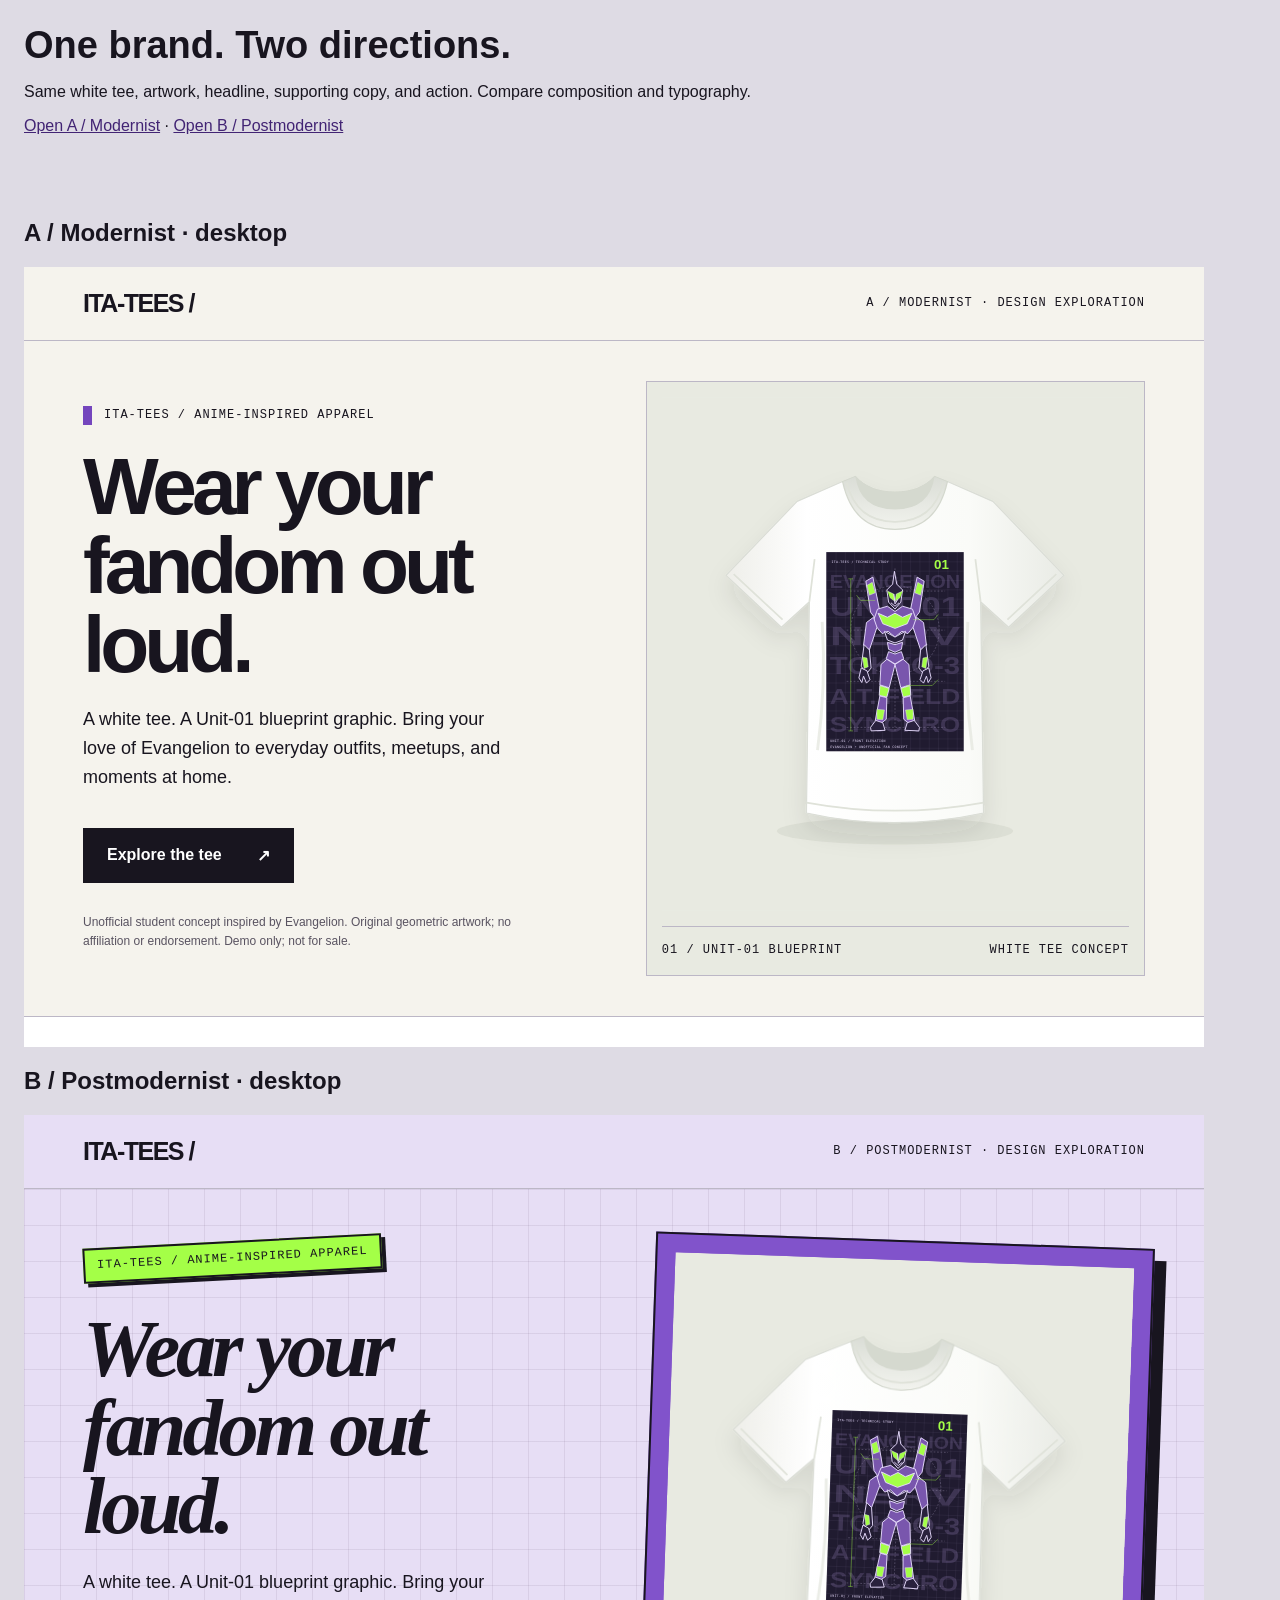
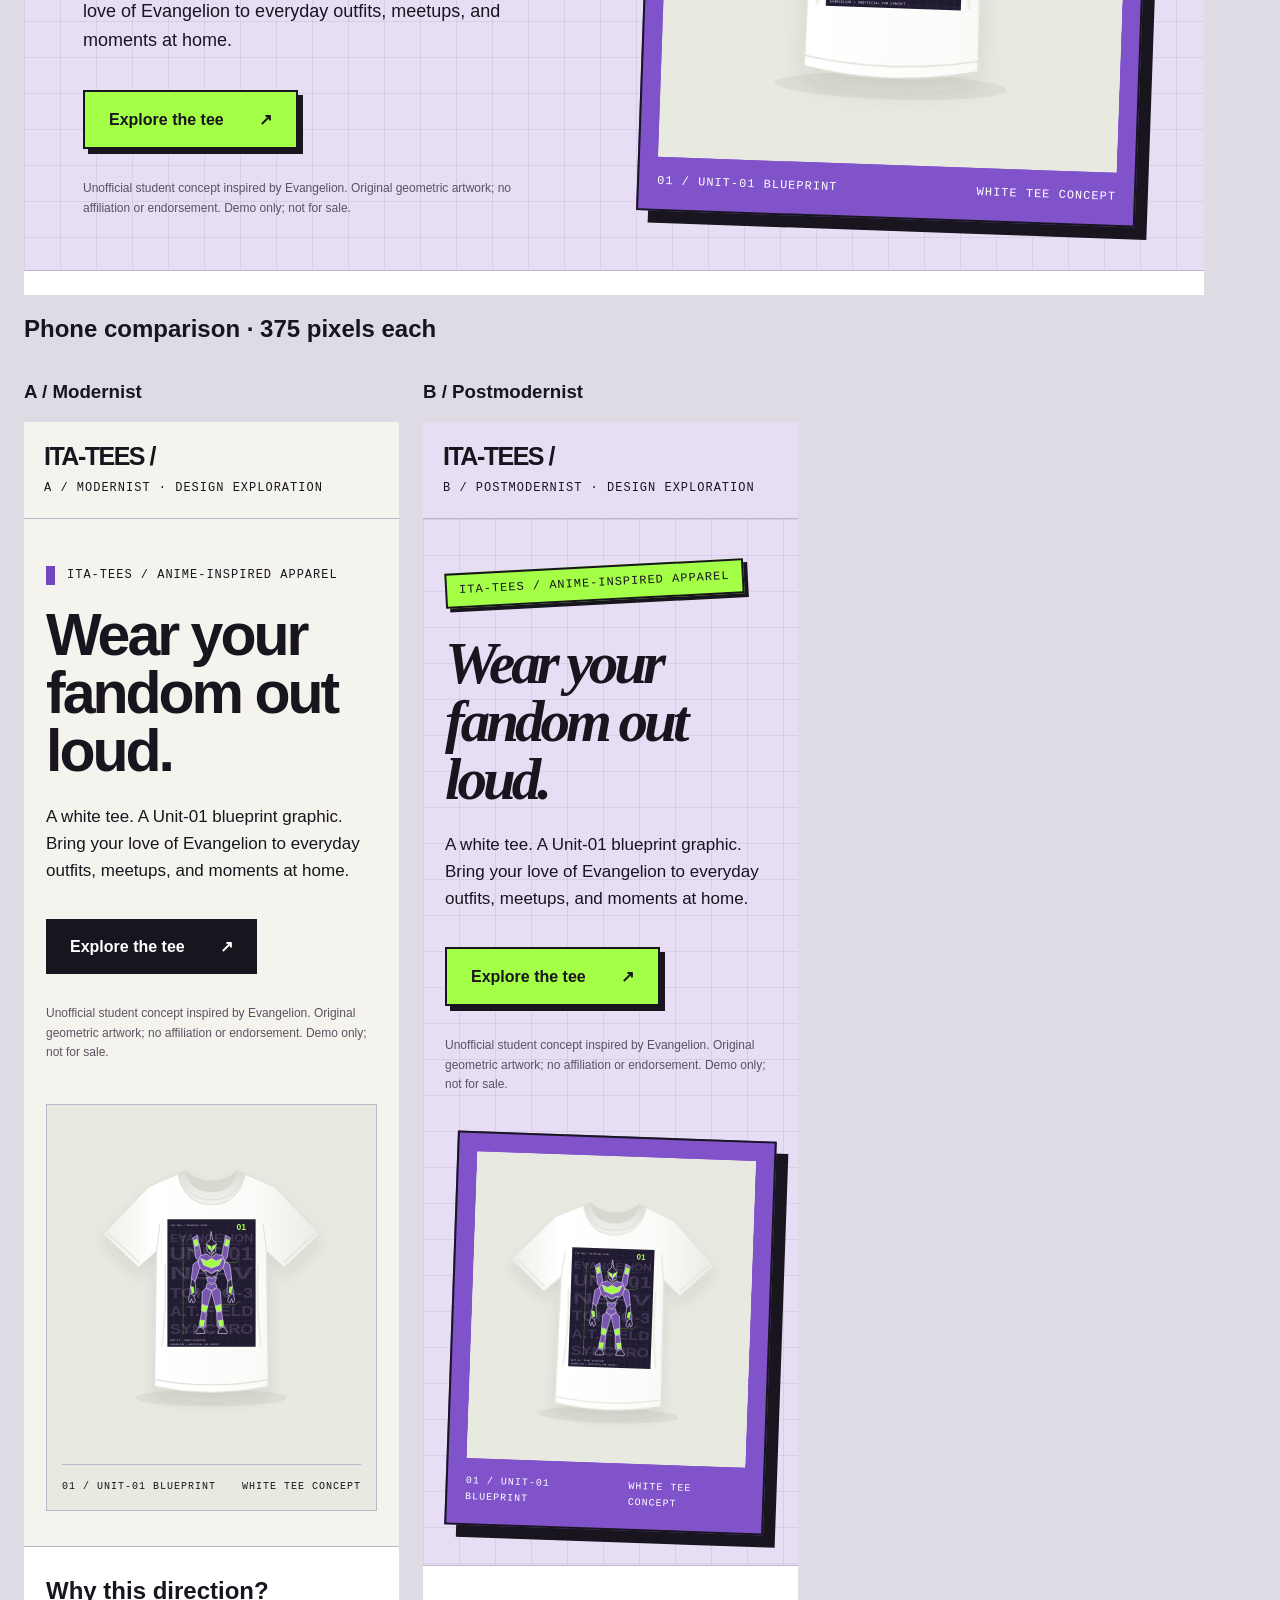
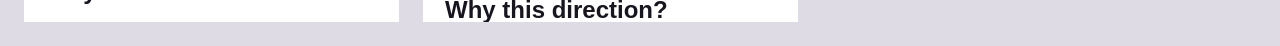
<file: public/explorations/compare.html>
<!doctype html>
<html lang="en">
  <head>
    <meta charset="utf-8" />
    <meta name="viewport" content="width=device-width, initial-scale=1" />
    <title>Ita-Tees — compare directions</title>
    <link rel="icon" href="data:," />
    <link rel="stylesheet" href="compare.css" />
  </head>
  <body>
    <header>
      <h1>One brand. Two directions.</h1>
      <p>
        Same white tee, artwork, headline, supporting copy, and action. Compare
        composition and typography.
      </p>
      <p>
        <a href="modern.html">Open A / Modernist</a> ·
        <a href="postmodern.html">Open B / Postmodernist</a>
      </p>
    </header>
    <main>
      <section>
        <h2>A / Modernist · desktop</h2>
        <div class="desktop">
          <iframe
            src="modern.html"
            title="Modernist desktop preview"
            width="1180"
            height="780"
          ></iframe>
        </div>
        <h2>B / Postmodernist · desktop</h2>
        <div class="desktop">
          <iframe
            src="postmodern.html"
            title="Postmodernist desktop preview"
            width="1180"
            height="780"
          ></iframe>
        </div>
      </section>
      <section>
        <h2>Phone comparison · 375 pixels each</h2>
        <div class="phones">
          <div>
            <h3>A / Modernist</h3>
            <iframe
              src="modern.html"
              title="Modernist phone preview"
              width="375"
              height="1200"
            ></iframe>
          </div>
          <div>
            <h3>B / Postmodernist</h3>
            <iframe
              src="postmodern.html"
              title="Postmodernist phone preview"
              width="375"
              height="1200"
            ></iframe>
          </div>
        </div>
      </section>
    </main>
  </body>
</html>
</file>
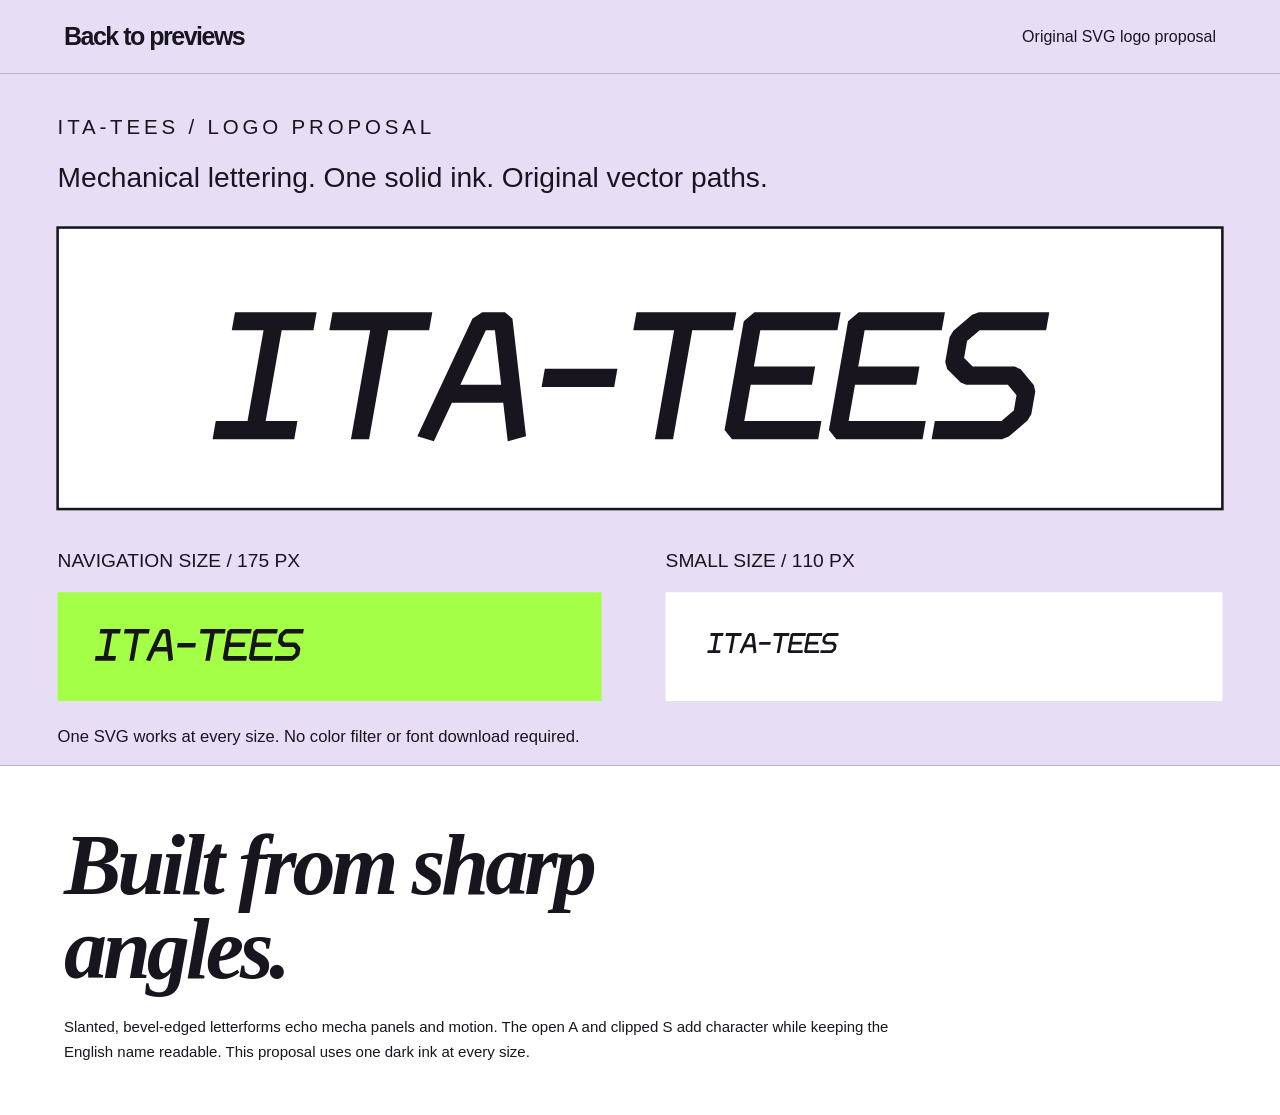
<file: public/explorations/logo.html>
<!doctype html>
<html lang="en">
  <head>
    <meta charset="utf-8" />
    <meta name="viewport" content="width=device-width, initial-scale=1" />
    <title>Ita-Tees logo proposal</title>
    <link rel="icon" href="data:," />
    <link rel="stylesheet" href="previews.css" />
  </head>
  <body class="postmodern">
    <header class="preview-header">
      <a class="brand" href="compare.html">Back to previews</a
      ><span>Original SVG logo proposal</span>
    </header>
    <main>
      <img
        src="logo-review.svg"
        alt="Mechanical Ita-Tees wordmark in one dark ink, shown large and at navigation and small sizes"
        width="1000"
        height="540"
        class="logo-review-board"
      />
      <section class="notes">
        <h1>Built from sharp angles.</h1>
        <p>
          Slanted, bevel-edged letterforms echo mecha panels and motion. The
          open A and clipped S add character while keeping the English name
          readable. This proposal uses one dark ink at every size.
        </p>
      </section>
    </main>
  </body>
</html>
</file>
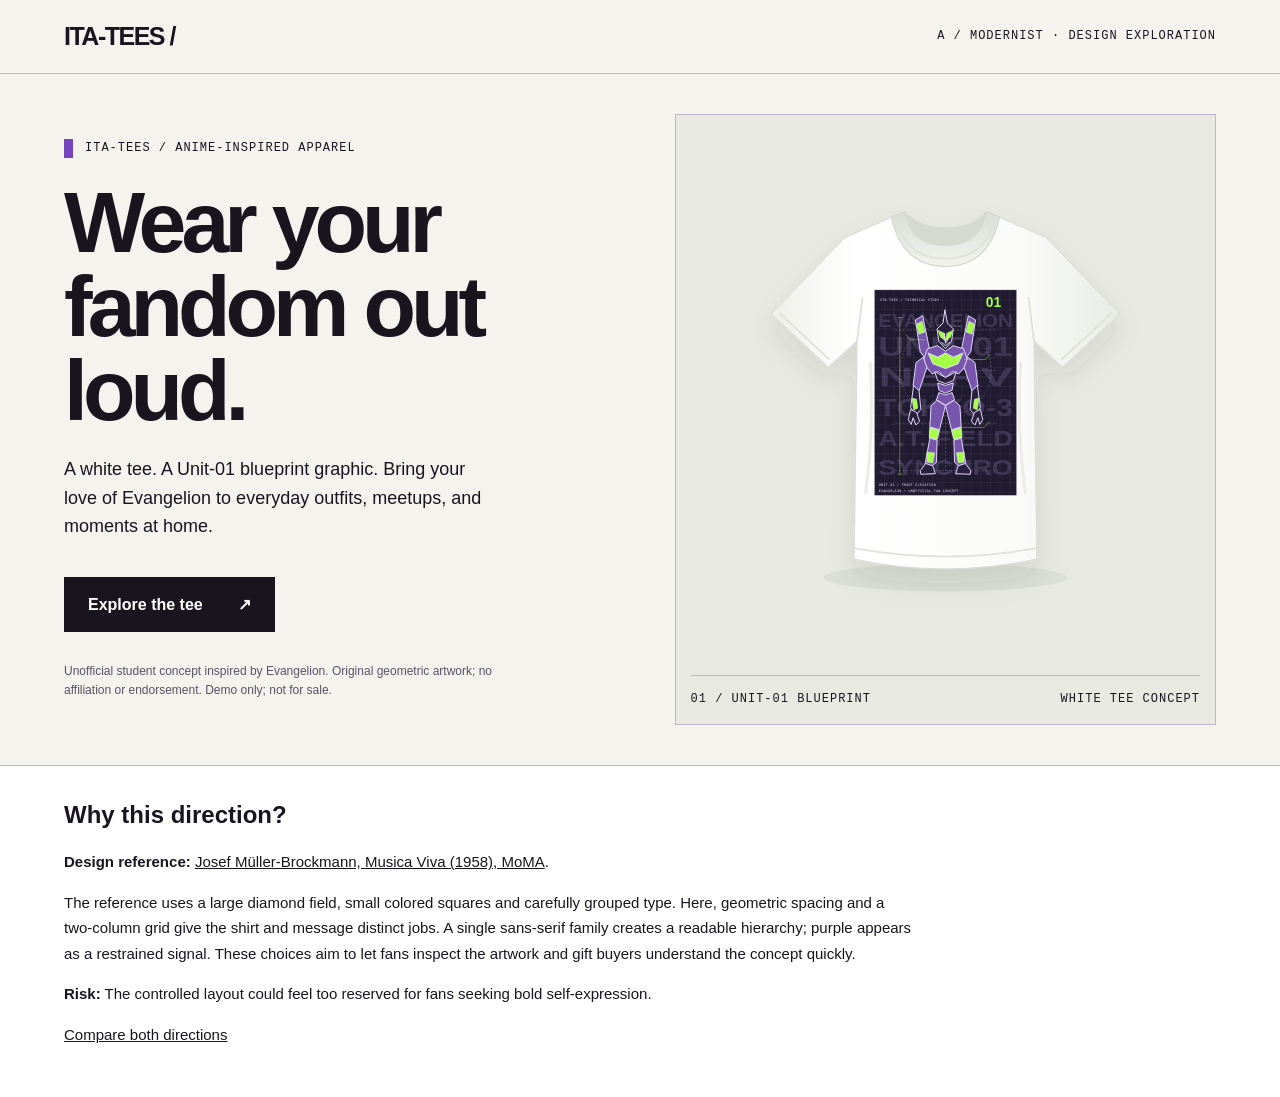
<file: public/explorations/modern.html>
<!doctype html>
<html lang="en">
  <head>
    <meta charset="utf-8" />
    <meta name="viewport" content="width=device-width, initial-scale=1" />
    <title>Ita-Tees — A / Modernist preview</title>
    <link rel="icon" href="data:," />
    <link rel="stylesheet" href="previews.css" />
  </head>
  <body class="modern">
    <header class="preview-header">
      <a class="brand" href="compare.html">ITA-TEES /</a
      ><span class="preview-label">A / Modernist · design exploration</span>
    </header>
    <main>
      <section class="hero" aria-labelledby="hero-title">
        <div class="copy">
          <p class="eyebrow">Ita-Tees / Anime-inspired apparel</p>
          <h1 id="hero-title">Wear your fandom out loud.</h1>
          <p class="support">
            A white tee. A Unit-01 blueprint graphic. Bring your love of
            Evangelion to everyday outfits, meetups, and moments at home.
          </p>
          <a class="cta" href="../index.html#product-form"
            >Explore the tee <span aria-hidden="true">↗</span></a
          >
          <p class="disclaimer">
            Unofficial student concept inspired by Evangelion. Original
            geometric artwork; no affiliation or endorsement. Demo only; not for
            sale.
          </p>
        </div>
        <div class="visual">
          <img
            src="../assets/mecha-shirt.svg"
            alt="White T-shirt with a simplified Unit-01 blueprint and Evangelion-related background text"
            width="800"
            height="880"
          />
          <div class="catalog">
            <span>01 / Unit-01 blueprint</span><span>White tee concept</span>
          </div>
        </div>
      </section>
      <section class="notes" aria-labelledby="notes-title">
        <h2 id="notes-title">Why this direction?</h2>
        <p>
          <strong>Design reference:</strong>
          <a href="https://www.moma.org/collection/works/7233/"
            >Josef Müller-Brockmann, Musica Viva (1958), MoMA</a
          >.
        </p>
        <p>
          The reference uses a large diamond field, small colored squares and
          carefully grouped type. Here, geometric spacing and a two-column grid
          give the shirt and message distinct jobs. A single sans-serif family
          creates a readable hierarchy; purple appears as a restrained signal.
          These choices aim to let fans inspect the artwork and gift buyers
          understand the concept quickly.
        </p>
        <p>
          <strong>Risk:</strong> The controlled layout could feel too reserved
          for fans seeking bold self-expression.
        </p>
        <p><a href="compare.html">Compare both directions</a></p>
      </section>
    </main>
  </body>
</html>
</file>
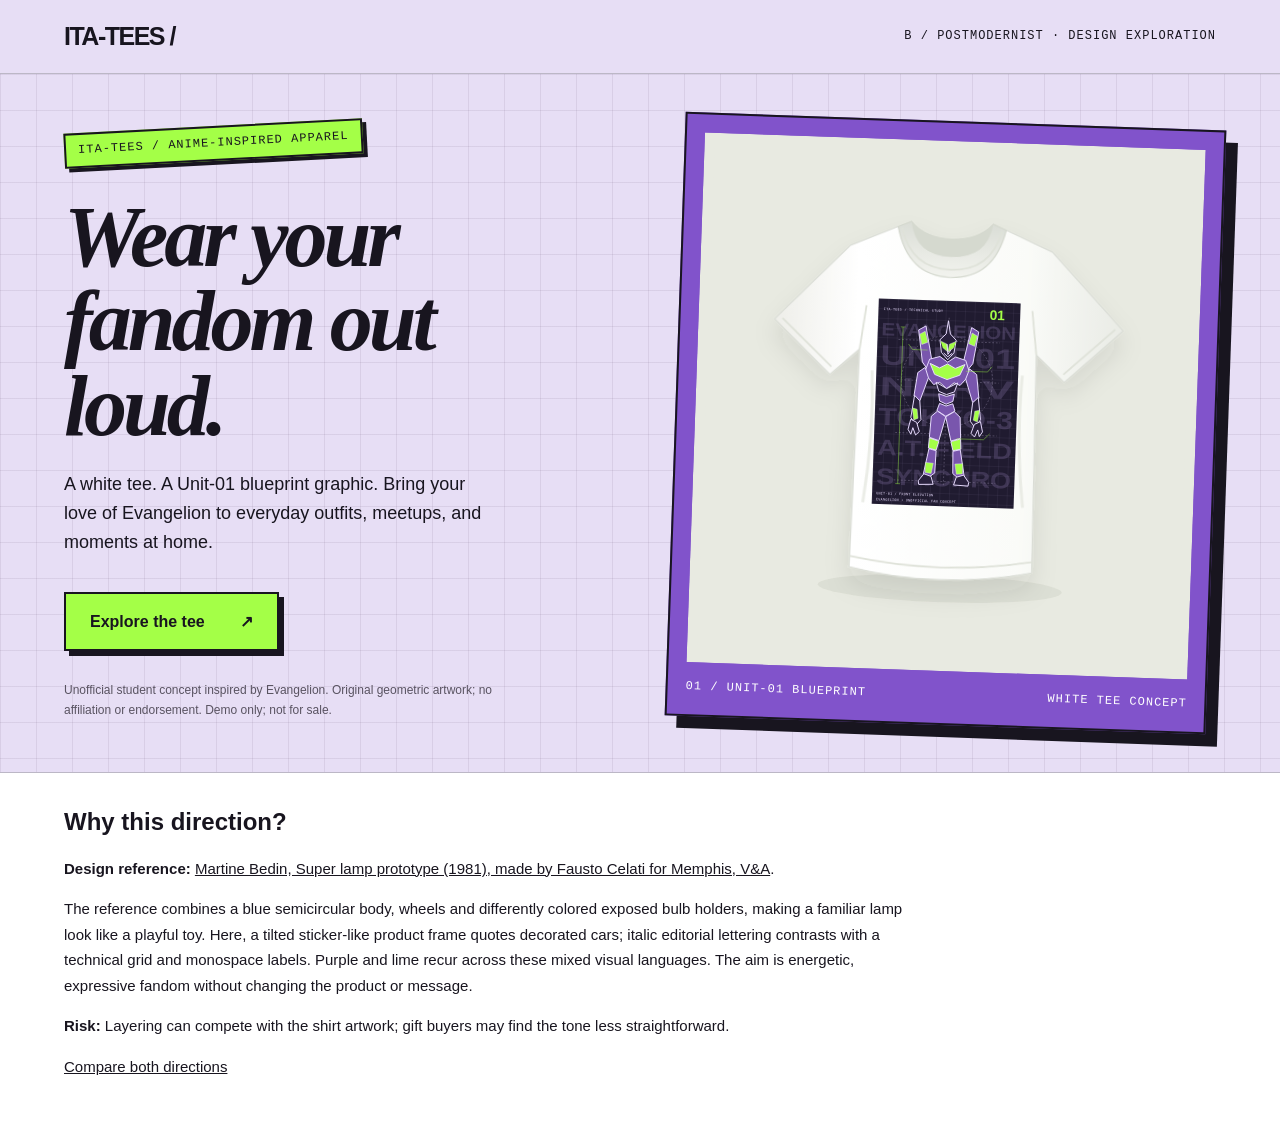
<file: public/explorations/postmodern.html>
<!doctype html>
<html lang="en">
  <head>
    <meta charset="utf-8" />
    <meta name="viewport" content="width=device-width, initial-scale=1" />
    <title>Ita-Tees — B / Postmodernist preview</title>
    <link rel="icon" href="data:," />
    <link rel="stylesheet" href="previews.css" />
  </head>
  <body class="postmodern">
    <header class="preview-header">
      <a class="brand" href="compare.html">ITA-TEES /</a
      ><span class="preview-label">B / Postmodernist · design exploration</span>
    </header>
    <main>
      <section class="hero" aria-labelledby="hero-title">
        <div class="copy">
          <p class="eyebrow">Ita-Tees / Anime-inspired apparel</p>
          <h1 id="hero-title">Wear your fandom out loud.</h1>
          <p class="support">
            A white tee. A Unit-01 blueprint graphic. Bring your love of
            Evangelion to everyday outfits, meetups, and moments at home.
          </p>
          <a class="cta" href="../index.html#product-form"
            >Explore the tee <span aria-hidden="true">↗</span></a
          >
          <p class="disclaimer">
            Unofficial student concept inspired by Evangelion. Original
            geometric artwork; no affiliation or endorsement. Demo only; not for
            sale.
          </p>
        </div>
        <div class="visual">
          <img
            src="../assets/mecha-shirt.svg"
            alt="White T-shirt with a simplified Unit-01 blueprint and Evangelion-related background text"
            width="800"
            height="880"
          />
          <div class="catalog">
            <span>01 / Unit-01 blueprint</span><span>White tee concept</span>
          </div>
        </div>
      </section>
      <section class="notes" aria-labelledby="notes-title">
        <h2 id="notes-title">Why this direction?</h2>
        <p>
          <strong>Design reference:</strong>
          <a href="https://www.vam.ac.uk/articles/what-is-postmodernism"
            >Martine Bedin, Super lamp prototype (1981), made by Fausto Celati
            for Memphis, V&amp;A</a
          >.
        </p>
        <p>
          The reference combines a blue semicircular body, wheels and
          differently colored exposed bulb holders, making a familiar lamp look
          like a playful toy. Here, a tilted sticker-like product frame quotes
          decorated cars; italic editorial lettering contrasts with a technical
          grid and monospace labels. Purple and lime recur across these mixed
          visual languages. The aim is energetic, expressive fandom without
          changing the product or message.
        </p>
        <p>
          <strong>Risk:</strong> Layering can compete with the shirt artwork;
          gift buyers may find the tone less straightforward.
        </p>
        <p><a href="compare.html">Compare both directions</a></p>
      </section>
    </main>
  </body>
</html>
</file>
<file: public/styles.css>
/* Shared brand tokens. Change these after you agree on your brand direction.
   Both the storefront and the live style guide use this file. */
:root {
  --color-paper: #e7def5;
  --color-ink: #18151f;
  --color-muted: #595361;
  --color-line: #bcb7c6;
  --color-accent: #a4ff47;
  --color-soft: #f4f1f8;
  --color-white: #fff;
  --color-purple: #8153cb;
  --color-danger: #992e28;
  --font-body:
    system-ui, -apple-system, blinkmacsystemfont, "Segoe UI", sans-serif;
  --font-display: "Arial Black", "Arial", sans-serif;
  --font-mono: ui-monospace, sfmono-regular, consolas, monospace;
  --space-1: 0.5rem;
  --space-2: 1rem;
  --space-3: 1.5rem;
  --space-4: 2rem;
  --space-5: 3rem;
  --space-6: 4rem;
  --page-width: 1440px;
}

* {
  box-sizing: border-box;
}

html {
  scroll-behavior: smooth;
  scroll-padding-top: 1.5rem;
}

body {
  margin: 0;
  background: var(--color-paper);
  color: var(--color-ink);
  font-family: var(--font-body);
  line-height: 1.6;
  -webkit-font-smoothing: antialiased;
  background-image:
    linear-gradient(#74628112 1px, transparent 1px),
    linear-gradient(90deg, #74628112 1px, transparent 1px);
  background-size: 36px 36px;
}

img,
svg {
  display: block;
  max-width: 100%;
}

button,
a,
input {
  -webkit-tap-highlight-color: transparent;
}

a {
  color: inherit;
  text-underline-offset: 0.2em;
  text-decoration-thickness: 1px;
}

a:hover {
  text-decoration-thickness: 2px;
}

button,
input {
  font: inherit;
}

button {
  cursor: pointer;
}

button:disabled {
  cursor: default;
}

:focus-visible {
  outline: 3px solid var(--color-ink);
  outline-offset: 5px;
}

[hidden] {
  display: none !important;
}

::selection {
  background: var(--color-accent);
  color: var(--color-ink);
}

h1,
h2,
h3,
p {
  margin: 0;
}

h1,
h2,
h3 {
  font-family: var(--font-display);
  font-weight: 550;
}

h1 {
  font-size: clamp(3.4rem, 6.25vw, 6.6rem);
  line-height: 0.99;
  font-weight: 900;
  font-style: oblique;
  letter-spacing: -0.055em;
}

h2 {
  font-size: clamp(2rem, 3.6vw, 3.75rem);
  line-height: 1.08;
  letter-spacing: -0.055em;
}

h3 {
  font-size: 1.3rem;
  line-height: 1.3;
  letter-spacing: -0.03em;
}

p + p {
  margin-top: var(--space-2);
}

.wrap {
  width: min(calc(100% - 6rem), var(--page-width));
  margin-inline: auto;
}

.muted {
  color: var(--color-muted);
}

.eyebrow,
.micro-label,
.visual-label,
.image-caption,
.section-number,
.type-label,
.token-name {
  font-family: var(--font-mono);
  font-size: 0.68rem;
  font-weight: 500;
  line-height: 1.5;
  letter-spacing: 0.06em;
  text-transform: uppercase;
}

.eyebrow {
  display: flex;
  align-items: center;
  gap: 0.55rem;
}

.status-dot {
  width: 7px;
  height: 7px;
  display: inline-block;
  background: var(--color-ink);
  border-radius: 50%;
}

.skip-link {
  position: fixed;
  top: 8px;
  left: 8px;
  z-index: 10;
  transform: translateY(-180%);
  padding: 0.75rem 1rem;
  background: var(--color-ink);
  color: var(--color-white);
}

.skip-link:focus {
  transform: translateY(0);
}

.starter-notice {
  display: flex;
  justify-content: space-between;
  align-items: center;
  gap: 1.5rem;
  padding: 0.8rem 3rem;
  background: var(--color-accent);
  font-size: 0.73rem;
  line-height: 1.5;
}

.starter-notice a {
  flex-shrink: 0;
  font-weight: 650;
}

.site-header {
  min-height: 106px;
  display: flex;
  align-items: center;
  gap: 3rem;
  border-bottom: 1px solid var(--color-line);
}

.brand-link {
  display: inline-block;
  flex-shrink: 0;
}

.wordmark {
  width: 175px;
  height: auto;
}

.main-nav {
  display: flex;
  justify-content: center;
  align-items: center;
  gap: 2rem;
  margin-inline: auto;
}

.nav-link,
.bag-link {
  text-decoration: none;
  font-size: 0.8rem;
}

.nav-link {
  padding-block: 0.5rem;
  border-bottom: 1px solid transparent;
}

.nav-link:hover,
.nav-link[aria-current="page"] {
  border-color: currentcolor;
}

.bag-link {
  display: flex;
  align-items: center;
  gap: 0.65rem;
  white-space: nowrap;
}

.bag-count {
  display: grid;
  place-items: center;
  min-width: 1.7rem;
  height: 1.7rem;
  border: 1px solid var(--color-ink);
  border-radius: 50%;
  font-size: 0.7rem;
}

.product-section {
  display: grid;
  padding-block: var(--space-5) 5rem;
  align-items: start;
  grid-template-columns: 1fr 1fr;
  gap: 5rem;
}

.product-visual {
  position: relative;
  padding: 1rem;
  border: 2px solid var(--color-ink);
  background: var(--color-purple);
  box-shadow: 12px 12px 0 var(--color-ink);
  transform: rotate(2deg);
  margin: 1rem;
}

.visual-label {
  z-index: 1;
  inset: 1.3rem 1.4rem auto;
  display: flex;
  justify-content: space-between;
  gap: 1rem;
  font-size: 0.6rem;
  position: static;
  color: var(--color-white);
  margin-bottom: 0.8rem;
}

.shirt-image {
  width: 100%;
  height: auto;
  aspect-ratio: 800 / 880;
  object-fit: contain;
  background: var(--color-soft);
}

.image-caption {
  display: flex;
  align-items: center;
  justify-content: space-between;
  gap: 1rem;
  border-top: 1px solid var(--color-line);
  font-size: 0.59rem;
  color: var(--color-white);
  padding: 0.8rem 0 0;
}

.image-caption > :last-child {
  font-family: var(--font-body);
  font-size: 1.5rem;
  line-height: 1;
}

.product-information {
  max-width: 530px;
  padding-block: 1rem;
}

.product-information h1 {
  margin-top: 1.6rem;
  font-size: clamp(3rem, 5.2vw, 5.8rem);
}

.product-intro {
  font-size: 1.2rem;
  line-height: 1.5;
  margin-top: 1.8rem;
  letter-spacing: -0.025em;
}

.product-description {
  margin-top: 0.6rem;
  font-size: 0.88rem;
  max-width: 430px;
}

.price-row {
  display: flex;
  align-items: center;
  justify-content: space-between;
  gap: 1rem;
  margin-block: 2rem 1.5rem;
  padding-bottom: 1.2rem;
  border-bottom: 1px solid var(--color-line);
}

.price {
  font-size: 1.65rem;
  letter-spacing: -0.04em;
  font-weight: 600;
}

.price span {
  font-family: var(--font-mono);
  font-size: 0.65rem;
  font-weight: 400;
  letter-spacing: 0;
  margin-left: 0.25rem;
}

.price-row .micro-label {
  color: var(--color-muted);
  font-size: 0.6rem;
}

fieldset {
  padding: 0;
  margin: 0;
  border: 0;
  min-width: 0;
}

legend {
  padding: 0;
  font-size: 0.84rem;
  font-weight: 650;
}

.field-help {
  margin-top: 0.3rem;
  color: var(--color-muted);
  font-size: 0.74rem;
}

.size-options {
  display: grid;
  grid-template-columns: repeat(4, 1fr);
  gap: 0.6rem;
  margin-top: 1rem;
}

.size-option {
  position: relative;
  cursor: pointer;
}

.size-option input {
  position: absolute;
  opacity: 0;
  width: 100%;
  height: 100%;
  margin: 0;
  cursor: pointer;
}

.size-option span {
  display: grid;
  place-items: center;
  min-height: 3.2rem;
  border: 1px solid var(--color-line);
  background: var(--color-paper);
  font-size: 0.83rem;
  transition:
    background 150ms ease,
    border-color 150ms ease;
}

.size-option input:checked + span {
  background: var(--color-ink);
  border-color: var(--color-ink);
  color: var(--color-paper);
}

.size-option input:hover + span {
  border-color: var(--color-ink);
}

.size-option input:focus-visible + span {
  outline: 3px solid var(--color-ink);
  outline-offset: 4px;
}

.size-option input:focus-visible {
  outline: none;
}

.field-error {
  color: var(--color-danger);
  font-size: 0.8rem;
  margin-top: 0.9rem;
  font-weight: 550;
}

.button {
  display: inline-flex;
  align-items: center;
  justify-content: space-between;
  gap: 2rem;
  min-height: 3.4rem;
  border: 1px solid var(--color-ink);
  padding: 0.9rem 1.25rem;
  font-size: 0.82rem;
  font-weight: 550;
  line-height: 1.4;
  text-decoration: none;
  transition:
    background 150ms ease,
    color 150ms ease;
}

.button > span[aria-hidden] {
  font-size: 1.25rem;
  line-height: 1;
}

.button-primary {
  background: var(--color-accent);
  color: var(--color-ink);
  border: 2px solid var(--color-ink);
  box-shadow: 5px 5px 0 var(--color-ink);
}

.button-primary:hover {
  color: var(--color-ink);
  background: var(--color-white);
}

.button-secondary {
  color: var(--color-ink);
  background: var(--color-white);
}

.button-secondary:hover {
  background: var(--color-soft);
}

.add-button {
  width: 100%;
  margin-top: 1.4rem;
}

.demo-disclaimer {
  font-size: 0.68rem;
  line-height: 1.65;
  color: var(--color-muted);
  margin-top: 0.9rem;
  max-width: 420px;
}

.product-facts {
  margin-bottom: 0;
  margin-top: 1.8rem;
}

.product-facts div {
  display: flex;
  justify-content: space-between;
  gap: 1rem;
  padding-block: 0.62rem;
  border-top: 1px solid var(--color-line);
  font-size: 0.71rem;
}

.product-facts dt {
  color: var(--color-muted);
}

.product-facts dd {
  margin: 0;
  font-weight: 500;
  text-align: right;
}

.bag-section {
  display: grid;
  grid-template-columns: 1fr 1fr;
  gap: 3rem;
  border-top: 1px solid var(--color-line);
  padding-block: 3rem;
}

.bag-section h2 {
  margin-top: 0.6rem;
  font-size: clamp(2rem, 3vw, 3rem);
}

.bag-details {
  padding-top: 0.2rem;
  font-size: 0.85rem;
}

.bag-message {
  max-width: 500px;
}

.bag-items {
  list-style: none;
  margin: 1rem 0;
  padding: 0;
}

.bag-items:empty {
  margin: 0;
}

.bag-items li {
  padding-block: 0.55rem;
  border-bottom: 1px solid var(--color-line);
  font-size: 0.78rem;
}

.text-button {
  padding: 0.5rem 0;
  border: 0;
  background: transparent;
  color: var(--color-ink);
  font-size: 0.8rem;
  text-decoration: underline;
  text-underline-offset: 0.25rem;
}

.text-button:disabled {
  opacity: 0.5;
}

.bag-details .field-help {
  margin-top: 0.4rem;
  font-size: 0.69rem;
}

.starter-next {
  display: grid;
  grid-template-columns: 1fr 1fr;
  gap: 1.5rem 3rem;
  background: var(--color-accent);
  padding: 2.7rem 3rem 3rem;
  margin-block: 1rem 4rem;
  border: 2px solid var(--color-ink);
  box-shadow: 8px 8px 0 var(--color-ink);
}

.starter-next > .eyebrow {
  grid-column: 1 / -1;
}

.starter-next > div {
  max-width: 470px;
  font-size: 0.86rem;
}

.starter-next .button {
  margin-top: 1.6rem;
}

.site-footer {
  display: flex;
  align-items: center;
  justify-content: space-between;
  gap: 2rem;
  border-top: 1px solid var(--color-line);
  padding-block: 1.6rem;
  font-size: 0.67rem;
  color: var(--color-muted);
}

.footer-tagline {
  margin: 0;
}

.footer-separator {
  margin-inline: 0.6rem;
  color: var(--color-ink);
}

.site-footer a {
  color: var(--color-ink);
}

/* Shared editorial pages */
.page-hero {
  padding-block: 4.5rem 3.8rem;
  display: grid;
  grid-template-columns: 1.25fr 0.75fr;
  align-items: end;
  gap: 1.3rem 4rem;
}

.page-hero > .eyebrow {
  grid-column: 1 / -1;
}

.page-hero h1 {
  font-size: clamp(3.5rem, 6.8vw, 7.3rem);
}

.page-hero .hero-summary {
  max-width: 400px;
  font-size: 0.95rem;
  color: var(--color-muted);
  padding-bottom: 0.25rem;
}

.hero-summary strong {
  font-weight: 550;
  color: var(--color-ink);
}

.page-subnav {
  display: flex;
  flex-wrap: wrap;
  gap: 0.6rem 1.8rem;
  padding-block: 1rem;
  border-top: 1px solid var(--color-line);
  border-bottom: 1px solid var(--color-line);
  font-size: 0.76rem;
}

.section-link {
  text-decoration: none;
}

.section-link:hover {
  text-decoration: underline;
}

.guide-section {
  padding-block: 3rem;
  border-bottom: 1px solid var(--color-line);
  display: grid;
  grid-template-columns: 0.32fr 1fr;
  column-gap: 3rem;
}

.section-heading .section-number {
  color: var(--color-muted);
  display: block;
  margin-bottom: 0.8rem;
}

.section-heading h2 {
  font-size: clamp(1.7rem, 2.5vw, 2.65rem);
}

.section-heading p {
  font-size: 0.78rem;
  color: var(--color-muted);
  margin-top: 1rem;
  max-width: 210px;
}

.guide-content {
  min-width: 0;
}

.draft-label {
  display: inline-block;
  padding: 0.3rem 0.55rem;
  background: var(--color-accent);
  color: var(--color-ink);
  font-family: var(--font-mono);
  font-size: 0.6rem;
  line-height: 1.4;
  letter-spacing: 0.03em;
  text-transform: uppercase;
}

.decision-grid {
  display: grid;
  grid-template-columns: repeat(3, 1fr);
  gap: 1.5rem;
  margin-top: 1.6rem;
}

.decision-grid > div {
  border-top: 1px solid var(--color-line);
  padding-top: 0.8rem;
}

.decision-grid h3 {
  font-size: 0.85rem;
  font-weight: 650;
  letter-spacing: 0;
}

.decision-grid p {
  font-size: 0.8rem;
  color: var(--color-muted);
  margin-top: 0.5rem;
}

.decision-grid .undecided {
  font-size: 1.5rem;
  font-weight: 450;
  color: var(--color-ink);
  letter-spacing: -0.04em;
}

.logo-board {
  min-height: 230px;
  display: grid;
  place-items: center;
  padding: 3rem;
  background: var(--color-white);
  border: 1px solid var(--color-line);
}

.logo-board img {
  width: min(100%, 380px);
}

.logo-variants {
  display: grid;
  grid-template-columns: 1fr 1fr;
  border: 1px solid var(--color-line);
  border-top: 0;
}

.logo-variant {
  min-height: 140px;
  padding: 1.5rem;
  display: flex;
  flex-direction: column;
  justify-content: space-between;
  gap: 1.5rem;
}

.logo-variant + .logo-variant {
  border-left: 1px solid var(--color-line);
}

.logo-small {
  width: 110px;
  height: auto;
}

.logo-mono {
  width: 190px;
  filter: none;
}

.logo-variant p,
.guide-note {
  font-size: 0.73rem;
  color: var(--color-muted);
}

.guide-note {
  margin-top: 1rem;
  max-width: 680px;
}

.palette-grid {
  display: grid;
  grid-template-columns: repeat(5, 1fr);
  gap: 0.65rem;
}

.color-swatch {
  height: 120px;
  border: 1px solid var(--color-line);
  background: var(--swatch-color);
}

.palette-card h3 {
  font-size: 0.76rem;
  letter-spacing: 0;
  font-weight: 650;
  margin-top: 0.65rem;
}

.palette-card code {
  font-family: var(--font-mono);
  font-size: 0.65rem;
  color: var(--color-muted);
  display: block;
  margin-top: 0.15rem;
}

.palette-card p {
  font-size: 0.66rem;
  color: var(--color-muted);
  margin-top: 0.4rem;
  line-height: 1.5;
}

.type-specimen {
  border-top: 1px solid var(--color-line);
  padding-block: 1.3rem;
}

.type-specimen:first-child {
  border-top: 0;
  padding-top: 0;
}

.type-label {
  display: block;
  margin-bottom: 1rem;
  color: var(--color-muted);
  font-size: 0.6rem;
}

.type-display {
  font-family: var(--font-display);
  font-size: clamp(2.5rem, 4.5vw, 5rem);
  line-height: 1;
  max-width: 700px;
  font-weight: 900;
  font-style: oblique;
  letter-spacing: -0.055em;
}

.type-body {
  font-family: var(--font-body);
  font-size: 1rem;
  max-width: 570px;
}

.type-mono {
  font-family: var(--font-mono);
  text-transform: uppercase;
  font-size: 0.7rem;
  letter-spacing: 0.06em;
}

.spacing-grid {
  display: flex;
  flex-wrap: wrap;
  align-items: start;
  gap: 2rem;
}

.spacing-token {
  min-width: 52px;
}

.spacing-bar {
  width: var(--token-size);
  height: 40px;
  background: var(--color-ink);
  margin-bottom: 0.9rem;
}

.token-name {
  display: block;
  font-size: 0.6rem;
}

.spacing-token code {
  font-family: var(--font-mono);
  color: var(--color-muted);
  font-size: 0.65rem;
}

.button-samples {
  display: flex;
  flex-wrap: wrap;
  gap: 1rem;
}

.button-samples .button {
  min-width: 185px;
}

.voice-grid {
  display: grid;
  grid-template-columns: 1fr 1fr;
  gap: 2rem;
}

.voice-grid h3 {
  font-size: 0.95rem;
  font-weight: 600;
  margin-bottom: 0.65rem;
}

.voice-grid p {
  font-size: 0.84rem;
  color: var(--color-muted);
}

.voice-example {
  font-size: 1.7rem !important;
  color: var(--color-ink) !important;
  letter-spacing: -0.035em;
  line-height: 1.3;
}

.guide-footer-note {
  display: flex;
  gap: 2rem;
  align-items: center;
  justify-content: space-between;
  background: var(--color-soft);
  padding: 1.5rem 2rem;
  margin-block: 2rem 4rem;
}

.guide-footer-note p {
  font-size: 0.83rem;
  max-width: 680px;
}

.guide-footer-note a {
  font-size: 0.8rem;
  white-space: nowrap;
}

@media (width >= 1600px) {
  .product-section {
    gap: 8rem;
  }
}

@media (width <= 1100px) {
  .wrap {
    width: calc(100% - 4rem);
  }

  .starter-notice {
    padding-inline: 2rem;
  }

  .site-header {
    gap: 1.7rem;
  }

  .main-nav {
    gap: 1.25rem;
  }

  .product-section {
    gap: 3rem;
    align-items: start;
  }

  .product-information h1 {
    font-size: clamp(3.4rem, 7vw, 5rem);
  }

  .product-information {
    padding-top: 0.5rem;
  }

  .product-intro {
    margin-top: 1.4rem;
  }

  .price-row {
    margin-top: 1.5rem;
  }

  .page-hero {
    column-gap: 2rem;
  }

  .guide-section {
    grid-template-columns: 0.35fr 1fr;
    gap: 2rem;
  }

  .palette-grid {
    grid-template-columns: repeat(3, 1fr);
    row-gap: 1.6rem;
  }
}

@media (width <= 760px) {
  .wrap {
    width: calc(100% - 2.5rem);
  }

  .starter-notice {
    padding: 0.75rem 1.25rem;
    font-size: 0.67rem;
    gap: 1rem;
  }

  .starter-notice > span {
    max-width: 480px;
  }

  .starter-notice a {
    font-size: 0.65rem;
  }

  .site-header {
    min-height: 108px;
    display: grid;
    grid-template-columns: 1fr auto;
    gap: 0.5rem 1rem;
    padding-block: 1.2rem 1rem;
  }

  .wordmark {
    width: 130px;
  }

  .main-nav {
    grid-row: 2;
    grid-column: 1 / -1;
    margin: 0;
    justify-content: flex-start;
    gap: 1.5rem;
  }

  .nav-link,
  .bag-link {
    font-size: 0.73rem;
  }

  .bag-link {
    grid-column: 2;
    grid-row: 1;
  }

  .bag-count {
    min-width: 1.5rem;
    height: 1.5rem;
  }

  .product-section {
    grid-template-columns: 1fr;
    gap: 2rem;
    padding-block: 1.5rem 3rem;
  }

  .product-visual {
    max-width: 600px;
    width: 100%;
    margin-inline: auto;
  }

  .shirt-image {
    max-height: 530px;
  }

  .product-information {
    max-width: none;
    padding: 0;
  }

  .product-information h1 {
    font-size: clamp(4.2rem, 13vw, 7rem);
    margin-top: 1rem;
  }

  .product-intro {
    font-size: 1.1rem;
    margin-top: 1.4rem;
  }

  .product-description {
    max-width: 580px;
  }

  .product-facts {
    margin-top: 1.5rem;
  }

  .bag-section {
    grid-template-columns: 1fr;
    gap: 1.3rem;
    padding-block: 2rem;
  }

  .bag-section h2 {
    margin-top: 0.6rem;
  }

  .starter-next {
    grid-template-columns: 1fr;
    padding: 1.8rem;
    gap: 1.3rem;
    margin-block: 1rem 3rem;
  }

  .starter-next > div {
    max-width: none;
  }

  .site-footer {
    flex-wrap: wrap;
    gap: 0.7rem 2rem;
    padding-block: 1.5rem;
  }

  .footer-tagline {
    display: none;
  }

  .page-hero {
    padding-block: 2.5rem;
    grid-template-columns: 1fr;
    row-gap: 1.4rem;
  }

  .page-hero h1 {
    font-size: clamp(3.7rem, 11vw, 6rem);
  }

  .page-hero .hero-summary {
    max-width: 570px;
    font-size: 0.9rem;
  }

  .page-subnav {
    gap: 0.6rem 1.2rem;
    font-size: 0.72rem;
  }

  .guide-section {
    grid-template-columns: 1fr;
    gap: 1.8rem;
    padding-block: 2.3rem;
  }

  .section-heading {
    display: grid;
    grid-template-columns: 1fr 1fr;
    column-gap: 2rem;
  }

  .section-heading .section-number {
    grid-column: 1 / -1;
    margin-bottom: 0.5rem;
  }

  .section-heading p {
    max-width: none;
    margin: 0;
    font-size: 0.73rem;
  }

  .decision-grid {
    gap: 1rem;
  }

  .decision-grid .undecided {
    font-size: 1.3rem;
  }

  .decision-grid p {
    font-size: 0.73rem;
  }

  .palette-grid {
    grid-template-columns: repeat(5, 1fr);
  }

  .color-swatch {
    height: 85px;
  }

  .palette-card p {
    font-size: 0.62rem;
  }

  .palette-card code {
    font-size: 0.57rem;
  }

  .guide-footer-note {
    flex-direction: column;
    align-items: start;
    gap: 1rem;
    margin-block: 1.5rem 3rem;
    padding: 1.5rem;
  }
}

@media (width <= 420px) {
  .starter-notice {
    align-items: start;
    flex-direction: column;
    gap: 0.35rem;
  }

  .visual-label {
    inset: 1rem 1rem auto;
    font-size: 0.53rem;
  }

  .image-caption {
    font-size: 0.53rem;
    padding: 1rem;
  }

  .price-row .micro-label {
    font-size: 0.54rem;
  }

  .section-heading {
    grid-template-columns: 1fr;
    gap: 0.6rem;
  }

  .section-heading .section-number {
    margin: 0;
  }

  .decision-grid {
    grid-template-columns: 1fr;
    gap: 1.2rem;
  }

  .decision-grid > div {
    display: grid;
    grid-template-columns: 0.5fr 1fr;
    gap: 0.4rem 1rem;
  }

  .decision-grid p {
    margin-top: 0;
  }

  .decision-grid p:last-child {
    grid-column: 2;
  }

  .palette-grid {
    grid-template-columns: repeat(3, 1fr);
  }

  .color-swatch {
    height: 90px;
  }

  .logo-board {
    min-height: 190px;
    padding: 2rem;
  }

  .logo-variants {
    grid-template-columns: 1fr;
  }

  .logo-variant {
    min-height: 125px;
  }

  .logo-variant + .logo-variant {
    border-left: 0;
    border-top: 1px solid var(--color-line);
  }

  .voice-grid {
    grid-template-columns: 1fr;
    gap: 1.5rem;
  }
}

@media (prefers-reduced-motion: reduce) {
  html {
    scroll-behavior: auto;
  }

  *,
  *::before,
  *::after {
    transition: none !important;
    animation: none !important;
  }
}

/* Ita-Tees: the chosen postmodernist identity. */
.product-information .eyebrow {
  display: inline-block;
  background: var(--color-accent);
  padding: 0.3rem 0.65rem;
  border: 2px solid var(--color-ink);
  transform: rotate(-2deg);
}

.checklist {
  padding: 3rem;
  background: var(--color-white);
  border: 2px solid var(--color-ink);
  box-shadow: 8px 8px 0 var(--color-ink);
  margin-block: 2rem 4rem;
}

.checklist h2 {
  font-size: clamp(2rem, 4vw, 3.5rem);
  margin: 0.6rem 0 1rem;
}

.checklist ul {
  padding-left: 1.4rem;
  max-width: 850px;
}

.checklist li {
  padding-block: 0.4rem;
}

.checklist p {
  max-width: 850px;
}

@media (width <= 760px) {
  .product-section {
    grid-template-columns: 1fr;
    gap: 2.5rem;
  }

  .product-visual {
    width: calc(100% - 2rem);
  }

  .product-information h1 {
    font-size: clamp(3.2rem, 12vw, 5rem);
  }

  .checklist {
    padding: 1.5rem;
  }
}
</file>
<file: public/research.css>
/* Documentation uses the storefront's shared brand tokens. */
.research-header {
  display: flex;
  align-items: center;
  justify-content: space-between;
  gap: 2rem;
  padding-block: 2rem;
  border-bottom: 1px solid var(--color-line);
}

.research-header nav {
  display: flex;
  flex-wrap: wrap;
  gap: 1.3rem;
  font-size: 0.85rem;
}

.research-hero {
  padding-block: 4rem 2rem;
  max-width: 1100px;
}

.research-hero h1 {
  font-size: clamp(3.5rem, 8vw, 7rem);
  line-height: 0.98;
  margin-block: 1.5rem;
  font-family: var(--font-display);
  font-style: oblique;
  letter-spacing: -0.06em;
}

.research-hero > p {
  max-width: 700px;
}

.lead {
  font-size: 1.35rem;
  line-height: 1.5;
}

.hero-strip {
  display: flex;
  flex-wrap: wrap;
  gap: 1rem 2rem;
  margin-top: 2rem;
  padding: 1rem;
  background: var(--color-accent);
  border: 2px solid var(--color-ink);
  font-family: var(--font-mono);
  font-size: 0.7rem;
  box-shadow: 5px 5px 0 var(--color-ink);
}

.research-nav {
  display: flex;
  flex-wrap: wrap;
  gap: 0.7rem 1.5rem;
  border-bottom: 1px solid var(--color-line);
  padding-block: 1.5rem;
  font-size: 0.9rem;
}

.research-body {
  max-width: 1000px;
  margin-inline: auto;
}

.research-section {
  padding-block: 3rem;
  border-bottom: 1px solid var(--color-line);
  scroll-margin-top: 1rem;
}

.research-section h2 {
  font-size: clamp(1.8rem, 4vw, 2.7rem);
  margin-block: 0.5rem 1.5rem;
  line-height: 1.15;
}

.research-section h3 {
  font-size: 1.25rem;
  margin-block: 0.7rem 1rem;
  line-height: 1.4;
  letter-spacing: 0;
}

.research-section p {
  margin-block: 1rem;
  max-width: 78ch;
}

.source-card {
  padding: 1.5rem 2rem;
  background: var(--color-white);
  border: 1px solid var(--color-ink);
  margin-block: 1.5rem;
  box-shadow: 5px 5px 0 var(--color-line);
}

.source-date {
  font-size: 0.8rem;
  color: var(--color-muted);
}

.comparison {
  display: grid;
  grid-template-columns: 1fr 1fr;
  gap: 1.5rem;
}

.comparison article {
  background: var(--color-soft);
  padding: 1.5rem;
  border: 1px solid var(--color-line);
}

.tag {
  display: inline-block;
  font-family: var(--font-mono);
  font-size: 0.7rem;
  background: var(--color-accent);
  padding: 0.25rem 0.5rem;
}

.notice {
  border-left: 4px solid var(--color-purple);
  padding-left: 1rem;
}

.research-section blockquote {
  margin: 1.5rem 0;
  padding: 1rem 1.5rem;
  border-left: 4px solid var(--color-purple);
  background: var(--color-soft);
}

.history li,
.research-section ul li {
  margin-block: 0.8rem;
}

.research-main a {
  overflow-wrap: anywhere;
}

@media (width <= 760px) {
  .research-header {
    align-items: flex-start;
    flex-direction: column;
    gap: 1rem;
  }

  .research-hero {
    padding-top: 2rem;
  }

  .comparison {
    grid-template-columns: 1fr;
  }

  .source-card {
    padding: 1.25rem;
  }

  .research-section {
    padding-block: 2rem;
  }

  .lead {
    font-size: 1.15rem;
  }
}

@media print {
  .research-nav,
  .skip-link {
    display: none;
  }

  .research-section {
    break-inside: avoid;
  }

  .research-hero h1 {
    font-size: 3rem;
  }

  body {
    background: white;
  }

  .source-card {
    box-shadow: none;
  }
}
</file>
<file: public/studio.css>
/* Assignment overview: the README remains the setup authority. */
.studio-hero {
  padding-bottom: 3rem;
}

.studio-hero h1 {
  font-size: clamp(4rem, 8.4vw, 9rem);
}

.studio-hero .hero-summary {
  padding-bottom: 0.4rem;
}

.studio-hero .button {
  margin-top: 1.8rem;
}

.studio-ribbon {
  display: grid;
  grid-template-columns: 1fr auto;
  align-items: center;
  gap: 1.5rem;
  background: var(--color-accent);
  padding: 1.6rem 2rem;
}

.cycle {
  font-size: clamp(1.15rem, 2vw, 1.8rem);
  font-weight: 550;
  letter-spacing: -0.04em;
  line-height: 1.5;
}

.cycle span {
  font-weight: 350;
  margin-inline: 0.3rem;
}

.studio-ribbon .micro-label {
  max-width: 205px;
  text-align: right;
  font-size: 0.6rem;
}

.studio-intro {
  display: grid;
  grid-template-columns: 1fr 1fr;
  gap: 4rem;
  padding-block: 4rem;
  border-bottom: 1px solid var(--color-line);
}

.studio-intro h2 {
  margin-top: 0.9rem;
}

.studio-intro p {
  font-size: 0.9rem;
  color: var(--color-muted);
  max-width: 540px;
}

.studio-intro .lead {
  font-size: 1.15rem;
  color: var(--color-ink);
  line-height: 1.55;
  letter-spacing: -0.025em;
}

.path-section {
  padding-block: 4rem;
}

.path-intro {
  display: flex;
  justify-content: space-between;
  gap: 2rem;
  align-items: end;
  margin-bottom: 2rem;
}

.path-intro h2 {
  margin-top: 0.8rem;
}

.path-intro > p {
  font-size: 0.85rem;
  color: var(--color-muted);
  max-width: 340px;
}

.studio-path {
  margin: 0;
  padding: 0;
  list-style: none;
  display: grid;
  grid-template-columns: repeat(3, 1fr);
  border-top: 1px solid var(--color-line);
  border-left: 1px solid var(--color-line);
}

.studio-path > li {
  min-height: 280px;
  border-right: 1px solid var(--color-line);
  border-bottom: 1px solid var(--color-line);
  padding: 1.7rem;
  display: flex;
  flex-direction: column;
}

.stage-number {
  font-family: var(--font-mono);
  font-size: 0.7rem;
  color: var(--color-muted);
  margin-bottom: 2rem;
}

.studio-path h3 {
  font-size: 1.5rem;
  margin-bottom: 0.75rem;
}

.studio-path p {
  font-size: 0.8rem;
  color: var(--color-muted);
}

.studio-path .stage-output {
  font-size: 0.64rem;
  text-transform: uppercase;
  font-family: var(--font-mono);
  letter-spacing: 0.025em;
  margin-top: auto;
  padding-top: 1.5rem;
  color: var(--color-ink);
}

.comparison-section {
  display: grid;
  grid-template-columns: 0.6fr 1fr;
  gap: 4rem;
  padding-block: 3rem 4rem;
  border-top: 1px solid var(--color-line);
}

.comparison-section h2 {
  font-size: clamp(2rem, 3vw, 3rem);
  margin-top: 0.75rem;
}

.comparison-description {
  color: var(--color-muted);
  font-size: 0.82rem;
  margin-top: 1rem;
  max-width: 350px;
}

.comparison-grid {
  display: grid;
  grid-template-columns: 1fr 1fr;
  gap: 1rem;
}

.direction-card {
  border: 1px solid var(--color-line);
  padding: 1rem;
}

.direction-sketch {
  height: 160px;
  margin-bottom: 1.2rem;
  background: var(--color-white);
  overflow: hidden;
  position: relative;
}

.modern-sketch {
  display: grid;
  grid-template-columns: repeat(3, 1fr);
  gap: 0.5rem;
  padding: 1.2rem;
}

.modern-sketch::before {
  content: "Aa";
  font-size: 3.8rem;
  font-weight: 650;
  line-height: 1;
  letter-spacing: -0.08em;
  grid-column: 1 / -1;
}

.modern-sketch i {
  display: block;
  background: var(--color-ink);
  height: 0.4rem;
}

.postmodern-sketch::before {
  content: "Aa";
  position: absolute;
  font-family: Georgia, serif;
  font-style: italic;
  font-size: 5rem;
  transform: rotate(-14deg);
  inset: 0 0 auto 1rem;
  z-index: 1;
}

.postmodern-sketch::after {
  content: "TYPE";
  position: absolute;
  right: -3px;
  bottom: 16px;
  font-weight: 800;
  font-size: 2.5rem;
  letter-spacing: -0.075em;
  transform: rotate(9deg);
  text-decoration: underline;
  text-decoration-color: var(--color-accent);
  text-decoration-thickness: 16px;
  text-underline-offset: -8px;
}

.postmodern-sketch i {
  position: absolute;
  display: block;
  width: 100px;
  height: 100px;
  right: 15px;
  top: 10px;
  background: var(--color-accent);
  border-radius: 50%;
}

.modern-sketch i:last-child {
  background: var(--color-accent);
}

.direction-card h3 {
  font-size: 1rem;
  margin-bottom: 0.5rem;
}

.direction-card p {
  font-size: 0.75rem;
  color: var(--color-muted);
}

.comparison-caption {
  grid-column: 1 / -1;
  color: var(--color-muted);
  font-size: 0.68rem;
}

.example-section {
  padding: 2.5rem 3rem;
  background: var(--color-soft);
  display: grid;
  grid-template-columns: 0.6fr 1fr;
  gap: 3rem;
  margin-bottom: 4rem;
}

.example-section h2 {
  font-size: 2.3rem;
  margin-top: 0.8rem;
}

.example-chain {
  display: grid;
  grid-template-columns: 1fr;
  gap: 1.2rem;
}

.example-step {
  display: grid;
  grid-template-columns: 100px 1fr;
  gap: 1rem;
  padding-bottom: 1rem;
  border-bottom: 1px solid var(--color-line);
}

.example-step:last-child {
  padding-bottom: 0;
  border-bottom: 0;
}

.example-step .micro-label {
  font-size: 0.6rem;
  padding-top: 0.25rem;
}

.example-step p {
  font-size: 0.84rem;
}

.coach-section {
  display: grid;
  grid-template-columns: 1fr 1fr;
  gap: 4rem;
  border-top: 1px solid var(--color-line);
  padding-block: 3rem;
}

.coach-section h2 {
  margin-top: 0.8rem;
}

.coach-section p {
  font-size: 0.85rem;
  color: var(--color-muted);
  margin-top: 1rem;
  max-width: 470px;
}

.coach-quote {
  background: var(--color-white);
  border: 1px solid var(--color-line);
  margin: 0;
  padding: 2rem;
}

.coach-quote .micro-label {
  font-size: 0.6rem;
}

.coach-quote p {
  color: var(--color-ink);
  font-size: 1.3rem;
  line-height: 1.5;
  letter-spacing: -0.03em;
}

.coach-quote footer {
  font-family: var(--font-mono);
  font-size: 0.6rem;
  text-transform: uppercase;
  color: var(--color-muted);
  margin-top: 1.5rem;
}

.resource-section {
  border-top: 1px solid var(--color-line);
  padding-block: 3rem 4rem;
}

.resource-section h2 {
  margin-top: 0.8rem;
}

.resource-grid {
  display: grid;
  grid-template-columns: repeat(4, 1fr);
  gap: 1rem;
  margin-top: 2rem;
}

.resource-card {
  display: block;
  border: 1px solid var(--color-line);
  padding: 1.4rem;
  text-decoration: none;
}

.resource-card:hover {
  background: var(--color-soft);
}

.resource-card span {
  display: block;
  margin-bottom: 1rem;
  font-size: 0.66rem;
  font-family: var(--font-mono);
}

.resource-card h3 {
  font-size: 1rem;
}

.resource-card p {
  font-size: 0.74rem;
  color: var(--color-muted);
  margin-top: 0.6rem;
}

@media (width <= 1100px) {
  .studio-path > li {
    padding: 1.4rem;
  }

  .comparison-section {
    grid-template-columns: 0.65fr 1fr;
    gap: 2rem;
  }

  .example-section {
    gap: 2rem;
    padding: 2rem;
  }
}

@media (width <= 760px) {
  .studio-hero h1 {
    font-size: clamp(4rem, 13vw, 7rem);
  }

  .studio-hero .button {
    margin-top: 1.3rem;
  }

  .studio-ribbon {
    padding: 1.5rem;
    grid-template-columns: 1fr;
    gap: 0.7rem;
  }

  .studio-ribbon .micro-label {
    text-align: left;
    max-width: none;
  }

  .cycle span {
    margin-inline: 0.1rem;
  }

  .studio-intro {
    grid-template-columns: 1fr;
    gap: 1.7rem;
    padding-block: 2.5rem;
  }

  .studio-intro p {
    max-width: none;
  }

  .path-section {
    padding-block: 2.5rem;
  }

  .path-intro {
    align-items: start;
    flex-direction: column;
    gap: 1.2rem;
  }

  .path-intro > p {
    max-width: 540px;
  }

  .studio-path {
    grid-template-columns: repeat(2, 1fr);
  }

  .studio-path > li {
    min-height: 270px;
  }

  .studio-path h3 {
    font-size: 1.3rem;
  }

  .stage-number {
    margin-bottom: 1.5rem;
  }

  .comparison-section {
    grid-template-columns: 1fr;
    gap: 1.5rem;
    padding-block: 2.5rem;
  }

  .comparison-description {
    max-width: 540px;
  }

  .example-section {
    grid-template-columns: 1fr;
    gap: 2rem;
    padding: 1.6rem;
    margin-bottom: 2.5rem;
  }

  .coach-section {
    grid-template-columns: 1fr;
    gap: 1.7rem;
    padding-block: 2.5rem;
  }

  .coach-section p {
    max-width: none;
  }

  .coach-quote {
    padding: 1.6rem;
  }

  .resource-section {
    padding-block: 2.5rem 3rem;
  }

  .resource-grid {
    grid-template-columns: repeat(2, 1fr);
  }
}

@media (width <= 420px) {
  .studio-path {
    grid-template-columns: 1fr;
  }

  .studio-path > li {
    min-height: 235px;
  }

  .example-step {
    grid-template-columns: 1fr;
    gap: 0.4rem;
  }

  .resource-grid {
    gap: 0.7rem;
  }

  .resource-card {
    padding: 1rem;
  }

  .comparison-grid {
    gap: 0.7rem;
  }

  .direction-card {
    padding: 0.75rem;
  }

  .direction-sketch {
    height: 135px;
  }
}
</file>
<file: public/explorations/compare.css>
* {
  box-sizing: border-box;
}

body {
  margin: 0;
  background: #dedbe4;
  color: #18151f;
  font-family: Arial, sans-serif;
}

header,
main {
  padding: 24px;
}

h1 {
  font-size: 38px;
  margin: 0;
}

a {
  color: #422474;
}

iframe {
  display: block;
  border: 0;
  background: white;
  max-width: none;
}

.desktop {
  overflow: auto;
}

.phones {
  display: flex;
  flex-wrap: wrap;
  gap: 24px;
  overflow: auto;
}
</file>
<file: public/explorations/previews.css>
* {
  box-sizing: border-box;
}

body {
  margin: 0;
  color: #18151f;
  background: #f5f3ed;
  font-family: Arial, Helvetica, sans-serif;
}

a {
  color: inherit;
}

a:focus-visible {
  outline: 4px solid #6841ab;
  outline-offset: 5px;
}

.preview-header {
  display: flex;
  justify-content: space-between;
  align-items: center;
  gap: 20px;
  padding: 22px 5%;
  border-bottom: 1px solid #bcb7c6;
}

.brand {
  font-size: 25px;
  font-weight: 900;
  letter-spacing: -1.5px;
  text-decoration: none;
}

.preview-label,
.eyebrow,
.catalog {
  font: 12px/1.6 monospace;
  text-transform: uppercase;
  letter-spacing: 1px;
}

.hero {
  display: grid;
  grid-template-columns: 1fr 1fr;
  gap: 6%;
  align-items: center;
  min-height: 650px;
  padding: 40px 5%;
}

.copy {
  min-width: 0;
}

h1 {
  font-size: clamp(48px, 6.8vw, 86px);
  letter-spacing: -5px;
  line-height: 0.98;
  margin: 22px 0;
  max-width: 600px;
}

.support {
  font-size: 18px;
  line-height: 1.6;
  max-width: 430px;
}

.cta {
  display: inline-flex;
  align-items: center;
  justify-content: space-between;
  gap: 35px;
  padding: 18px 24px;
  background: #18151f;
  color: white;
  text-decoration: none;
  font-weight: 700;
  margin: 18px 0;
  min-height: 54px;
}

.visual {
  position: relative;
  min-width: 0;
}

.visual img {
  display: block;
  width: 100%;
  height: auto;
  max-height: 530px;
  object-fit: contain;
}

.catalog {
  display: flex;
  justify-content: space-between;
  gap: 12px;
  margin-top: 15px;
}

.disclaimer {
  font-size: 12px;
  line-height: 1.6;
  color: #595361;
  max-width: 440px;
}

.modern .eyebrow {
  border-left: 9px solid #7445bd;
  padding-left: 12px;
}

.modern .visual {
  padding: 15px;
  border: 1px solid #bcb7c6;
  background: #e8eae1;
}

.modern .catalog {
  border-top: 1px solid #bcb7c6;
  padding-top: 14px;
}

.notes {
  padding: 35px 5%;
  border-top: 1px solid #bcb7c6;
  background: #fff;
}

.notes h2 {
  margin-top: 0;
  font-size: 24px;
}

.notes p,
.notes li {
  max-width: 850px;
  font-size: 15px;
  line-height: 1.7;
}

.postmodern {
  background: #e7def5;
}

.postmodern .hero {
  background-image:
    linear-gradient(#74628120 1px, transparent 1px),
    linear-gradient(90deg, #74628120 1px, transparent 1px);
  background-size: 36px 36px;
}

.postmodern h1 {
  font-family: Georgia, "Times New Roman", serif;
  font-weight: 900;
  font-style: italic;
  letter-spacing: -4px;
}

.postmodern .eyebrow {
  display: inline-block;
  padding: 6px 12px;
  background: #a4ff47;
  border: 2px solid #18151f;
  transform: rotate(-3deg);
  box-shadow: 4px 4px 0 #18151f;
}

.postmodern .visual {
  padding: 18px;
  border: 2px solid #18151f;
  background: #8153cb;
  box-shadow: 12px 12px 0 #18151f;
  transform: rotate(2deg);
}

.postmodern .visual img {
  background: #e8eae1;
}

.postmodern .catalog {
  color: #fff;
}

.postmodern .cta {
  background: #a4ff47;
  color: #18151f;
  border: 2px solid #18151f;
  box-shadow: 5px 5px 0 #18151f;
}

@media (width <= 650px) {
  .preview-header {
    padding: 20px;
    flex-wrap: wrap;
    gap: 8px;
  }

  .hero {
    grid-template-columns: 1fr;
    padding: 35px 22px;
    gap: 30px;
  }

  h1 {
    font-size: 59px;
    letter-spacing: -3px;
  }

  .support {
    font-size: 17px;
  }

  .visual {
    max-width: 450px;
    width: 100%;
    margin: auto;
  }

  .postmodern .visual {
    width: calc(100% - 12px);
  }

  .catalog {
    font-size: 10px;
  }

  .notes {
    padding: 30px 22px;
  }
}

.logo-review-board {
  display: block;
  width: 100%;
  height: auto;
}
</file>
